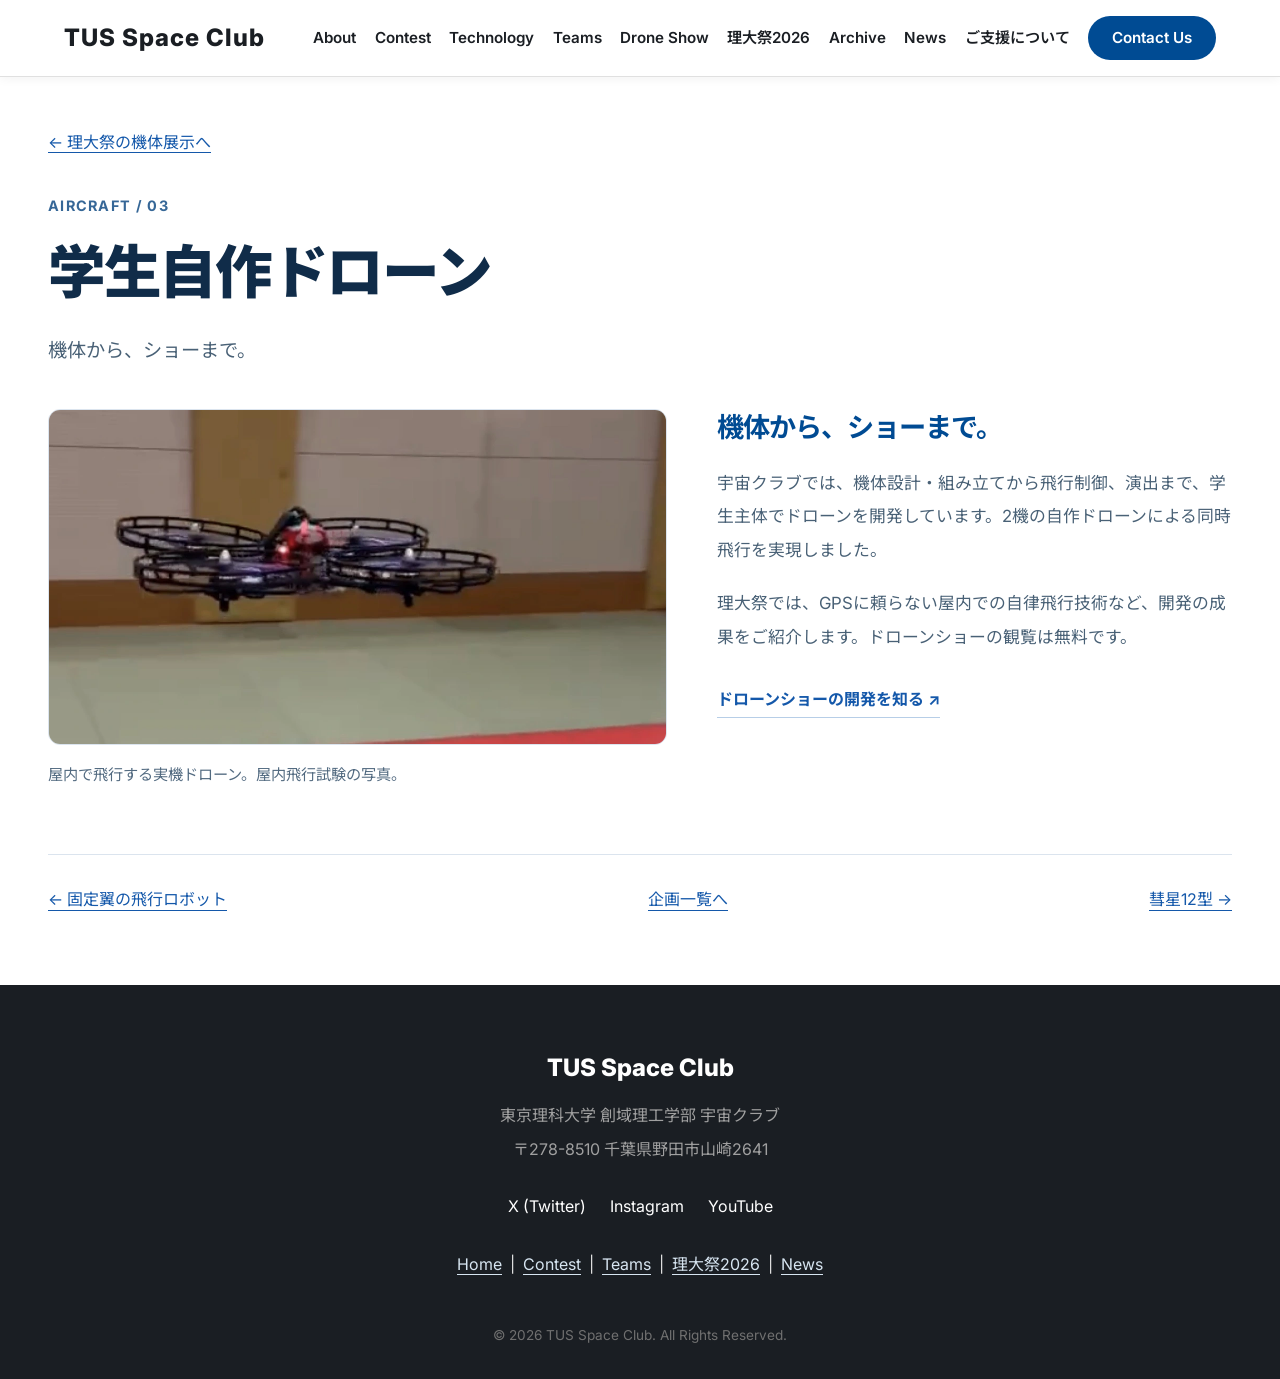
<file: aircraft-drone.html>
<!DOCTYPE html>
<html lang="ja">
<head>
    <meta charset="UTF-8">
    <meta name="viewport" content="width=device-width, initial-scale=1.0">
    <title>学生自作ドローン｜理大祭2026 宇宙クラブ</title>
    <meta name="description" content="機体の設計から飛行制御、演出まで。学生がつくる屋内ドローンショー。">
    <link rel="stylesheet" href="style.css">
    <link rel="stylesheet" href="ridaisai.css">
    <link rel="preconnect" href="https://fonts.googleapis.com">
    <link rel="preconnect" href="https://fonts.gstatic.com" crossorigin>
    <link href="https://fonts.googleapis.com/css2?family=Inter:wght@400;600;800&family=Noto+Sans+JP:wght@400;700;900&display=swap" rel="stylesheet">
</head>
<body class="festival festival-detail-page">
    <a class="festival-skip" href="#main">本文へスキップ</a>
    <div id="navbar-placeholder" data-scrolled="true"></div>
    <main id="main" class="festival-detail-main">
        <header class="festival-container festival-detail-header"><a href="hikosim.html#hikosim-exhibition-title" class="festival-detail-back">← 理大祭の機体展示へ</a><p class="festival-eyebrow">AIRCRAFT / 03</p><h1>学生自作ドローン</h1><p>機体から、ショーまで。</p></header>
        <article class="festival-container festival-detail-content"><figure class="festival-detail-figure"><img src="images/ridaisai-drone-flight.webp" width="1170" height="635" alt="プロペラガードを備えた自作ドローンの屋内飛行" loading="lazy"><figcaption>屋内で飛行する実機ドローン。屋内飛行試験の写真。</figcaption></figure><div class="festival-detail-copy"><h2>機体から、ショーまで。</h2><p>宇宙クラブでは、機体設計・組み立てから飛行制御、演出まで、学生主体でドローンを開発しています。2機の自作ドローンによる同時飛行を実現しました。</p><p>理大祭では、GPSに頼らない屋内での自律飛行技術など、開発の成果をご紹介します。ドローンショーの観覧は無料です。</p><div class="festival-detail-links"><a class="festival-text-link" href="drone-show.html">ドローンショーの開発を知る ↗</a></div></div></article>
        <nav class="festival-container festival-detail-nav" aria-label="ほかの機体ページ"><a href="aircraft-fixedwing.html">← 固定翼の飛行ロボット</a><a href="ridaisai.html#programs">企画一覧へ</a><a href="aircraft-suisei12.html">彗星12型 →</a></nav>
    </main>
    <div id="footer-placeholder"></div>
    <script src="components.js"></script><script src="script.js"></script>
</body>
</html>
</file>
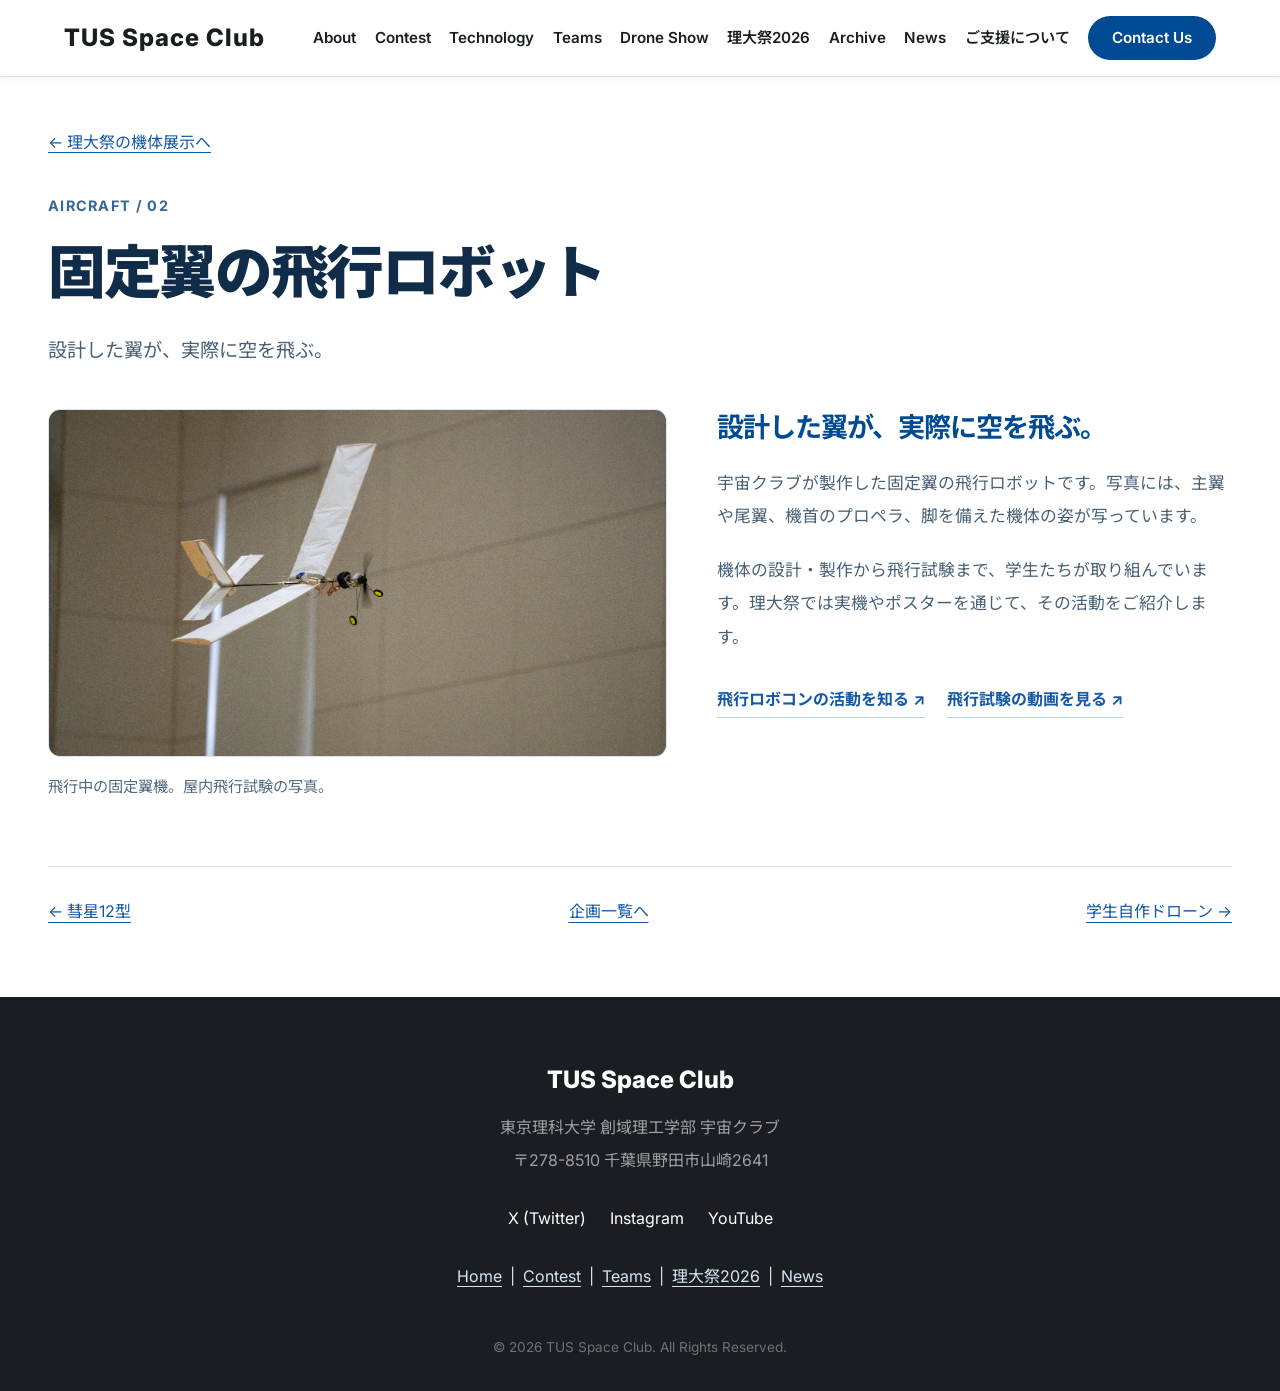
<file: aircraft-fixedwing.html>
<!DOCTYPE html>
<html lang="ja">
<head>
    <meta charset="UTF-8">
    <meta name="viewport" content="width=device-width, initial-scale=1.0">
    <title>固定翼の飛行ロボット｜理大祭2026 宇宙クラブ</title>
    <meta name="description" content="白い翼で空を飛ぶ飛行ロボット。機体の形と実際の飛行をご紹介します。">
    <link rel="stylesheet" href="style.css">
    <link rel="stylesheet" href="ridaisai.css">
    <link rel="preconnect" href="https://fonts.googleapis.com">
    <link rel="preconnect" href="https://fonts.gstatic.com" crossorigin>
    <link href="https://fonts.googleapis.com/css2?family=Inter:wght@400;600;800&family=Noto+Sans+JP:wght@400;700;900&display=swap" rel="stylesheet">
</head>
<body class="festival festival-detail-page">
    <a class="festival-skip" href="#main">本文へスキップ</a>
    <div id="navbar-placeholder" data-scrolled="true"></div>
    <main id="main" class="festival-detail-main">
        <header class="festival-container festival-detail-header"><a href="hikosim.html#hikosim-exhibition-title" class="festival-detail-back">← 理大祭の機体展示へ</a><p class="festival-eyebrow">AIRCRAFT / 02</p><h1>固定翼の飛行ロボット</h1><p>設計した翼が、実際に空を飛ぶ。</p></header>
        <article class="festival-container festival-detail-content"><figure class="festival-detail-figure"><img src="images/ridaisai-aircraft-flight.webp" width="1600" height="899" alt="白い主翼と尾翼を備えた固定翼の飛行ロボット" loading="lazy"><figcaption>飛行中の固定翼機。屋内飛行試験の写真。</figcaption></figure><div class="festival-detail-copy"><h2>設計した翼が、実際に空を飛ぶ。</h2><p>宇宙クラブが製作した固定翼の飛行ロボットです。写真には、主翼や尾翼、機首のプロペラ、脚を備えた機体の姿が写っています。</p><p>機体の設計・製作から飛行試験まで、学生たちが取り組んでいます。理大祭では実機やポスターを通じて、その活動をご紹介します。</p><div class="festival-detail-links"><a class="festival-text-link" href="contest.html">飛行ロボコンの活動を知る ↗</a><a class="festival-text-link" href="hikosim.html#hikosim-exhibition-title">飛行試験の動画を見る ↗</a></div></div></article>
        <nav class="festival-container festival-detail-nav" aria-label="ほかの機体ページ"><a href="aircraft-suisei12.html">← 彗星12型</a><a href="ridaisai.html#programs">企画一覧へ</a><a href="aircraft-drone.html">学生自作ドローン →</a></nav>
    </main>
    <div id="footer-placeholder"></div>
    <script src="components.js"></script><script src="script.js"></script>
</body>
</html>
</file>
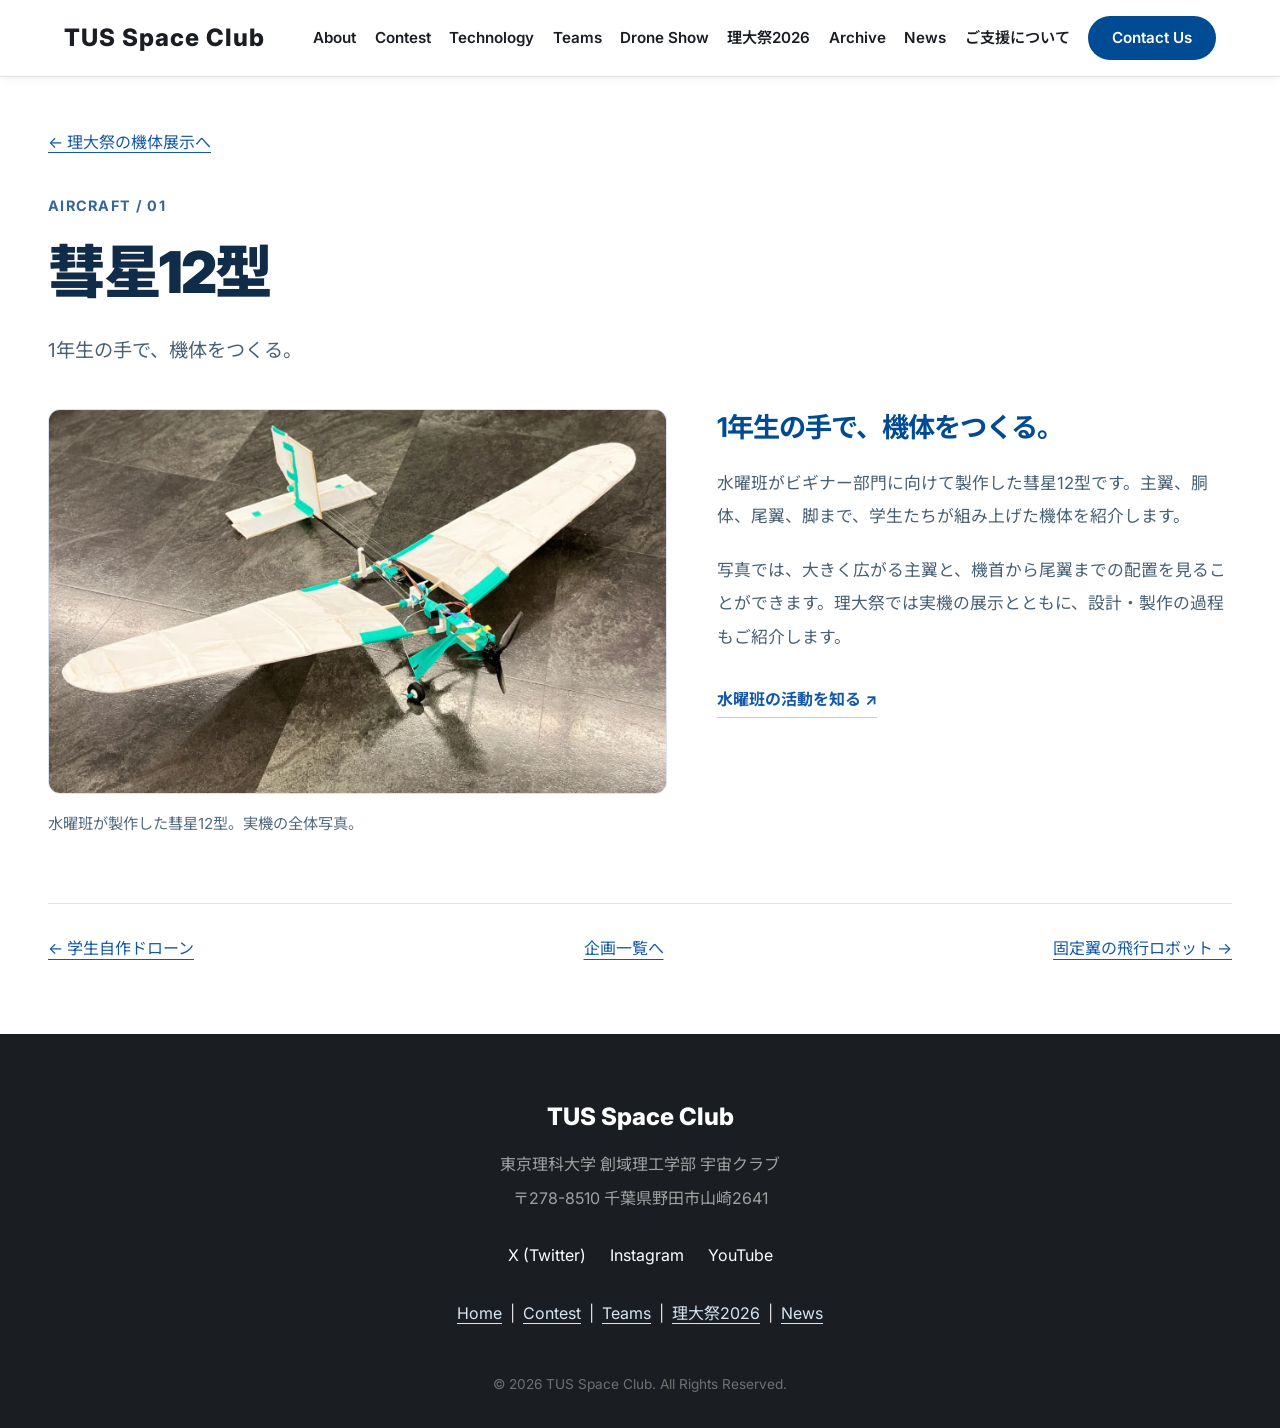
<file: aircraft-suisei12.html>
<!DOCTYPE html>
<html lang="ja">
<head>
    <meta charset="UTF-8">
    <meta name="viewport" content="width=device-width, initial-scale=1.0">
    <title>彗星12型｜理大祭2026 宇宙クラブ</title>
    <meta name="description" content="1年生が中心の水曜班による機体。主翼から尾翼まで、全体の形をご紹介します。">
    <link rel="stylesheet" href="style.css">
    <link rel="stylesheet" href="ridaisai.css">
    <link rel="preconnect" href="https://fonts.googleapis.com">
    <link rel="preconnect" href="https://fonts.gstatic.com" crossorigin>
    <link href="https://fonts.googleapis.com/css2?family=Inter:wght@400;600;800&family=Noto+Sans+JP:wght@400;700;900&display=swap" rel="stylesheet">
</head>
<body class="festival festival-detail-page">
    <a class="festival-skip" href="#main">本文へスキップ</a>
    <div id="navbar-placeholder" data-scrolled="true"></div>
    <main id="main" class="festival-detail-main">
        <header class="festival-container festival-detail-header"><a href="hikosim.html#hikosim-exhibition-title" class="festival-detail-back">← 理大祭の機体展示へ</a><p class="festival-eyebrow">AIRCRAFT / 01</p><h1>彗星12型</h1><p>1年生の手で、機体をつくる。</p></header>
        <article class="festival-container festival-detail-content"><figure class="festival-detail-figure"><img src="images/ridaisai-suisei12.webp" width="1447" height="900" alt="水曜班が製作した彗星12型の機体全体" loading="lazy"><figcaption>水曜班が製作した彗星12型。実機の全体写真。</figcaption></figure><div class="festival-detail-copy"><h2>1年生の手で、機体をつくる。</h2><p>水曜班がビギナー部門に向けて製作した彗星12型です。主翼、胴体、尾翼、脚まで、学生たちが組み上げた機体を紹介します。</p><p>写真では、大きく広がる主翼と、機首から尾翼までの配置を見ることができます。理大祭では実機の展示とともに、設計・製作の過程もご紹介します。</p><div class="festival-detail-links"><a class="festival-text-link" href="teams.html#wednesday-team">水曜班の活動を知る ↗</a></div></div></article>
        <nav class="festival-container festival-detail-nav" aria-label="ほかの機体ページ"><a href="aircraft-drone.html">← 学生自作ドローン</a><a href="ridaisai.html#programs">企画一覧へ</a><a href="aircraft-fixedwing.html">固定翼の飛行ロボット →</a></nav>
    </main>
    <div id="footer-placeholder"></div>
    <script src="components.js"></script><script src="script.js"></script>
</body>
</html>
</file>
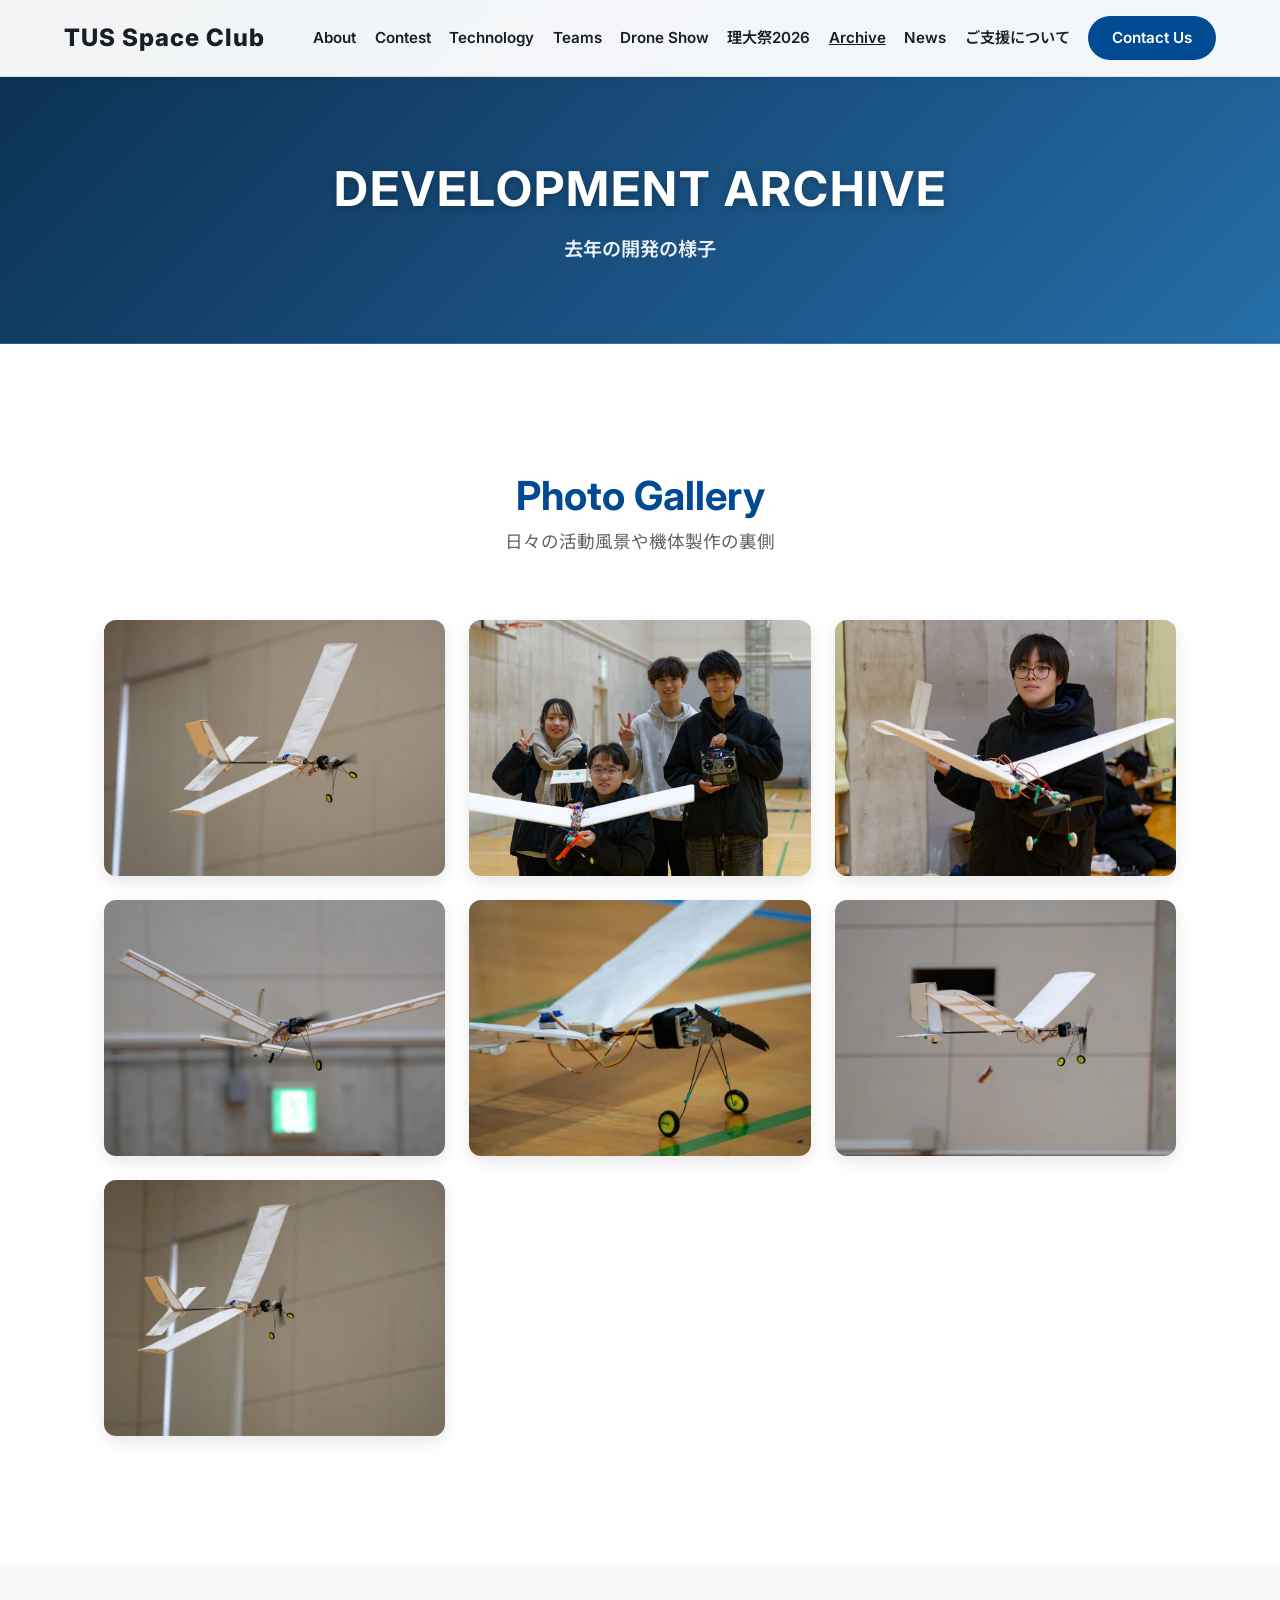
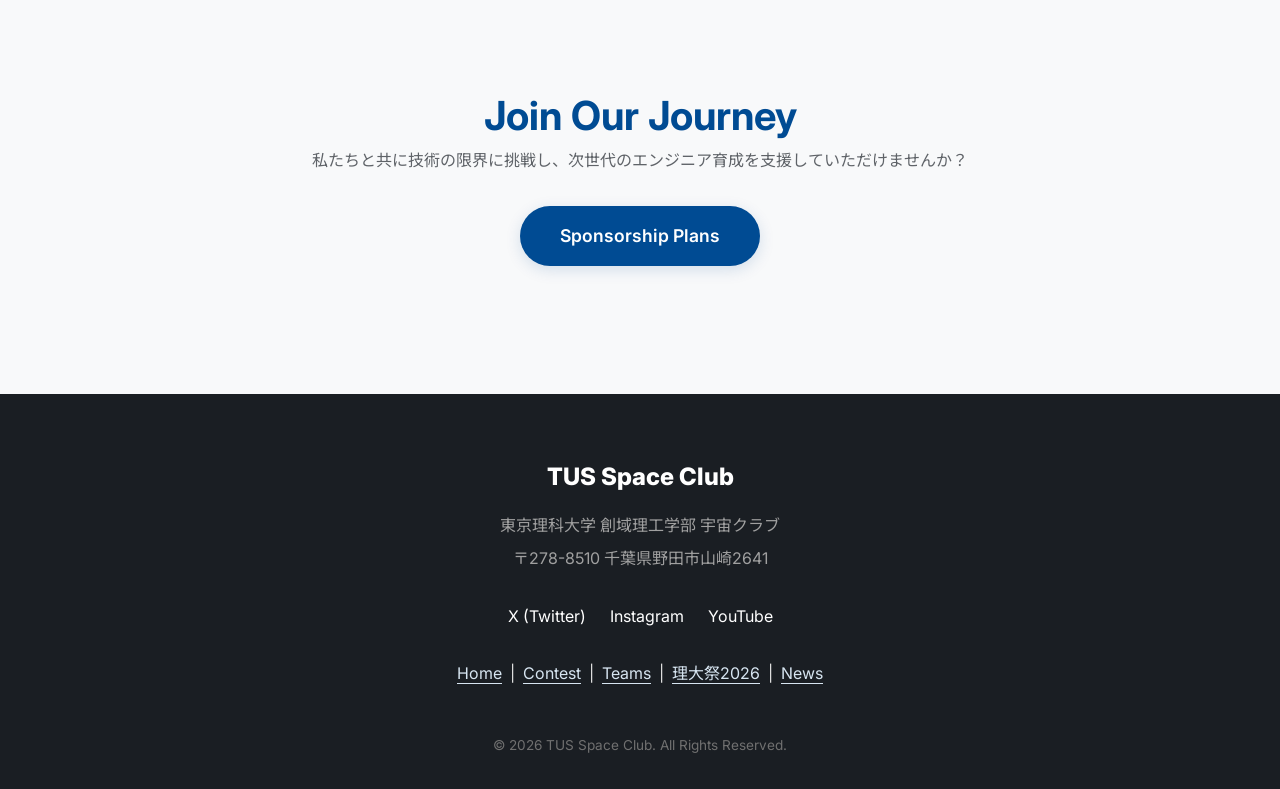
<file: archive.html>
<!DOCTYPE html>
<html lang="ja">
<head>
    <meta charset="UTF-8">
    <meta name="viewport" content="width=device-width, initial-scale=1.0">
    <title>去年の開発の様子 | TUS Space Club</title>
    <meta name="description" content="東京理科大学創域理工学部 宇宙クラブの去年の開発風景や活動記録のアーカイブです。">
    <link rel="stylesheet" href="style.css">
    <link rel="preconnect" href="https://fonts.googleapis.com">
    <link rel="preconnect" href="https://fonts.gstatic.com" crossorigin>
    <link href="https://fonts.googleapis.com/css2?family=Inter:wght@400;600;800&family=Noto+Sans+JP:wght@400;700;900&display=swap" rel="stylesheet">
</head>
<body>
    <div id="navbar-placeholder" data-scrolled="true"></div>

    <header class="page-hero">
        <div class="page-hero-content fade-in-up">
            <h1>DEVELOPMENT ARCHIVE</h1>
            <p>去年の開発の様子</p>
        </div>
    </header>

    <main>
        <section class="section-container bg-lighter">
            <div class="section-header fade-in">
                <h2>Photo Gallery</h2>
                <p>日々の活動風景や機体製作の裏側</p>
            </div>
            
            <div class="gallery-grid">
                <div class="gallery-item fade-in-up" style="animation-delay: 0.1s;">
                    <img src="images/DSC08933.webp" alt="Gallery Image 1" loading="lazy">
                </div>
                <div class="gallery-item fade-in-up" style="animation-delay: 0.2s;">
                    <img src="images/DSC01641_DxO.webp" alt="Gallery Image 2" loading="lazy">
                </div>
                <div class="gallery-item fade-in-up" style="animation-delay: 0.3s;">
                    <img src="images/DSC01662_DxO.webp" alt="Gallery Image 3" loading="lazy">
                </div>
                <div class="gallery-item fade-in-up" style="animation-delay: 0.4s;">
                    <img src="images/DSC02704.webp" alt="Gallery Image 4" loading="lazy">
                </div>
                <div class="gallery-item fade-in-up" style="animation-delay: 0.5s;">
                    <img src="images/DSC03128.webp" alt="Gallery Image 5" loading="lazy">
                </div>
                <div class="gallery-item fade-in-up" style="animation-delay: 0.6s;">
                    <img src="images/DSC08921.webp" alt="Gallery Image 6" loading="lazy">
                </div>
                <div class="gallery-item fade-in-up" style="animation-delay: 0.7s;">
                    <img src="images/DSC08932.webp" alt="Gallery Image 7" loading="lazy">
                </div>
            </div>
        </section>

        <!-- CTA -->
        <section class="section-container bg-darker" style="text-align: center;">
            <div class="fade-in-up">
                <h2>Join Our Journey</h2>
                <p style="color: var(--text-secondary); margin-bottom: 2rem;">私たちと共に技術の限界に挑戦し、次世代のエンジニア育成を支援していただけませんか？</p>
                <a href="index.html#support" class="btn-primary">Sponsorship Plans</a>
            </div>
        </section>
    </main>

    <div id="footer-placeholder"></div>

    <script src="components.js"></script>
    <script src="script.js"></script>
</body>
</html>
</file>
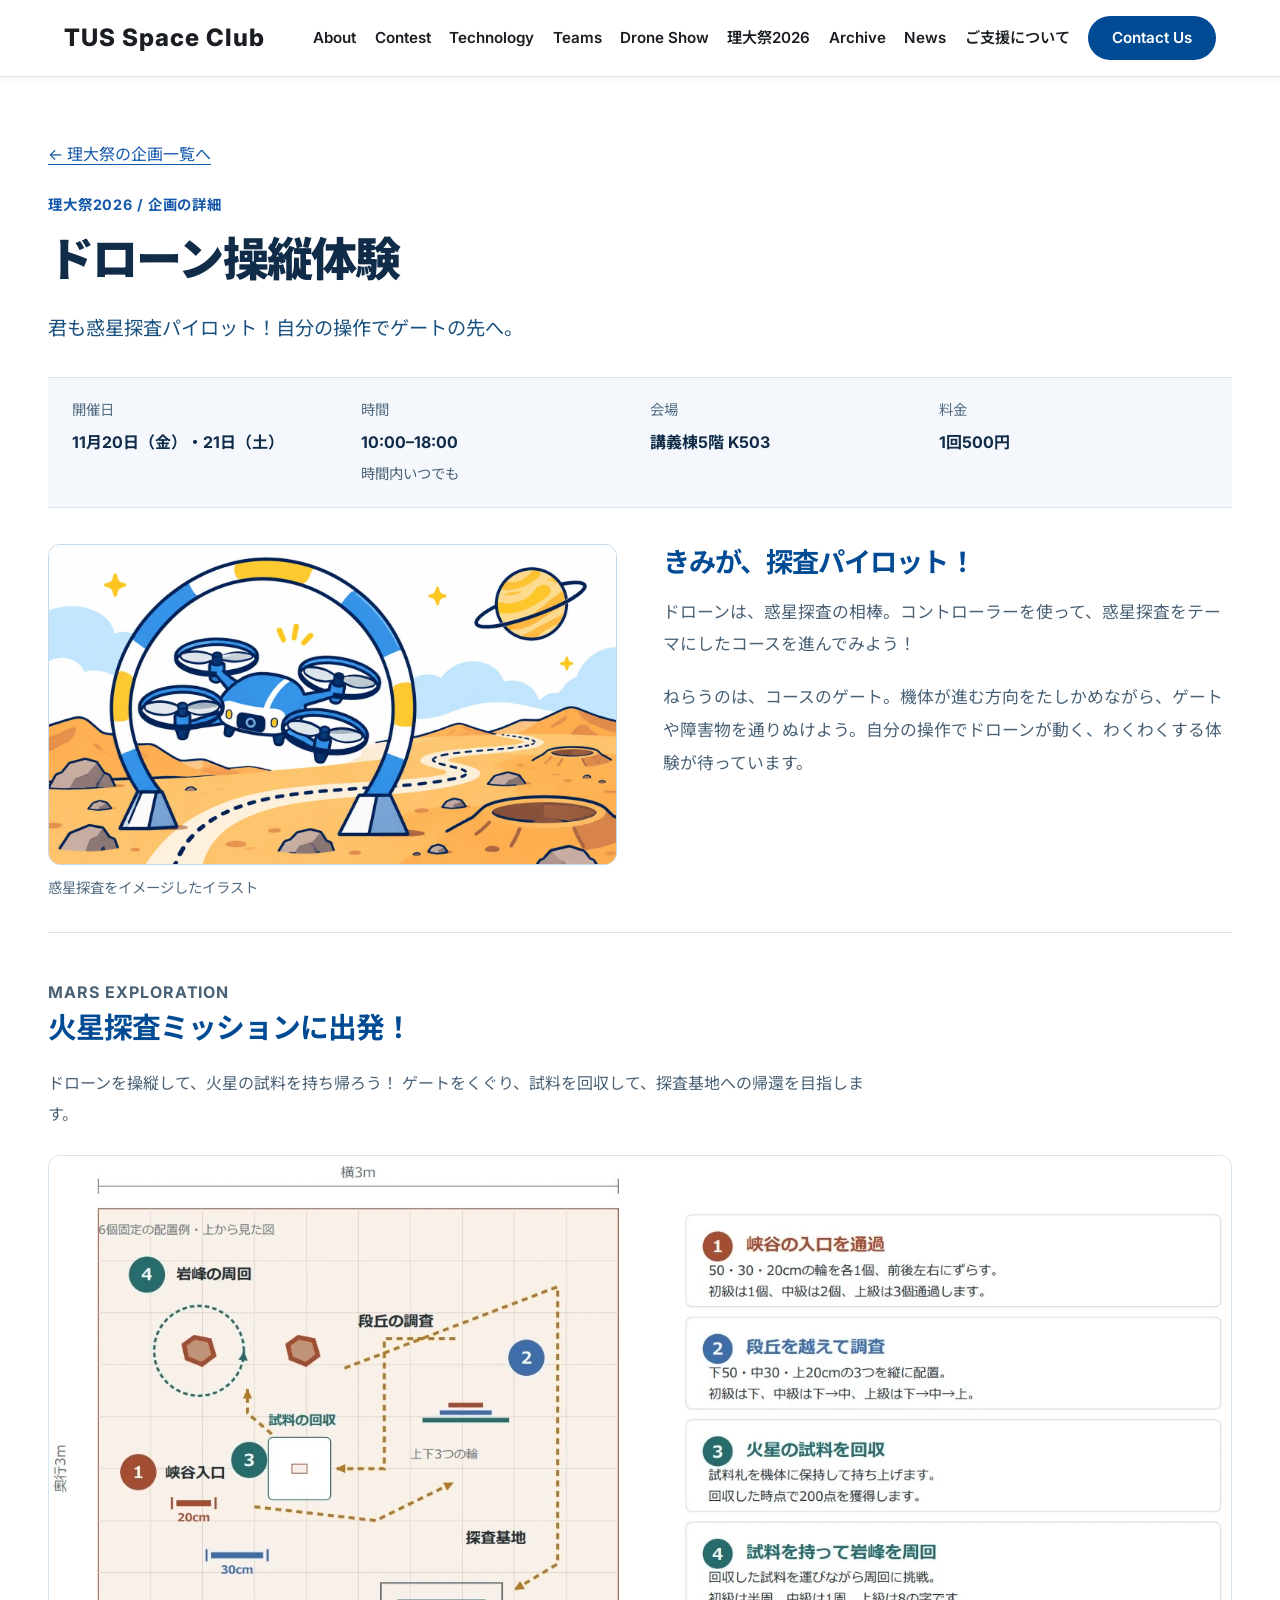
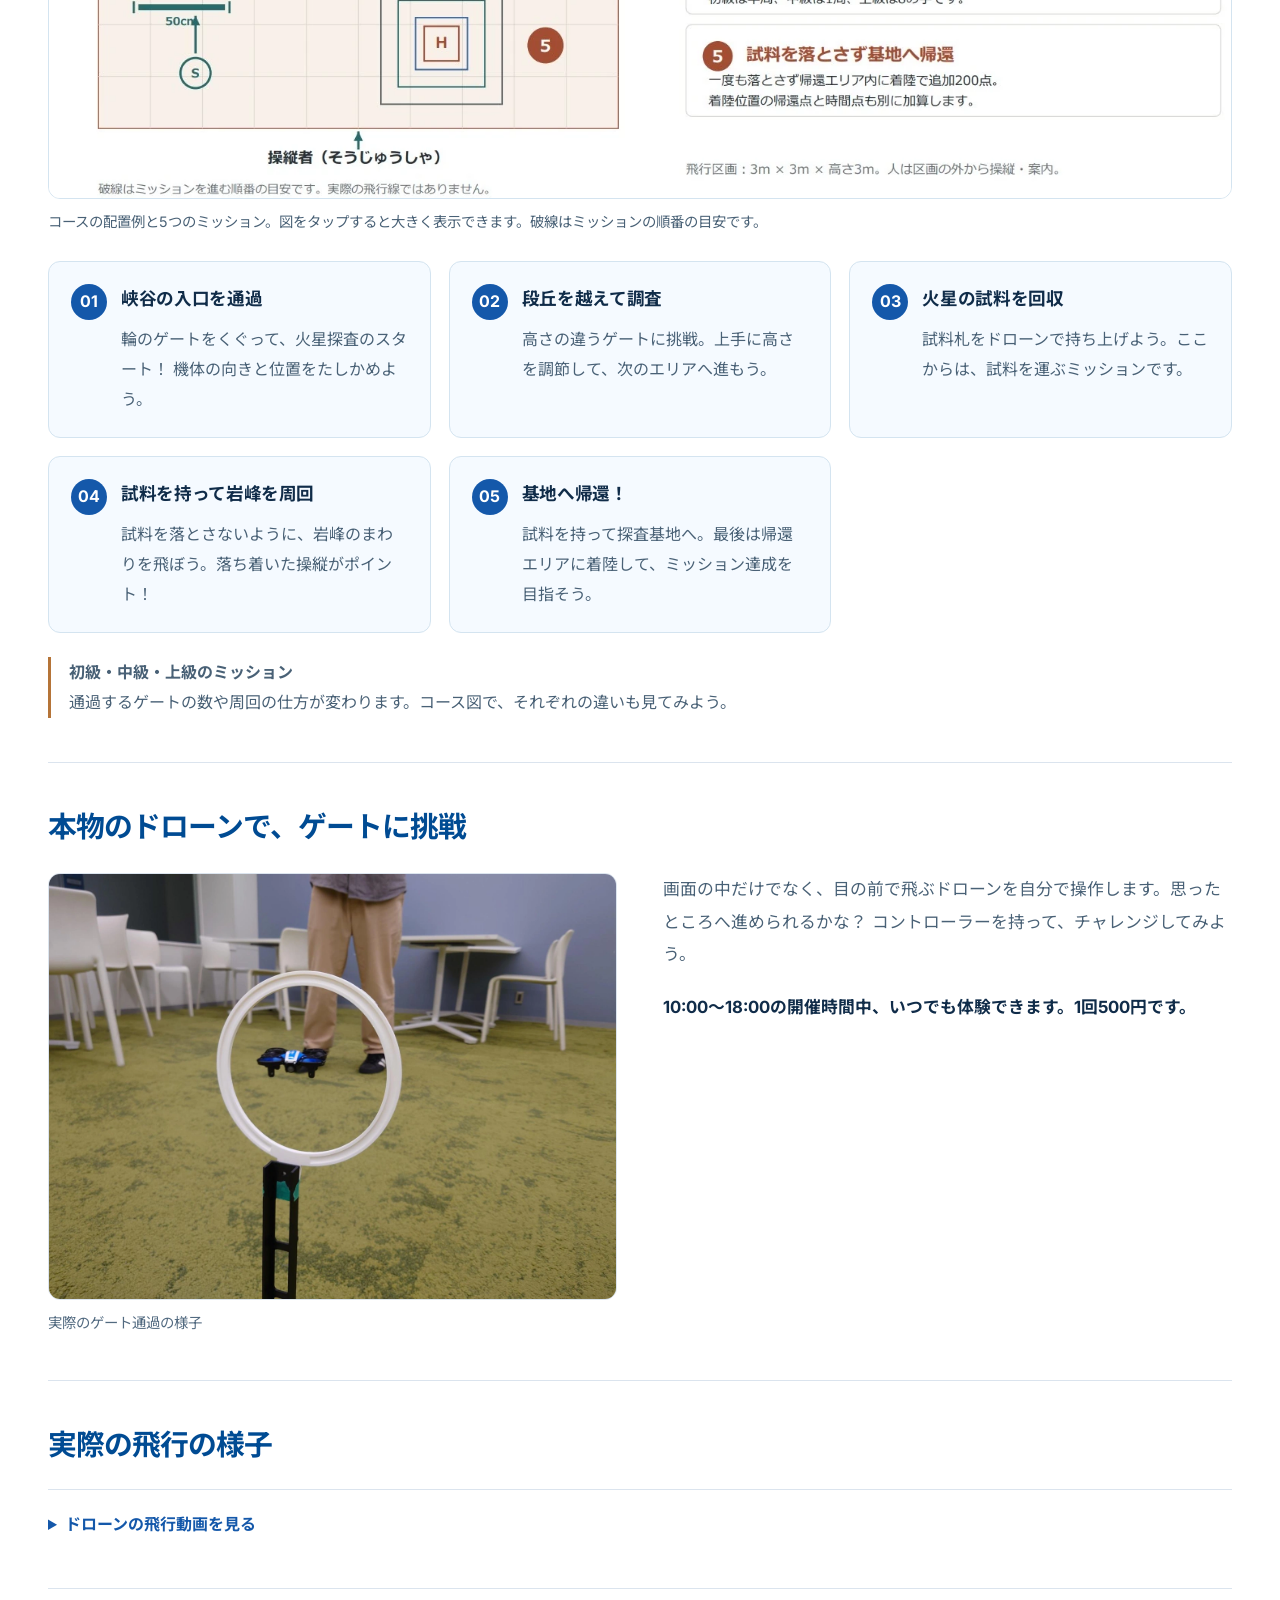
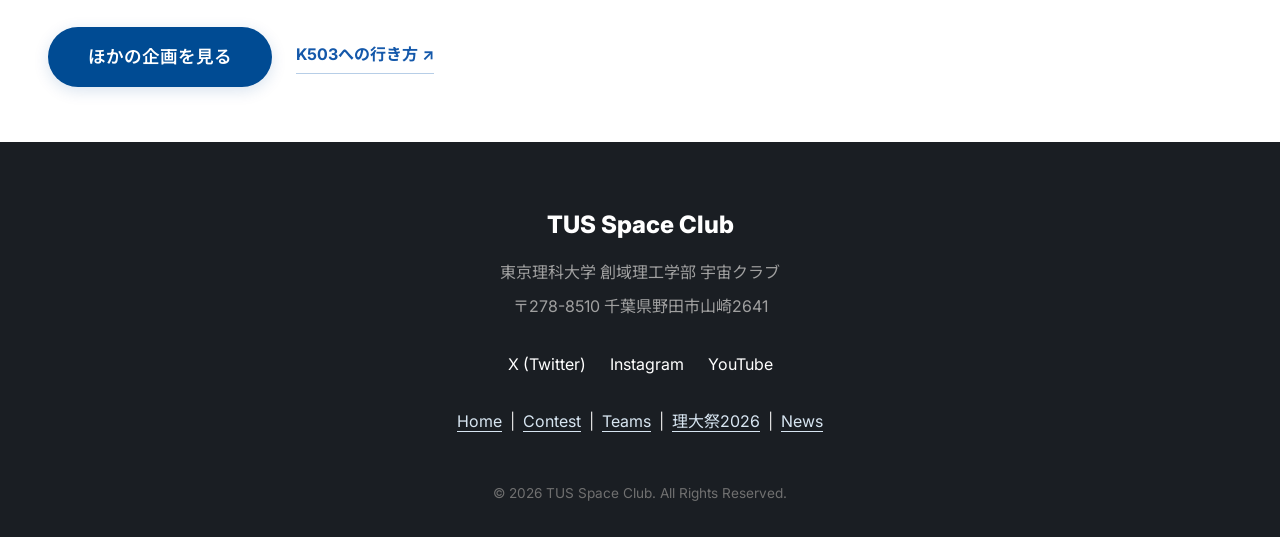
<file: drone-experience.html>
<!DOCTYPE html>
<html lang="ja"><head>
    <link rel="icon" href="favicon.ico" sizes="any">
　　<link rel="icon" type="image/png" sizes="400x400" href="favicon.png">
    <meta charset="UTF-8"><meta name="viewport" content="width=device-width, initial-scale=1.0">
    <title>ドローン操縦体験｜理大祭2026 東京理科大学 宇宙クラブ</title>
    <meta name="description" content="コントローラーでドローンを操縦し、惑星探査コースに挑戦。理大祭2026、講義棟K503、10〜18時、1回500円。">
    <link rel="stylesheet" href="style.css"><link rel="stylesheet" href="ridaisai.css"><link rel="stylesheet" href="festival-pages.css">
    <link rel="preconnect" href="https://fonts.googleapis.com"><link rel="preconnect" href="https://fonts.gstatic.com" crossorigin>
    <link href="https://fonts.googleapis.com/css2?family=Inter:wght@400;600;800&family=Noto+Sans+JP:wght@400;700;900&display=swap" rel="stylesheet">
</head>
<body class="festival festival-visit-page planet-experience-page">
<a class="festival-skip" href="#main">本文へスキップ</a>
<div id="navbar-placeholder" data-scrolled="true"></div>
<main id="main"><header class="route-header route-container"><a class="route-back" href="ridaisai.html#programs">← 理大祭の企画一覧へ</a><p class="route-kicker">理大祭2026 / 企画の詳細</p><h1>ドローン操縦体験</h1><p class="route-lead">君も惑星探査パイロット！自分の操作でゲートの先へ。</p></header><dl class="route-facts route-container"><div><dt>開催日</dt><dd><time datetime="2026-11-20">11月20日（金）</time><time datetime="2026-11-21">・21日（土）</time></dd></div><div><dt>時間</dt><dd>10:00–18:00<span class="route-hours-note">時間内いつでも</span></dd></div><div><dt>会場</dt><dd>講義棟5階 K503</dd></div><div><dt>料金</dt><dd>1回500円</dd></div></dl><section class="route-container route-feature planet-feature"><figure class="route-photo planet-illustration"><img src="images/ridaisai-planet-mission.webp" width="1536" height="864" alt="ドローンが惑星探査に出発するイメージイラスト" loading="lazy"><figcaption>惑星探査をイメージしたイラスト</figcaption></figure><div class="route-copy"><h2>きみが、探査パイロット！</h2><p>ドローンは、惑星探査の相棒。コントローラーを使って、惑星探査をテーマにしたコースを進んでみよう！</p><p>ねらうのは、コースのゲート。機体が進む方向をたしかめながら、ゲートや障害物を通りぬけよう。自分の操作でドローンが動く、わくわくする体験が待っています。</p></div></section>
<section class="route-container route-section mars-mission" id="mars-mission" aria-labelledby="mars-mission-title">
<p class="route-kicker">MARS EXPLORATION</p><h2 id="mars-mission-title">火星探査ミッションに出発！</h2>
<p class="mars-mission-lead">ドローンを操縦して、火星の試料を持ち帰ろう！ ゲートをくぐり、試料を回収して、探査基地への帰還を目指します。</p>
<figure class="mars-course-map"><a href="images/ridaisai-mars-course.webp" target="_blank" rel="noopener" aria-label="火星探査ミッションのコース図を大きく開く"><img src="images/ridaisai-mars-course.webp" width="1560" height="847" loading="lazy" alt="火星探査コースの配置例。峡谷の入口、段丘、試料回収、岩峰周回、基地への帰還の5つのミッションを示した図。"></a><figcaption>コースの配置例と5つのミッション。図をタップすると大きく表示できます。破線はミッションの順番の目安です。</figcaption></figure>
<ol class="mars-mission-steps">
<li><span aria-hidden="true">01</span><div><h3>峡谷の入口を通過</h3><p>輪のゲートをくぐって、火星探査のスタート！ 機体の向きと位置をたしかめよう。</p></div></li>
<li><span aria-hidden="true">02</span><div><h3>段丘を越えて調査</h3><p>高さの違うゲートに挑戦。上手に高さを調節して、次のエリアへ進もう。</p></div></li>
<li><span aria-hidden="true">03</span><div><h3>火星の試料を回収</h3><p>試料札をドローンで持ち上げよう。ここからは、試料を運ぶミッションです。</p></div></li>
<li><span aria-hidden="true">04</span><div><h3>試料を持って岩峰を周回</h3><p>試料を落とさないように、岩峰のまわりを飛ぼう。落ち着いた操縦がポイント！</p></div></li>
<li><span aria-hidden="true">05</span><div><h3>基地へ帰還！</h3><p>試料を持って探査基地へ。最後は帰還エリアに着陸して、ミッション達成を目指そう。</p></div></li>
</ol><p class="mars-level-note"><strong>初級・中級・上級のミッション</strong><br>通過するゲートの数や周回の仕方が変わります。コース図で、それぞれの違いも見てみよう。</p></section>
<section class="route-container route-section planet-course-photo" aria-labelledby="planet-course-title"><h2 id="planet-course-title">本物のドローンで、ゲートに挑戦</h2><div class="route-feature"><figure class="route-photo"><img src="images/ridaisai-pilot-gate.webp" alt="操縦体験のドローンがリング状のゲートを通過する実際の様子" loading="lazy"><figcaption>実際のゲート通過の様子</figcaption></figure><div class="route-copy"><p>画面の中だけでなく、目の前で飛ぶドローンを自分で操作します。思ったところへ進められるかな？ コントローラーを持って、チャレンジしてみよう。</p><p><strong>10:00〜18:00の開催時間中、いつでも体験できます。1回500円です。</strong></p></div></div></section><section class="route-container route-section"><h2>実際の飛行の様子</h2><details class="festival-video-demo"><summary>ドローンの飛行動画を見る</summary><div class="festival-video-content"><video controls playsinline preload="none" data-src="videos/ridaisai-drone-flight-private.mp4" poster="images/ridaisai-drone-flight-poster.webp" aria-label="ドローンの飛行動画を見る"></video><p>屋内での飛行の様子です。</p><p class="festival-media-error" hidden>動画を読み込めませんでした。時間をおいてもう一度お試しください。</p></div></details></section><div class="route-container route-end-links"><a class="btn-primary" href="ridaisai.html#programs">ほかの企画を見る</a><a class="festival-text-link" href="ridaisai-access.html">K503への行き方 ↗</a></div></main>
<div id="footer-placeholder"></div>
<script src="components.js"></script><script src="script.js"></script><script src="ridaisai.js"></script>
</body></html>
</file>
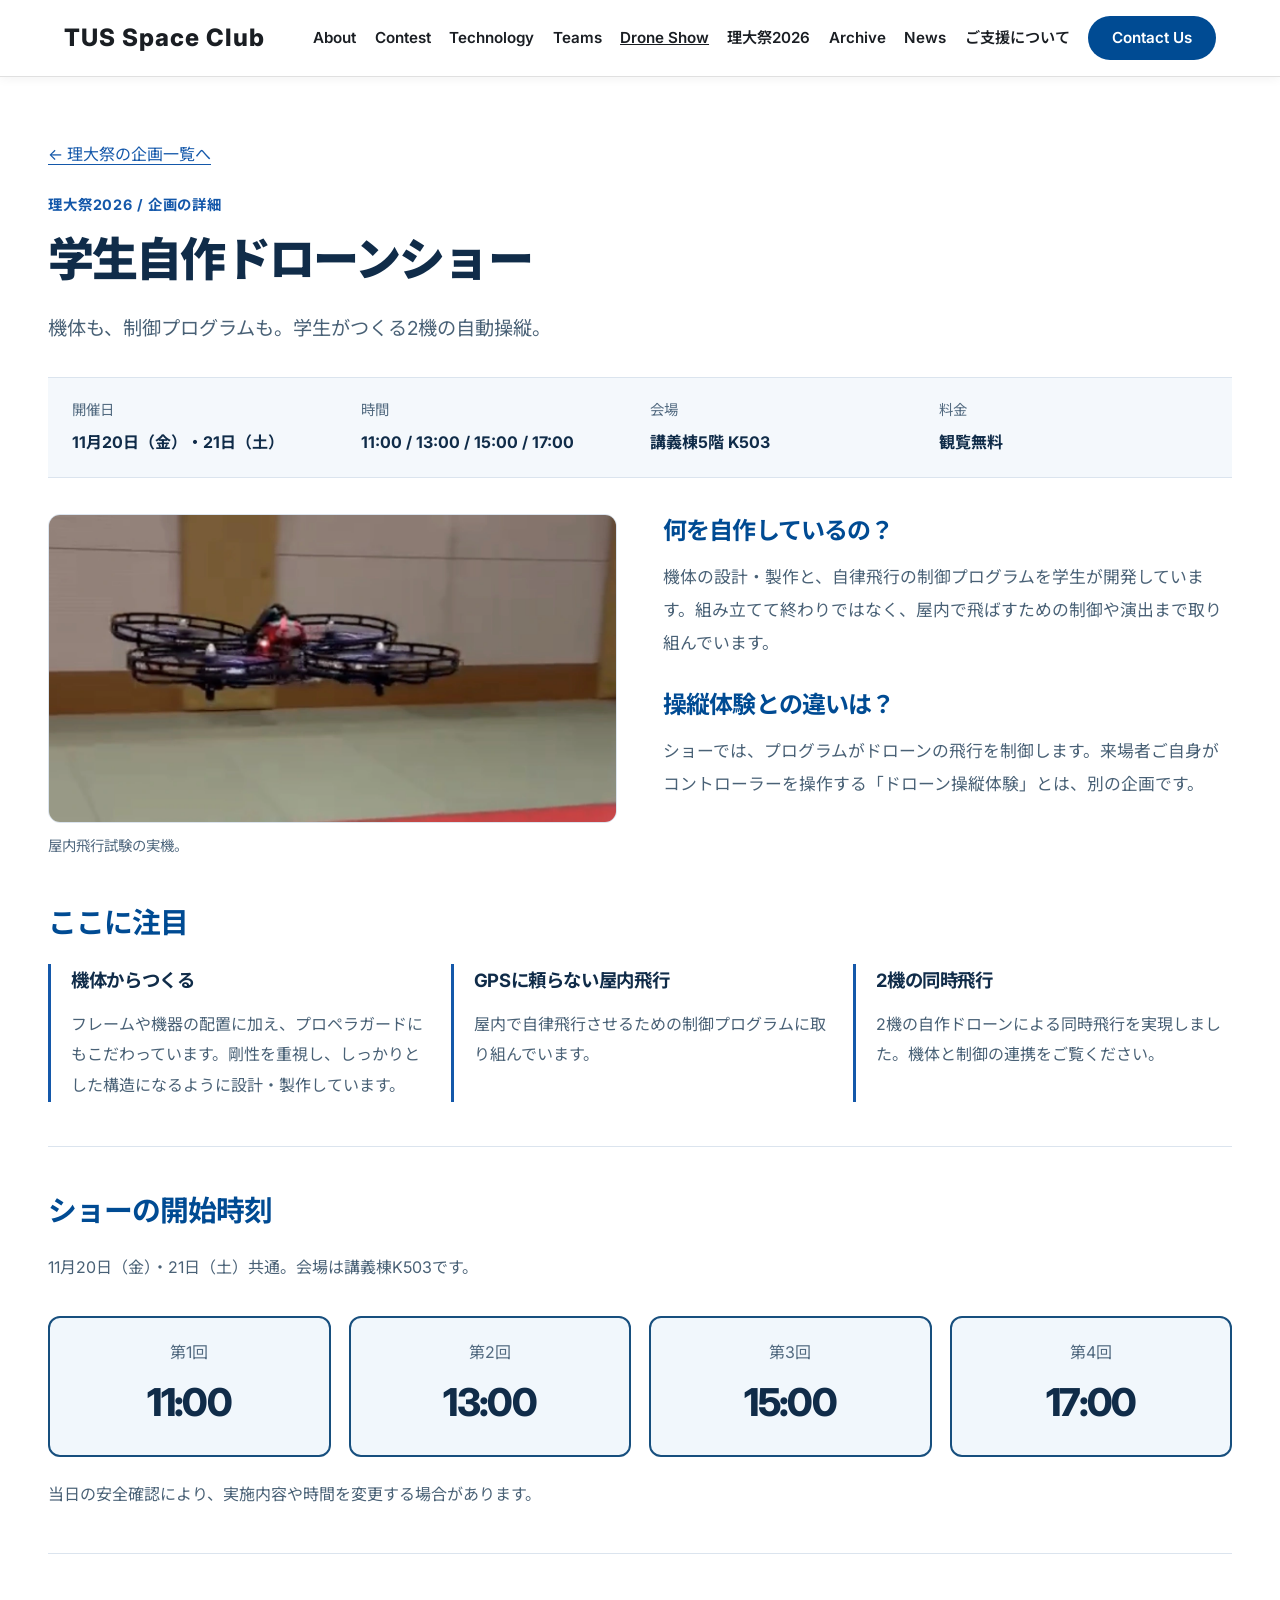
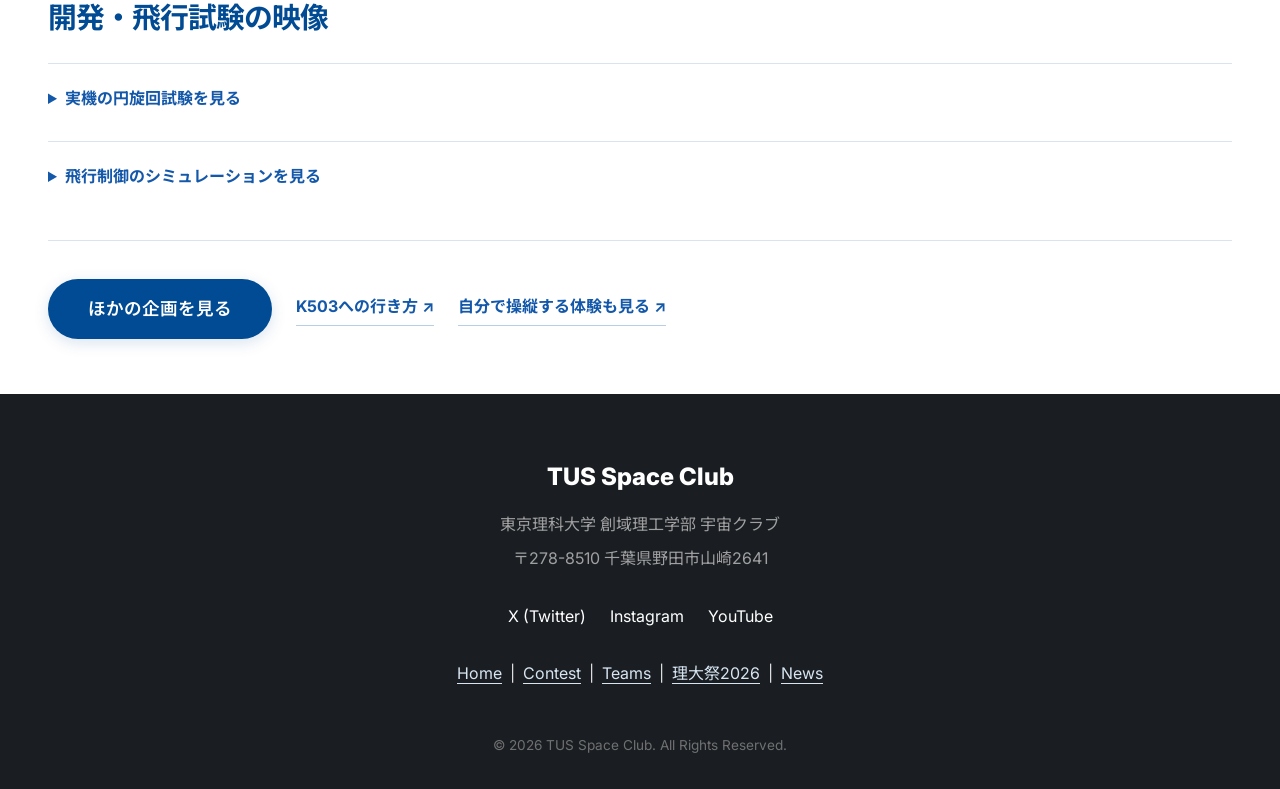
<file: drone-show.html>
<!DOCTYPE html>
<html lang="ja"><head>
    <link rel="icon" href="favicon.ico" sizes="any">
　　<link rel="icon" type="image/png" sizes="400x400" href="favicon.png">
    <meta charset="UTF-8"><meta name="viewport" content="width=device-width, initial-scale=1.0">
    <title>学生自作ドローンショー｜理大祭2026 東京理科大学 宇宙クラブ</title>
    <meta name="description" content="学生が機体と制御プログラムを開発。2機の自作ドローンによる屋内の自動操縦ショー。理大祭2026、講義棟K503、観覧無料。">
    <link rel="stylesheet" href="style.css"><link rel="stylesheet" href="ridaisai.css"><link rel="stylesheet" href="festival-pages.css">
    <link rel="preconnect" href="https://fonts.googleapis.com"><link rel="preconnect" href="https://fonts.gstatic.com" crossorigin>
    <link href="https://fonts.googleapis.com/css2?family=Inter:wght@400;600;800&family=Noto+Sans+JP:wght@400;700;900&display=swap" rel="stylesheet">
</head>
<body class="festival festival-visit-page">
<a class="festival-skip" href="#main">本文へスキップ</a>
<div id="navbar-placeholder" data-scrolled="true"></div>
<main id="main"><header class="route-header route-container"><a class="route-back" href="ridaisai.html#programs">← 理大祭の企画一覧へ</a><p class="route-kicker">理大祭2026 / 企画の詳細</p><h1>学生自作ドローンショー</h1><p class="route-lead">機体も、制御プログラムも。学生がつくる2機の自動操縦。</p></header><dl class="route-facts route-container"><div><dt>開催日</dt><dd><time datetime="2026-11-20">11月20日（金）</time><time datetime="2026-11-21">・21日（土）</time></dd></div><div><dt>時間</dt><dd>11:00 / 13:00 / 15:00 / 17:00</dd></div><div><dt>会場</dt><dd>講義棟5階 K503</dd></div><div><dt>料金</dt><dd>観覧無料</dd></div></dl><section class="route-container route-feature"><figure class="route-photo"><img src="images/ridaisai-drone-flight.webp" alt="屋内飛行試験中の自作ドローン" loading="lazy"><figcaption>屋内飛行試験の実機。</figcaption></figure><div class="route-copy"><h2>何を自作しているの？</h2><p>機体の設計・製作と、自律飛行の制御プログラムを学生が開発しています。組み立てて終わりではなく、屋内で飛ばすための制御や演出まで取り組んでいます。</p><h2>操縦体験との違いは？</h2><p>ショーでは、プログラムがドローンの飛行を制御します。来場者ご自身がコントローラーを操作する「ドローン操縦体験」とは、別の企画です。</p></div></section>
<section class="route-container route-section"><h2>ここに注目</h2><div class="route-points"><div><h3>機体からつくる</h3><p>フレームや機器の配置に加え、プロペラガードにもこだわっています。剛性を重視し、しっかりとした構造になるように設計・製作しています。</p></div><div><h3>GPSに頼らない屋内飛行</h3><p>屋内で自律飛行させるための制御プログラムに取り組んでいます。</p></div><div><h3>2機の同時飛行</h3><p>2機の自作ドローンによる同時飛行を実現しました。機体と制御の連携をご覧ください。</p></div></div></section>
<section class="route-container route-section" id="schedule"><h2>ショーの開始時刻</h2><p>11月20日（金）・21日（土）共通。会場は講義棟K503です。</p><ol class="festival-show-times" aria-label="両日のショー開始時刻"><li><span>第1回</span><time datetime="11:00">11:00</time></li><li><span>第2回</span><time datetime="13:00">13:00</time></li><li><span>第3回</span><time datetime="15:00">15:00</time></li><li><span>第4回</span><time datetime="17:00">17:00</time></li></ol><p class="route-note">当日の安全確認により、実施内容や時間を変更する場合があります。</p></section><section class="route-container route-section"><h2>開発・飛行試験の映像</h2><details class="festival-video-demo"><summary>実機の円旋回試験を見る</summary><div class="festival-video-content"><video controls playsinline preload="none" data-src="videos/ridaisai-drone-circle.mp4" poster="images/ridaisai-drone-circle-poster.webp" aria-label="実機の円旋回試験を見る"></video><p>開発時の円旋回試験の映像です。</p><p class="festival-media-error" hidden>動画を読み込めませんでした。時間をおいてもう一度お試しください。</p></div></details><details class="festival-video-demo"><summary>飛行制御のシミュレーションを見る</summary><div class="festival-video-content"><video controls playsinline preload="none" data-src="videos/ridaisai-development-simulation.mp4" poster="images/ridaisai-simulation-poster.webp" aria-label="飛行制御のシミュレーションを見る"></video><p>飛行制御の検証に使用したシミュレーションです。</p><p class="festival-media-error" hidden>動画を読み込めませんでした。時間をおいてもう一度お試しください。</p></div></details></section><div class="route-container route-end-links"><a class="btn-primary" href="ridaisai.html#programs">ほかの企画を見る</a><a class="festival-text-link" href="ridaisai-access.html">K503への行き方 ↗</a><a class="festival-text-link" href="drone-experience.html">自分で操縦する体験も見る ↗</a></div></main>
<div id="footer-placeholder"></div>
<script src="components.js"></script><script src="script.js"></script><script src="ridaisai.js"></script>
</body></html>
</file>
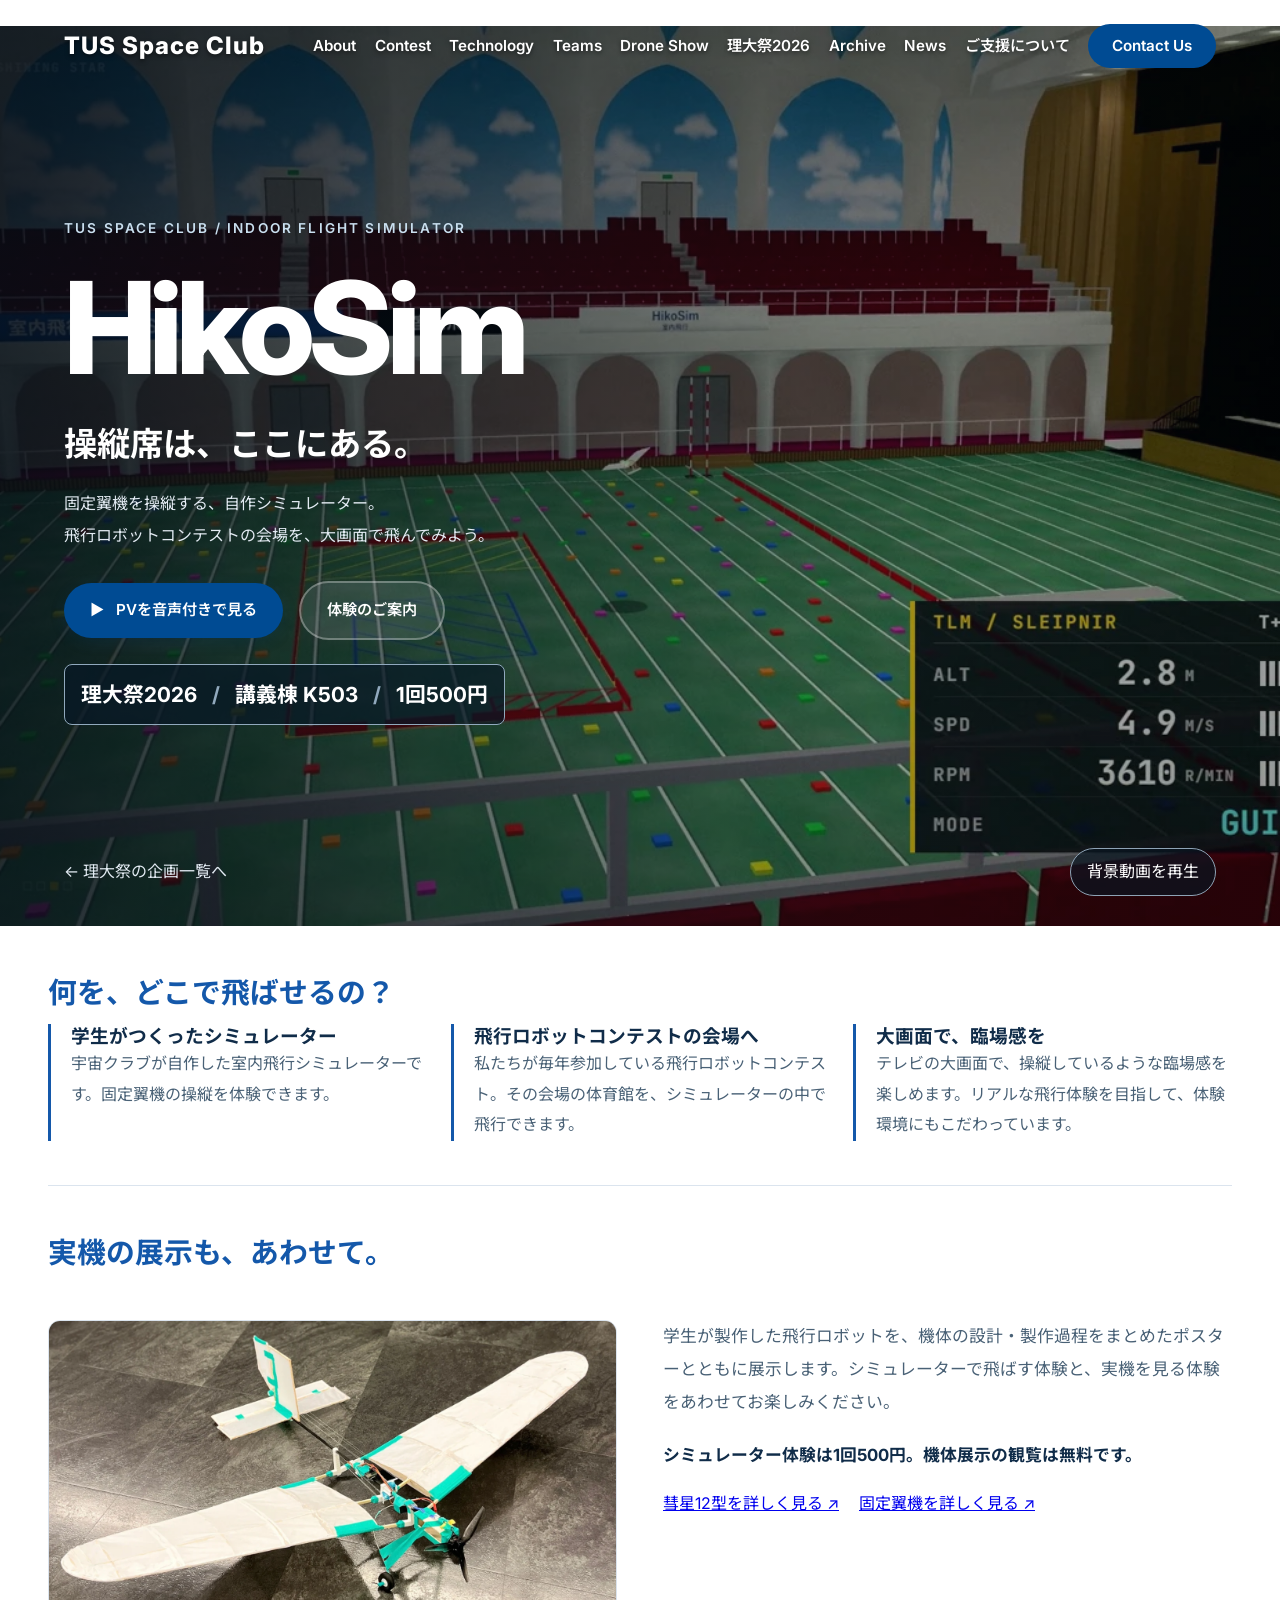
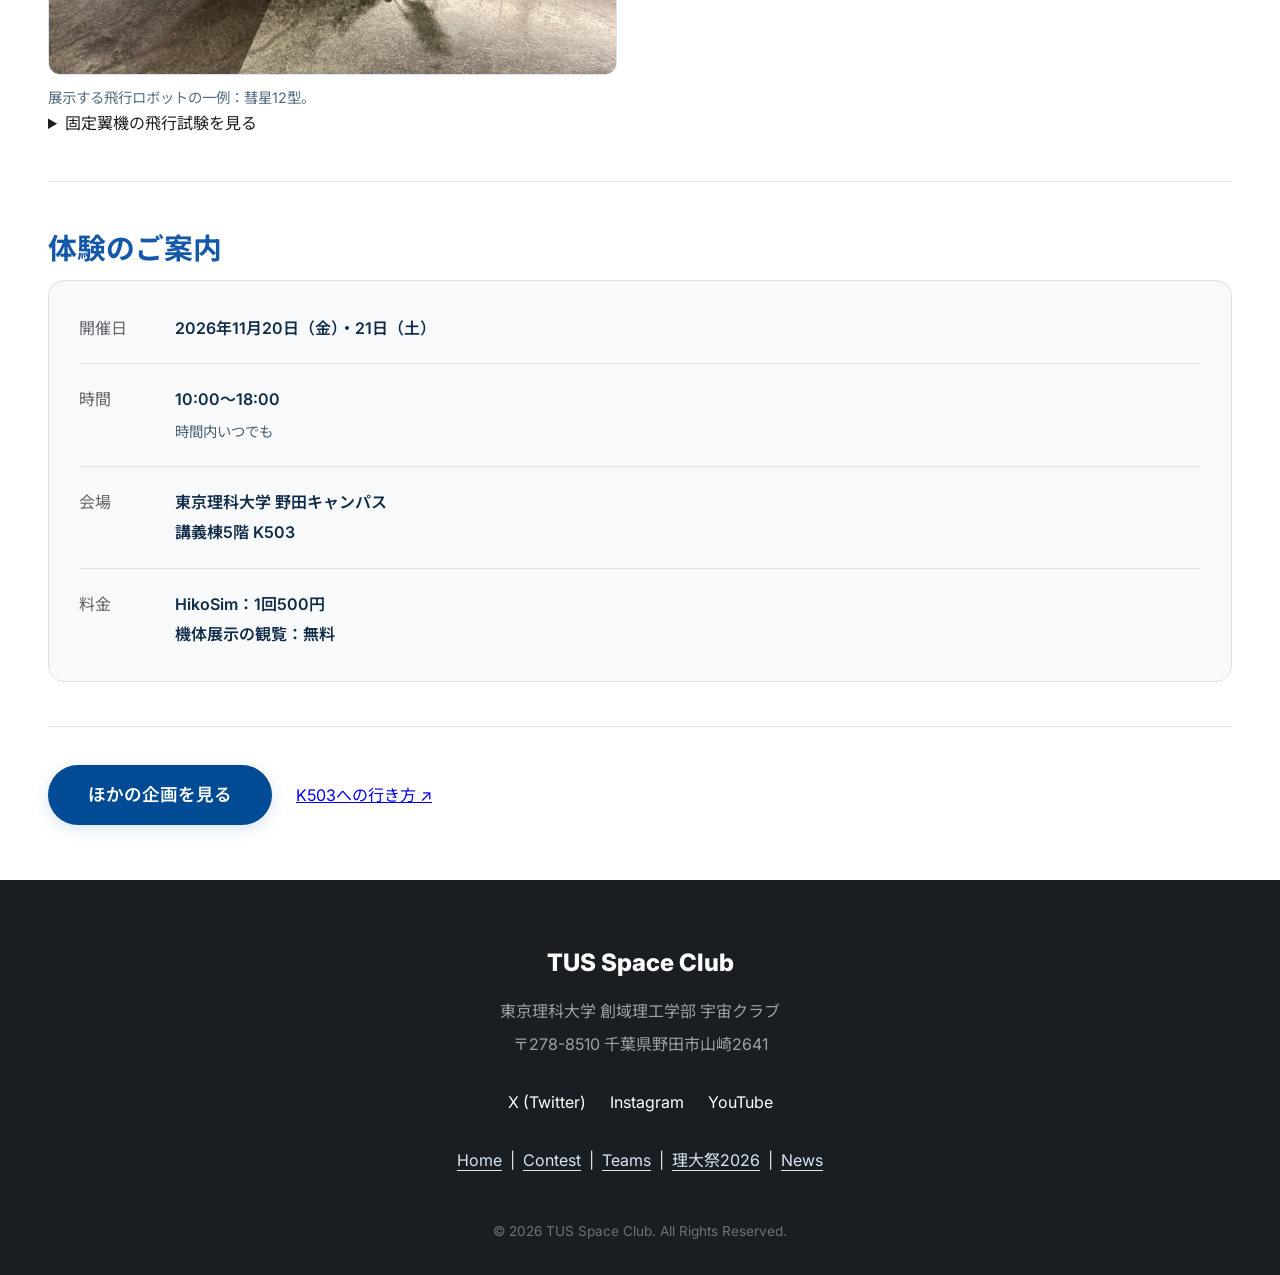
<file: hikosim.html>
<!DOCTYPE html>
<html lang="ja">
<head>
    <link rel="icon" href="favicon.ico" sizes="any">
　　<link rel="icon" type="image/png" sizes="400x400" href="favicon.png">
    <meta charset="UTF-8">
    <meta name="viewport" content="width=device-width, initial-scale=1.0">
    <title>HikoSim｜室内飛行シミュレーター体験｜理大祭2026 宇宙クラブ</title>
    <meta name="description" content="学生自作の室内飛行シミュレーター HikoSim。理大祭2026では11月20日・21日、講義棟K503で体験できます。10:00〜18:00、1回500円。">
    <link rel="stylesheet" href="style.css">
    <link rel="stylesheet" href="hikosim.css">
    <link rel="stylesheet" href="festival-pages.css">
    <link rel="preconnect" href="https://fonts.googleapis.com">
    <link rel="preconnect" href="https://fonts.gstatic.com" crossorigin>
    <link href="https://fonts.googleapis.com/css2?family=Inter:wght@400;600;800&family=Noto+Sans+JP:wght@400;700;900&display=swap" rel="stylesheet">
</head>
<body class="hikosim-page">
    <a class="hikosim-skip" href="#experience">本文へスキップ</a>
    <div id="navbar-placeholder"></div>

    <main>
        <header class="hero hikosim-hero" id="home">
            <video id="hikosim-background" class="hikosim-background" data-src="videos/hikosim-background.mp4" data-mobile-src="videos/hikosim-background-mobile.mp4" poster="images/hikosim-background-poster.webp" autoplay muted loop playsinline preload="none" aria-hidden="true" tabindex="-1"></video>
            <div class="hero-content hikosim-hero-content">
                <p class="hikosim-eyebrow">TUS SPACE CLUB / INDOOR FLIGHT SIMULATOR</p>
                <h1>HikoSim</h1>
                <p class="hikosim-catch">操縦席は、ここにある。</p>
                <p class="hikosim-lead">固定翼機を操縦する、自作シミュレーター。<br>飛行ロボットコンテストの会場を、大画面で飛んでみよう。</p>
                <div class="hikosim-actions">
                    <button type="button" class="btn-primary" id="hikosim-open-pv" aria-haspopup="dialog" aria-controls="hikosim-pv-dialog"><span aria-hidden="true">▶</span> PVを音声付きで見る</button>
                    <a class="btn-secondary" href="#experience">体験のご案内</a>
                </div>
                <p class="hikosim-hero-info">理大祭2026 <span aria-hidden="true">/</span> 講義棟 K503 <span aria-hidden="true">/</span> 1回500円</p>
            </div>
            <div class="hikosim-hero-bottom">
                <a href="ridaisai.html#exhibition">← 理大祭の企画一覧へ</a>
                <button type="button" id="hikosim-toggle-background" aria-controls="hikosim-background">背景動画を再生</button>
            </div>
        </header>

        <section class="route-container route-section hikosim-experience" id="experience" aria-labelledby="hikosim-experience-title"><h2 id="hikosim-experience-title">何を、どこで飛ばせるの？</h2><div class="route-points"><div><h3>学生がつくったシミュレーター</h3><p>宇宙クラブが自作した室内飛行シミュレーターです。固定翼機の操縦を体験できます。</p></div><div><h3>飛行ロボットコンテストの会場へ</h3><p>私たちが毎年参加している飛行ロボットコンテスト。その会場の体育館を、シミュレーターの中で飛行できます。</p></div><div><h3>大画面で、臨場感を</h3><p>テレビの大画面で、操縦しているような臨場感を楽しめます。リアルな飛行体験を目指して、体験環境にもこだわっています。</p></div></div></section>
        <section class="route-container route-section" aria-labelledby="hikosim-exhibition-title"><h2 id="hikosim-exhibition-title">実機の展示も、あわせて。</h2><div class="route-feature"><figure class="route-photo"><img src="images/ridaisai-suisei12.webp" alt="1年生が中心の水曜班による彗星12型" loading="lazy"><figcaption>展示する飛行ロボットの一例：彗星12型。</figcaption></figure><div class="route-copy"><p>学生が製作した飛行ロボットを、機体の設計・製作過程をまとめたポスターとともに展示します。シミュレーターで飛ばす体験と、実機を見る体験をあわせてお楽しみください。</p><p><strong>シミュレーター体験は1回500円。機体展示の観覧は無料です。</strong></p><div class="route-inline-links"><a class="festival-text-link" href="aircraft-suisei12.html">彗星12型を詳しく見る ↗</a><a class="festival-text-link" href="aircraft-fixedwing.html">固定翼機を詳しく見る ↗</a></div></div></div><details class="festival-video-demo"><summary>固定翼機の飛行試験を見る</summary><div class="festival-video-content"><video controls playsinline preload="none" data-src="videos/ridaisai-aircraft-flight.mp4" poster="images/ridaisai-aircraft-video-poster.webp" aria-label="固定翼機の飛行試験を見る"></video><p>製作した固定翼機が体育館の中を飛行する様子です。</p><p class="festival-media-error" hidden>動画を読み込めませんでした。時間をおいてもう一度お試しください。</p></div></details></section>
        <section class="route-container route-section"><h2>体験のご案内</h2><dl class="hikosim-details"><div><dt>開催日</dt><dd>2026年11月20日（金）・21日（土）</dd></div><div><dt>時間</dt><dd>10:00〜18:00<span class="route-hours-note">時間内いつでも</span></dd></div><div><dt>会場</dt><dd>東京理科大学 野田キャンパス<br>講義棟5階 K503</dd></div><div><dt>料金</dt><dd>HikoSim：1回500円<br>機体展示の観覧：無料</dd></div></dl></section><div class="route-container route-end-links"><a class="btn-primary" href="ridaisai.html#programs">ほかの企画を見る</a><a class="festival-text-link" href="ridaisai-access.html">K503への行き方 ↗</a></div>    </main>

    <dialog id="hikosim-pv-dialog" class="hikosim-pv-dialog" aria-labelledby="hikosim-pv-title">
        <div class="hikosim-pv-heading"><h2 id="hikosim-pv-title">HikoSim — Promotion Video</h2><button type="button" id="hikosim-close-pv" autofocus>閉じる <span aria-hidden="true">×</span></button></div>
        <video id="hikosim-full-pv" data-src="videos/hikosim-pv.mp4" controls playsinline preload="none" poster="images/ridaisai-hikosim.webp" aria-label="HikoSimのプロモーション動画全編"></video>
    </dialog>

    <div id="footer-placeholder"></div>
    <script src="components.js"></script>
    <script src="script.js"></script>
    <script src="hikosim.js"></script>
    <script src="ridaisai.js"></script>
</body>
</html>
</file>
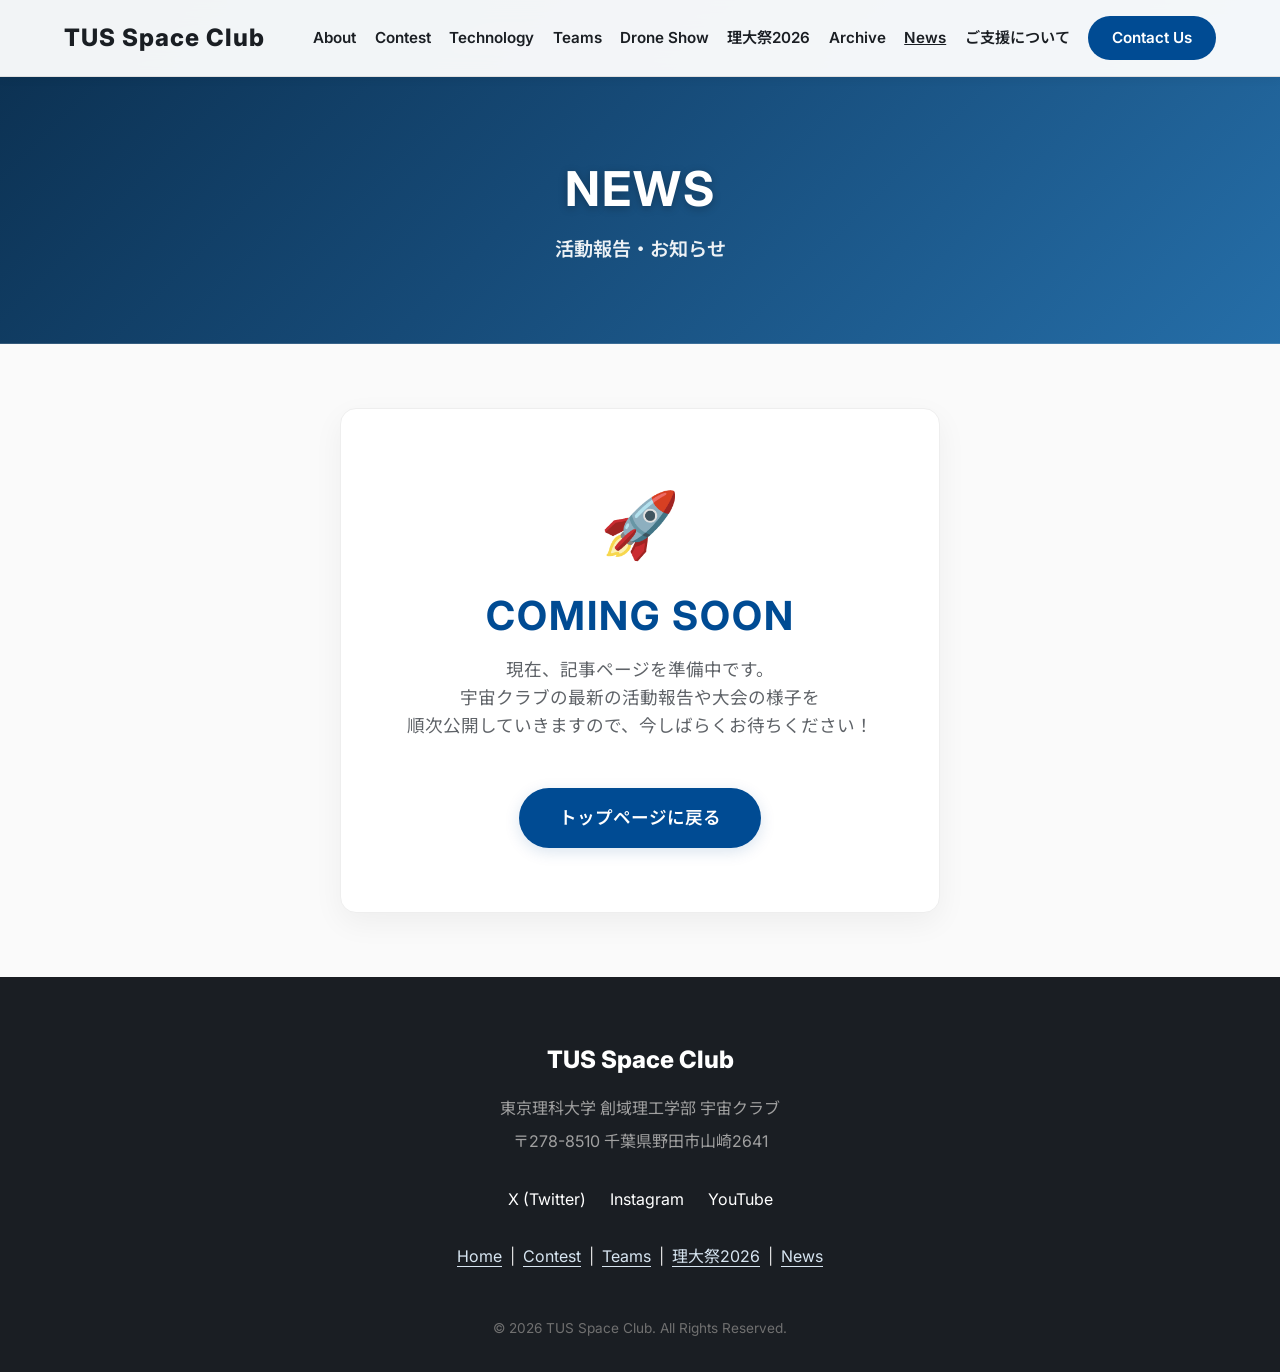
<file: news.html>
<!DOCTYPE html>
<html lang="ja">
<head>
    <meta charset="UTF-8">
    <meta name="viewport" content="width=device-width, initial-scale=1.0">
    <title>News | TUS Space Club</title>
    <link rel="stylesheet" href="style.css">
    <link rel="preconnect" href="https://fonts.googleapis.com">
    <link rel="preconnect" href="https://fonts.gstatic.com" crossorigin>
    <link href="https://fonts.googleapis.com/css2?family=Inter:wght@400;600;800&family=Noto+Sans+JP:wght@400;700;900&display=swap" rel="stylesheet">
</head>
<body>
    <div id="navbar-placeholder" data-scrolled="true"></div>

    <header class="page-hero">
        <div class="page-hero-content fade-in-up">
            <h1>NEWS</h1>
            <p>活動報告・お知らせ</p>
        </div>
    </header>

    <main style="min-height: 50vh; display: flex; flex-direction: column; align-items: center; justify-content: center; text-align: center; padding: 4rem 2rem; background-color: #fafafa;">
        <div class="fade-in-up" style="max-width: 600px; padding: 4rem 2rem; background: #fff; border-radius: 16px; box-shadow: 0 10px 30px rgba(0,0,0,0.05); border: 1px solid #eee; width: 100%;">
            <div style="font-size: 4rem; margin-bottom: 1rem;">🚀</div>
            <h2 style="font-size: 2.5rem; color: var(--accent-blue); margin-bottom: 1rem; letter-spacing: 2px;">COMING SOON</h2>
            <p style="color: var(--text-secondary); font-size: 1.1rem; line-height: 1.6;">
                現在、記事ページを準備中です。<br>
                宇宙クラブの最新の活動報告や大会の様子を<br>順次公開していきますので、今しばらくお待ちください！
            </p>
            <div style="margin-top: 3rem;">
                <a href="index.html" class="btn-primary" style="display: inline-block;">トップページに戻る</a>
            </div>
        </div>
    </main>

    <div id="footer-placeholder"></div>

    <script src="components.js"></script>
    <script src="script.js"></script>
</body>
</html>
</file>
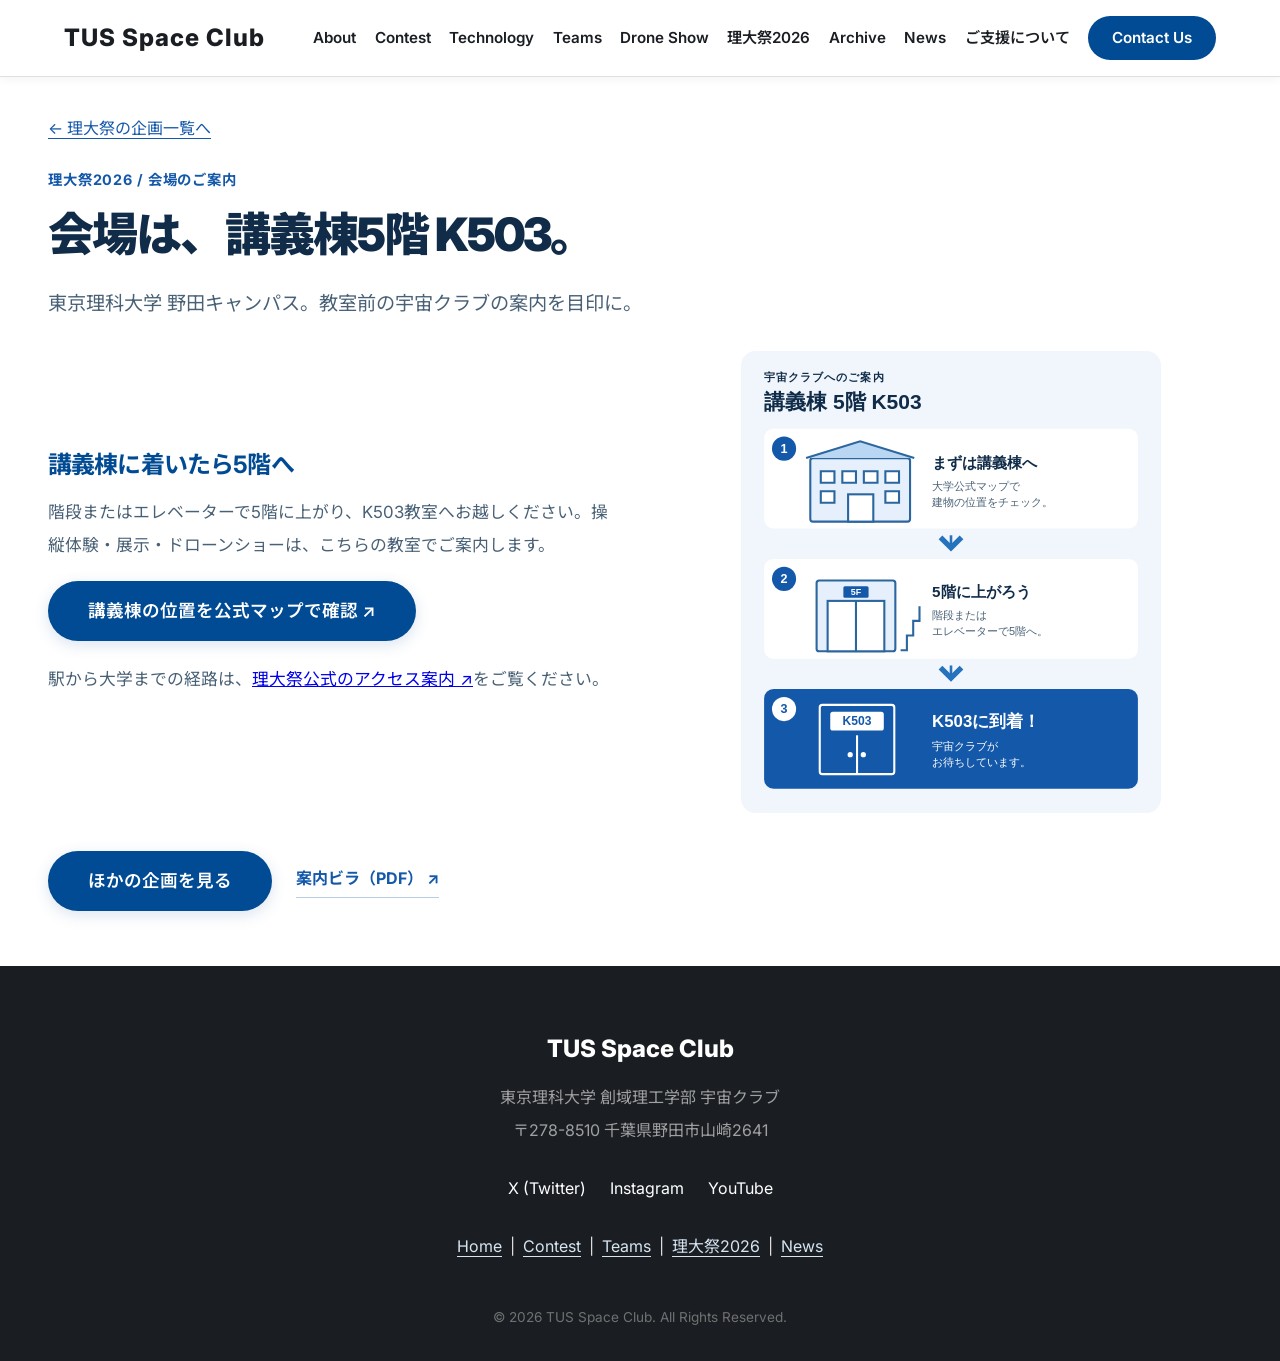
<file: ridaisai-access.html>
<!DOCTYPE html>
<html lang="ja"><head>
    <meta charset="UTF-8"><meta name="viewport" content="width=device-width, initial-scale=1.0">
    <title>講義棟K503への行き方｜理大祭2026 東京理科大学 宇宙クラブ</title>
    <meta name="description" content="理大祭2026 宇宙クラブの会場は、東京理科大学 野田キャンパスの講義棟5階K503です。建物と教室をご案内します。">
    <link rel="stylesheet" href="style.css"><link rel="stylesheet" href="ridaisai.css"><link rel="stylesheet" href="festival-pages.css">
    <link rel="preconnect" href="https://fonts.googleapis.com"><link rel="preconnect" href="https://fonts.gstatic.com" crossorigin>
    <link href="https://fonts.googleapis.com/css2?family=Inter:wght@400;600;800&family=Noto+Sans+JP:wght@400;700;900&display=swap" rel="stylesheet">
</head>
<body class="festival festival-visit-page">
<a class="festival-skip" href="#main">本文へスキップ</a>
<div id="navbar-placeholder" data-scrolled="true"></div>
<main id="main"><header class="route-header route-container"><a class="route-back" href="ridaisai.html#programs">← 理大祭の企画一覧へ</a><p class="route-kicker">理大祭2026 / 会場のご案内</p><h1>会場は、講義棟5階 K503。</h1><p class="route-lead">東京理科大学 野田キャンパス。教室前の宇宙クラブの案内を目印に。</p></header><section class="route-container route-access-layout"><div class="route-copy"><h2>講義棟に着いたら5階へ</h2><p>階段またはエレベーターで5階に上がり、K503教室へお越しください。操縦体験・展示・ドローンショーは、こちらの教室でご案内します。</p><a class="btn-primary" href="https://www.tus.ac.jp/access/noda_campus/pdf/camap_noda.pdf" target="_blank" rel="noopener noreferrer">講義棟の位置を公式マップで確認 ↗</a><p class="route-note">駅から大学までの経路は、<a href="https://nodaridaisai.com/2026/information/access/" target="_blank" rel="noopener noreferrer">理大祭公式のアクセス案内 ↗</a>をご覧ください。</p></div><figure class="route-access-figure"><img src="images/ridaisai-k503-guide.svg" width="800" height="880" alt="講義棟に入り、階段またはエレベーターで5階へ進み、K503へ" loading="lazy"></figure></section><div class="route-container route-end-links"><a class="btn-primary" href="ridaisai.html#programs">ほかの企画を見る</a><a class="festival-text-link" href="documents/ridaisai-2026-guide.pdf" target="_blank" rel="noopener noreferrer">案内ビラ（PDF） ↗</a></div></main>
<div id="footer-placeholder"></div>
<script src="components.js"></script><script src="script.js"></script>
</body></html>
</file>
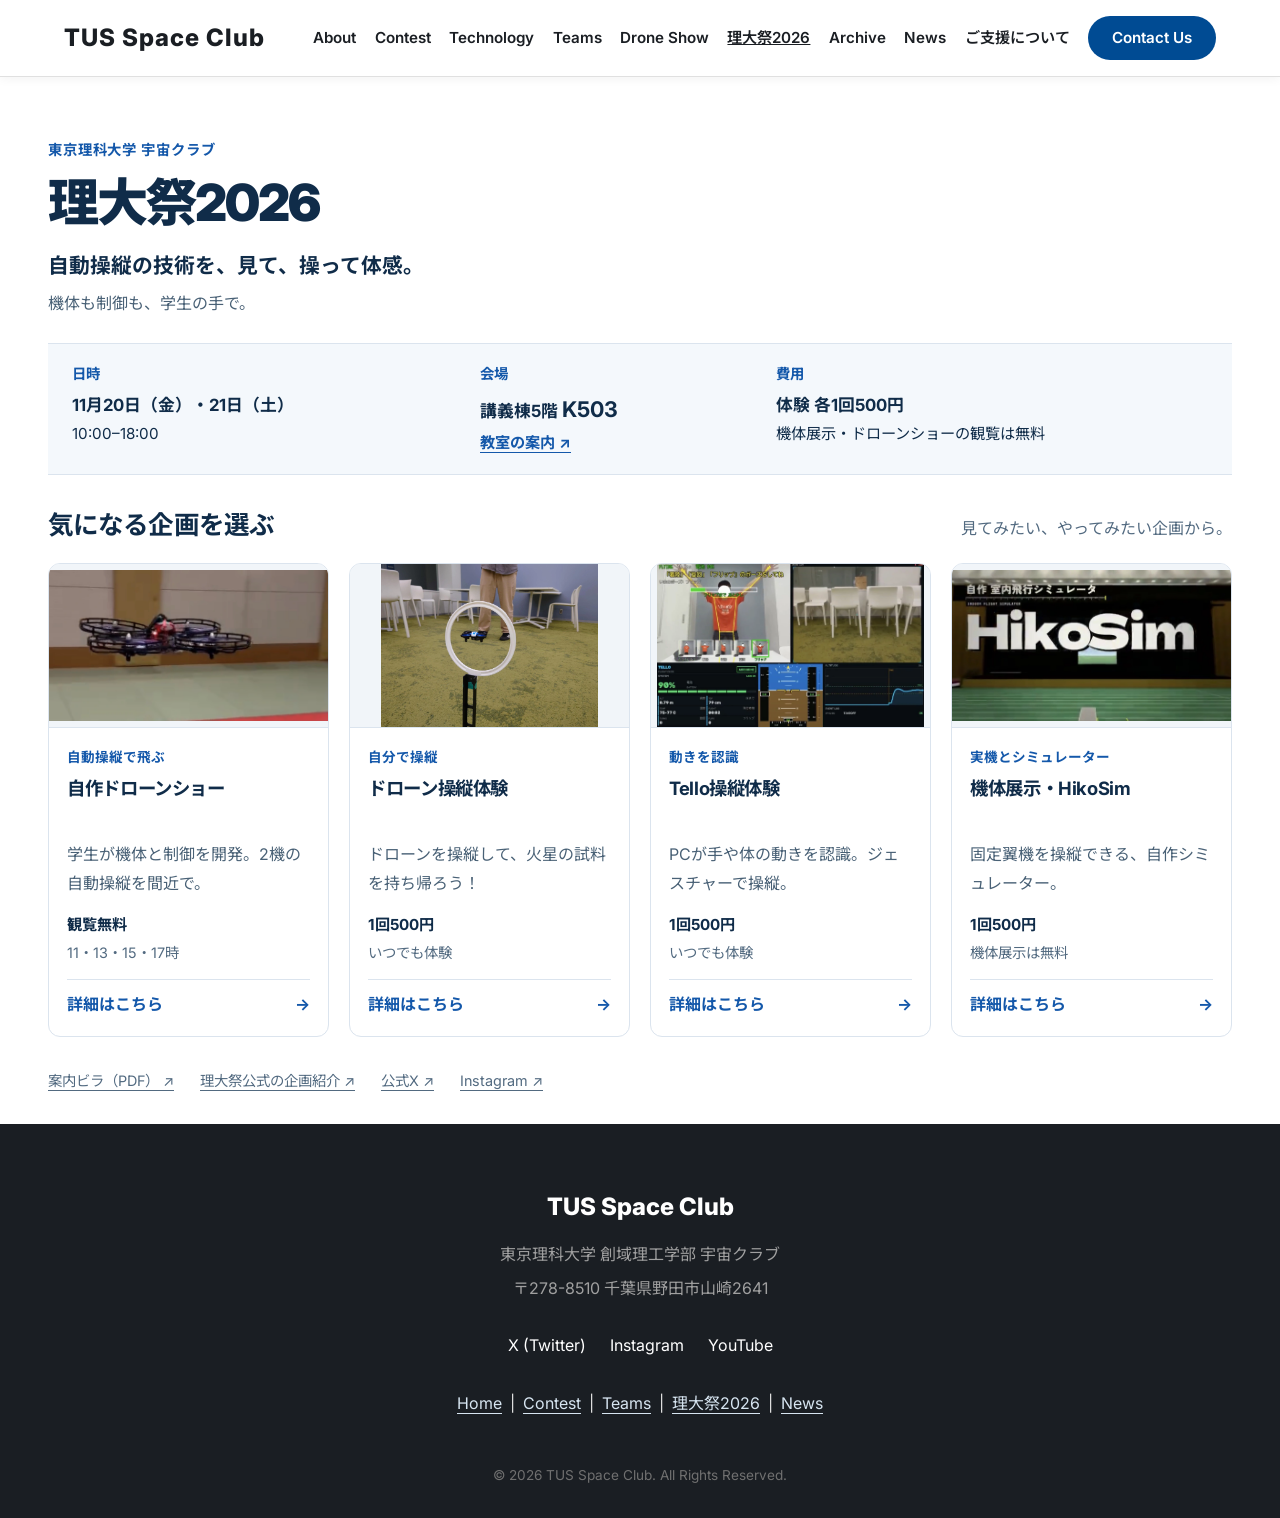
<file: ridaisai.html>
<!DOCTYPE html>
<html lang="ja"><head>
    <link rel="icon" href="favicon.ico" sizes="any">
　　<link rel="icon" type="image/png" sizes="400x400" href="favicon.png">　
    <meta charset="UTF-8"><meta name="viewport" content="width=device-width, initial-scale=1.0">
    <title>4つの企画のご案内｜理大祭2026 東京理科大学 宇宙クラブ</title>
    <meta name="description" content="学生がつくる自動操縦と、来場者が楽しむ操縦体験。11月20日・21日、10〜18時、講義棟K503。各企画の内容と料金をまとめてご案内します。">
    <link rel="stylesheet" href="style.css"><link rel="stylesheet" href="ridaisai.css"><link rel="stylesheet" href="festival-pages.css">
    <link rel="preconnect" href="https://fonts.googleapis.com"><link rel="preconnect" href="https://fonts.gstatic.com" crossorigin>
    <link href="https://fonts.googleapis.com/css2?family=Inter:wght@400;600;800&family=Noto+Sans+JP:wght@400;700;900&display=swap" rel="stylesheet">
</head>
<body class="festival festival-visit-page festival-overview">
<a class="festival-skip" href="#main">本文へスキップ</a>
<div id="navbar-placeholder" data-scrolled="true"></div>
<main id="main"><header class="overview-header route-container"><p class="route-kicker">東京理科大学 宇宙クラブ</p><h1>理大祭2026</h1><p class="overview-catch"><span>自動操縦の技術を、</span><span>見て、操って体感。</span></p><p class="overview-intro">機体も制御も、学生の手で。</p></header>
<dl class="overview-facts route-container" aria-label="開催概要"><div><dt>日時</dt><dd><time datetime="2026-11-20">11月20日（金）</time><time datetime="2026-11-21">・21日（土）</time><span>10:00–18:00</span></dd></div><div><dt>会場</dt><dd>講義棟5階 <strong>K503</strong><a href="ridaisai-access.html">教室の案内 ↗</a></dd></div><div><dt>費用</dt><dd>体験 各1回500円<span>機体展示・ドローンショーの<span class="overview-nowrap">観覧は無料</span></span></dd></div></dl>
<section class="overview-programs route-container" id="programs" aria-labelledby="programs-title"><div class="overview-section-title"><h2 id="programs-title">気になる企画を選ぶ</h2><p>見てみたい、やってみたい企画から。</p></div><div class="overview-grid"><article class="overview-card" id="show"><a class="overview-card-link" href="drone-show.html" aria-label="自作ドローンショーの詳細はこちら"><img src="images/ridaisai-drone-flight.webp" alt="プロペラガードを備えた自作ドローンの屋内飛行" width="640" height="380" loading="lazy"><div class="overview-card-copy"><p class="overview-card-kicker">自動操縦で飛ぶ</p><h3><span class="overview-nowrap">自作ドローン</span><wbr><span class="overview-nowrap">ショー</span></h3><p class="overview-card-description">学生が機体と制御を開発。2機の自動操縦を間近で。</p><div class="overview-card-meta"><strong>観覧無料</strong><span>11・13・15・17時</span></div><span class="overview-card-action">詳細はこちら <span aria-hidden="true">→</span></span></div></a></article><article class="overview-card" id="pilot"><a class="overview-card-link" href="drone-experience.html" aria-label="ドローン操縦体験の詳細はこちら"><img src="images/ridaisai-pilot-gate.webp" alt="ゲートを通過する操縦体験用ドローン" width="640" height="380" loading="lazy"><div class="overview-card-copy"><p class="overview-card-kicker">自分で操縦</p><h3>ドローン操縦体験</h3><p class="overview-card-description">ドローンを操縦して、火星の試料を持ち帰ろう！</p><div class="overview-card-meta"><strong>1回500円</strong><span>いつでも体験</span></div><span class="overview-card-action">詳細はこちら <span aria-hidden="true">→</span></span></div></a></article><article class="overview-card" id="gesture"><a class="overview-card-link" href="tello-experience.html" aria-label="Tello操縦体験の詳細はこちら"><img src="images/ridaisai-tello-gesture.webp" alt="ジェスチャー認識とTelloの飛行状態を示す操縦画面" width="640" height="380" loading="lazy"><div class="overview-card-copy"><p class="overview-card-kicker">動きを認識</p><h3>Tello操縦体験</h3><p class="overview-card-description">PCが手や体の動きを認識。ジェスチャーで操縦。</p><div class="overview-card-meta"><strong>1回500円</strong><span>いつでも体験</span></div><span class="overview-card-action">詳細はこちら <span aria-hidden="true">→</span></span></div></a></article><article class="overview-card" id="exhibition"><a class="overview-card-link" href="hikosim.html" aria-label="機体展示・HikoSimの詳細はこちら"><img src="images/ridaisai-hikosim.webp" alt="HikoSim 室内飛行シミュレーターのタイトル画面" width="640" height="380" loading="lazy"><div class="overview-card-copy"><p class="overview-card-kicker">実機とシミュレーター</p><h3>機体展示・HikoSim</h3><p class="overview-card-description">固定翼機を操縦できる、自作シミュレーター。</p><div class="overview-card-meta"><strong>1回500円</strong><span>機体展示は無料</span></div><span class="overview-card-action">詳細はこちら <span aria-hidden="true">→</span></span></div></a></article></div></section><nav class="overview-links route-container" aria-label="理大祭の関連情報"><a href="documents/ridaisai-2026-guide.pdf" target="_blank" rel="noopener noreferrer">案内ビラ（PDF） ↗</a><a href="https://nodaridaisai.com/2026/event/224/" target="_blank" rel="noopener noreferrer">理大祭公式の企画紹介 ↗</a><a href="https://x.com/SpaceClub_TUS" target="_blank" rel="noopener noreferrer">公式X ↗</a><a href="https://www.instagram.com/space_club.tus/" target="_blank" rel="noopener noreferrer">Instagram ↗</a></nav></main>
<div id="footer-placeholder"></div>
<script src="components.js"></script><script src="script.js"></script>
</body></html>
</file>
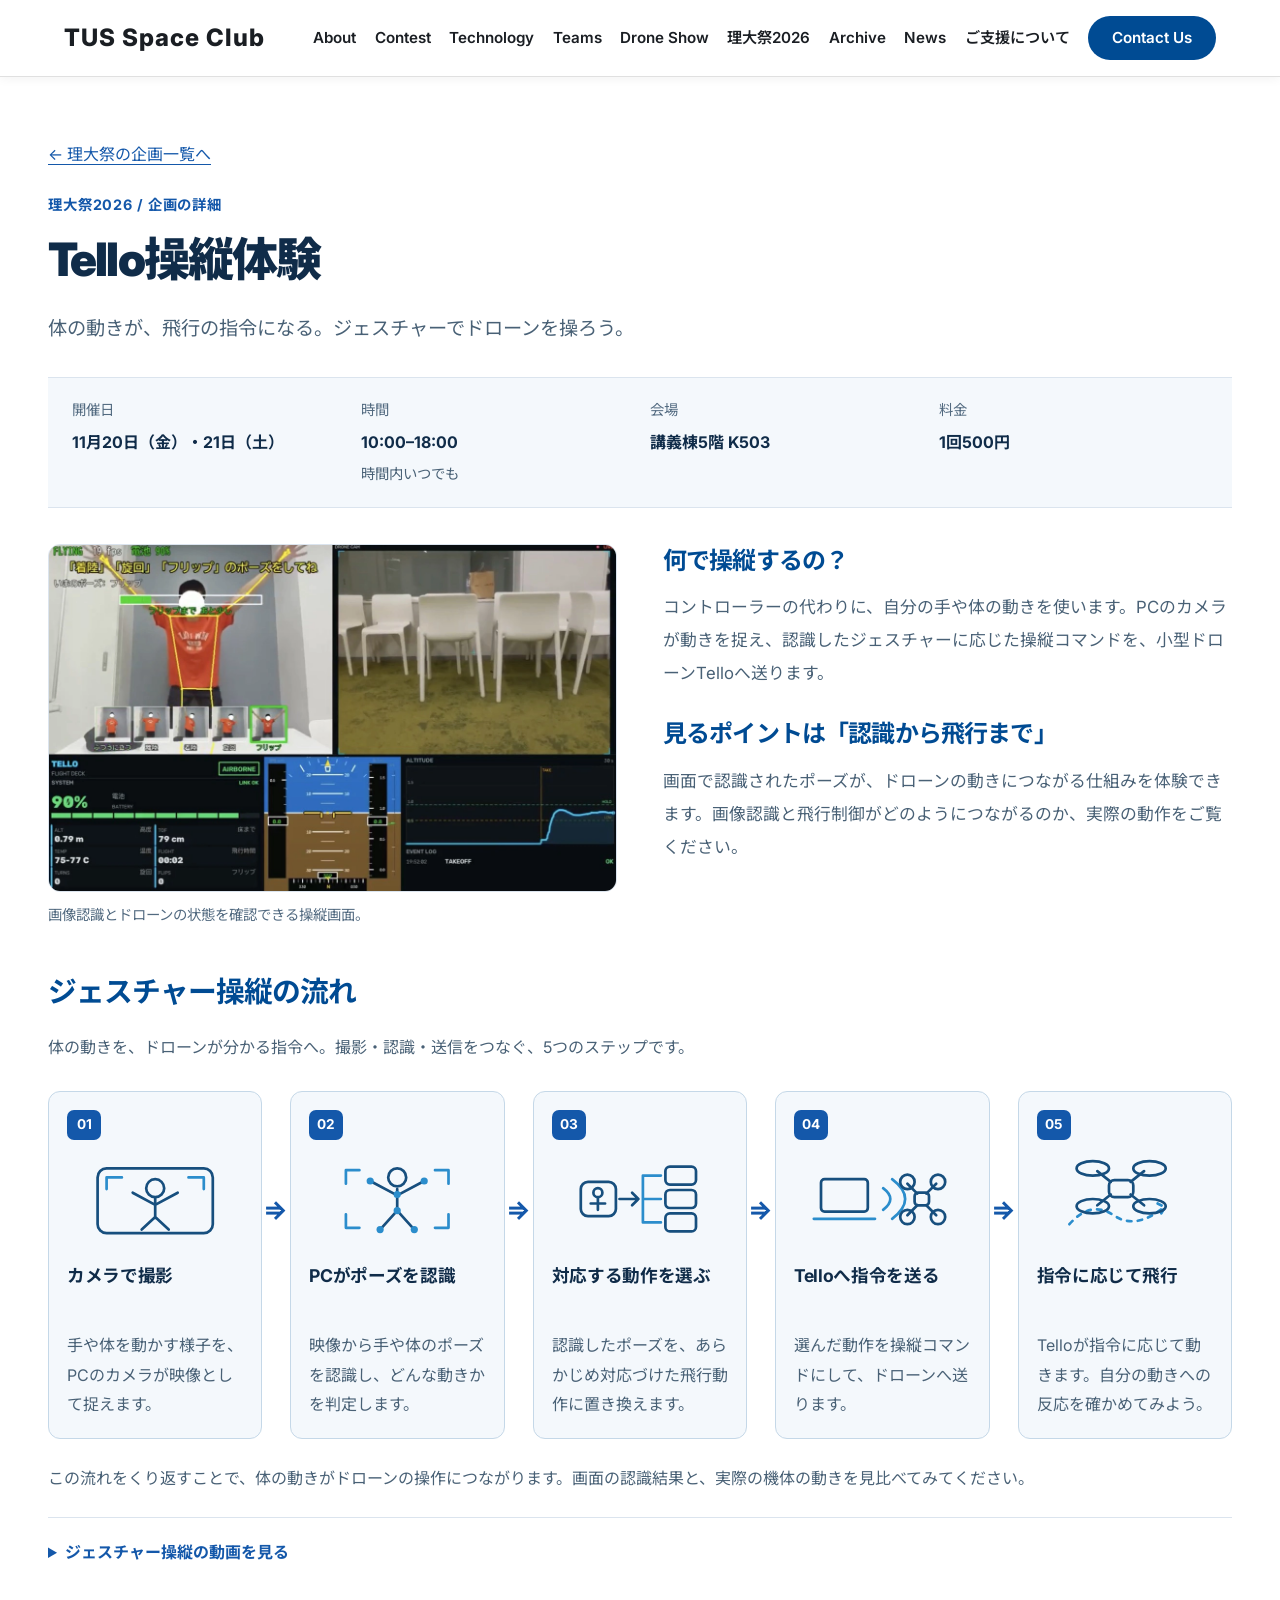
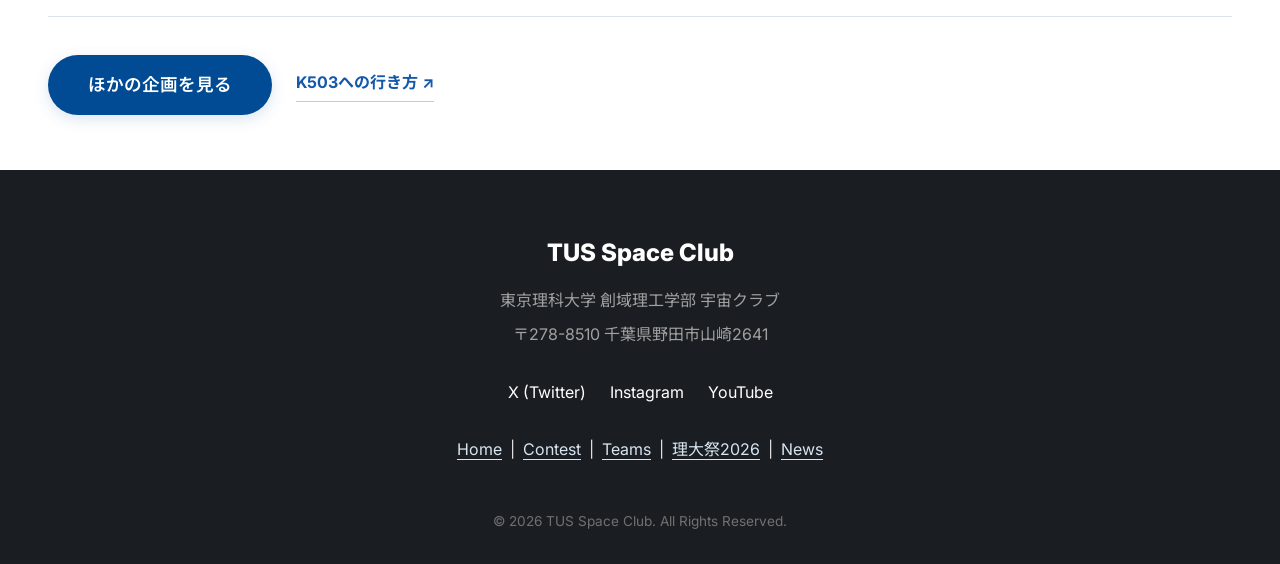
<file: tello-experience.html>
<!DOCTYPE html>
<html lang="ja"><head>
    <link rel="icon" href="favicon.ico" sizes="any">
　　<link rel="icon" type="image/png" sizes="400x400" href="favicon.png">
    <meta charset="UTF-8"><meta name="viewport" content="width=device-width, initial-scale=1.0">
    <title>Tello操縦体験｜理大祭2026 東京理科大学 宇宙クラブ</title>
    <meta name="description" content="PCのカメラが手や体の動きを認識し、Telloの操縦指令に変換。ジェスチャー操縦体験、講義棟K503、1回500円。">
    <link rel="stylesheet" href="style.css"><link rel="stylesheet" href="ridaisai.css"><link rel="stylesheet" href="festival-pages.css">
    <link rel="preconnect" href="https://fonts.googleapis.com"><link rel="preconnect" href="https://fonts.gstatic.com" crossorigin>
    <link href="https://fonts.googleapis.com/css2?family=Inter:wght@400;600;800&family=Noto+Sans+JP:wght@400;700;900&display=swap" rel="stylesheet">
</head>
<body class="festival festival-visit-page">
<a class="festival-skip" href="#main">本文へスキップ</a>
<div id="navbar-placeholder" data-scrolled="true"></div>
<main id="main"><header class="route-header route-container"><a class="route-back" href="ridaisai.html#programs">← 理大祭の企画一覧へ</a><p class="route-kicker">理大祭2026 / 企画の詳細</p><h1>Tello操縦体験</h1><p class="route-lead">体の動きが、飛行の指令になる。ジェスチャーでドローンを操ろう。</p></header><dl class="route-facts route-container"><div><dt>開催日</dt><dd><time datetime="2026-11-20">11月20日（金）</time><time datetime="2026-11-21">・21日（土）</time></dd></div><div><dt>時間</dt><dd>10:00–18:00<span class="route-hours-note">時間内いつでも</span></dd></div><div><dt>会場</dt><dd>講義棟5階 K503</dd></div><div><dt>料金</dt><dd>1回500円</dd></div></dl><section class="route-container route-feature"><figure class="route-photo"><img src="images/ridaisai-tello-gesture.webp" alt="ポーズ認識とTelloの飛行情報を表示する実際の画面" loading="lazy"><figcaption>画像認識とドローンの状態を確認できる操縦画面。</figcaption></figure><div class="route-copy"><h2>何で操縦するの？</h2><p>コントローラーの代わりに、自分の手や体の動きを使います。PCのカメラが動きを捉え、認識したジェスチャーに応じた操縦コマンドを、小型ドローンTelloへ送ります。</p><h2>見るポイントは「認識から飛行まで」</h2><p>画面で認識されたポーズが、ドローンの動きにつながる仕組みを体験できます。画像認識と飛行制御がどのようにつながるのか、実際の動作をご覧ください。</p></div></section>
<section class="route-container route-section"><h2>ジェスチャー操縦の流れ</h2><p class="gesture-flow-intro">体の動きを、ドローンが分かる指令へ。撮影・認識・送信をつなぐ、5つのステップです。</p><ol class="gesture-flow" aria-label="ジェスチャー操縦の5つのステップ"><li><span class="gesture-flow-number">01</span><svg viewBox="0 0 160 100" fill="none" stroke="currentColor" stroke-width="3" stroke-linecap="round" stroke-linejoin="round" aria-hidden="true" focusable="false"><rect x="16" y="16" width="128" height="72" rx="10"/><circle cx="80" cy="38" r="10"/><path d="M80 49v22m-1-15L55 43m26 13 24-13M80 70 65 84m15-14 15 14"/><path d="M26 26h17M26 26v13m108-13h-17m17 0v13" stroke="#2b8dcc"/></svg><div><h3>カメラで撮影</h3><p>手や体を動かす様子を、PCのカメラが映像として捉えます。</p></div><span class="gesture-flow-arrow" aria-hidden="true">⇒</span></li><li><span class="gesture-flow-number">02</span><svg viewBox="0 0 160 100" fill="none" stroke="currentColor" stroke-width="3" stroke-linecap="round" stroke-linejoin="round" aria-hidden="true" focusable="false"><path d="M38 18H23v15m99-15h15v15M23 67v15h15m99-15v15h-15" stroke="#2b8dcc"/><path d="M80 39v24M80 46 50 30m30 16 30-16M80 63 61 84m19-21 19 21"/><circle cx="80" cy="26" r="10"/><g fill="#2b8dcc" stroke="none"><circle cx="80" cy="45" r="4"/><circle cx="50" cy="30" r="4"/><circle cx="110" cy="30" r="4"/><circle cx="80" cy="63" r="4"/><circle cx="61" cy="84" r="4"/><circle cx="99" cy="84" r="4"/></g></svg><div><h3>PCがポーズを認識</h3><p>映像から手や体のポーズを認識し、どんな動きかを判定します。</p></div><span class="gesture-flow-arrow" aria-hidden="true">⇒</span></li><li><span class="gesture-flow-number">03</span><svg viewBox="0 0 160 100" fill="none" stroke="currentColor" stroke-width="3" stroke-linecap="round" stroke-linejoin="round" aria-hidden="true" focusable="false"><rect x="14" y="31" width="39" height="38" rx="8"/><circle cx="33" cy="43" r="5"/><path d="M33 49v13m-8-7h16M57 50h21m-7-7 7 7-7 7"/><path d="M83 24h20m-20 0v52m0-26h20m-20 26h20" stroke="#2b8dcc"/><rect x="108" y="14" width="34" height="20" rx="5"/><rect x="108" y="40" width="34" height="20" rx="5"/><rect x="108" y="66" width="34" height="20" rx="5"/></svg><div><h3>対応する動作を選ぶ</h3><p>認識したポーズを、あらかじめ対応づけた飛行動作に置き換えます。</p></div><span class="gesture-flow-arrow" aria-hidden="true">⇒</span></li><li><span class="gesture-flow-number">04</span><svg viewBox="0 0 160 100" fill="none" stroke="currentColor" stroke-width="3" stroke-linecap="round" stroke-linejoin="round" aria-hidden="true" focusable="false"><rect x="12" y="28" width="52" height="36" rx="4"/><path d="M4 72h68M81 38q16 12 0 24m10-34q29 22 0 44" stroke="#2b8dcc"/><rect x="116" y="43" width="16" height="14" rx="4"/><path d="m119 44-11-11m21 11 11-11m-21 24-11 11m21-11 11 11"/><circle cx="108" cy="31" r="8"/><circle cx="142" cy="31" r="8"/><circle cx="108" cy="70" r="8"/><circle cx="142" cy="70" r="8"/></svg><div><h3>Telloへ指令を送る</h3><p>選んだ動作を操縦コマンドにして、ドローンへ送ります。</p></div><span class="gesture-flow-arrow" aria-hidden="true">⇒</span></li><li><span class="gesture-flow-number">05</span><svg viewBox="0 0 160 100" fill="none" stroke="currentColor" stroke-width="3" stroke-linecap="round" stroke-linejoin="round" aria-hidden="true" focusable="false"><path d="M18 78q24-27 49-10t56-9m-7-4 8 4-5 9" stroke="#2b8dcc" stroke-dasharray="5 7"/><rect x="62" y="29" width="27" height="19" rx="6"/><path d="m64 31-15-12m37 12 15-12M64 45 49 57m37-12 15 12"/><ellipse cx="44" cy="16" rx="18" ry="8"/><ellipse cx="107" cy="16" rx="18" ry="8"/><ellipse cx="44" cy="58" rx="18" ry="8"/><ellipse cx="107" cy="58" rx="18" ry="8"/></svg><div><h3>指令に応じて飛行</h3><p>Telloが指令に応じて動きます。自分の動きへの反応を確かめてみよう。</p></div></li></ol><p class="gesture-flow-outro">この流れをくり返すことで、体の動きがドローンの操作につながります。画面の認識結果と、実際の機体の動きを見比べてみてください。</p><details class="festival-video-demo"><summary>ジェスチャー操縦の動画を見る</summary><div class="festival-video-content"><video controls playsinline preload="none" data-src="videos/ridaisai-tello-demo.mp4" poster="images/ridaisai-tello-gesture.webp" aria-label="ジェスチャー操縦の動画を見る"></video><p>ポーズ認識から操縦指令までの実際の動作をご紹介します。</p><p class="festival-media-error" hidden>動画を読み込めませんでした。時間をおいてもう一度お試しください。</p></div></details></section><div class="route-container route-end-links"><a class="btn-primary" href="ridaisai.html#programs">ほかの企画を見る</a><a class="festival-text-link" href="ridaisai-access.html">K503への行き方 ↗</a></div></main>
<div id="footer-placeholder"></div>
<script src="components.js"></script><script src="script.js"></script><script src="ridaisai.js"></script>
</body></html>
</file>
<file: style.css>
/* --- Variables & Setup --- */
:root {
    --bg-color: #ffffff;
    --bg-darker: #f8f9fa;
    --text-primary: #1a1e23;
    --text-secondary: #5f6368;
    --accent-blue: #004b93; /* 東京理科大や誠実さを思わせる深い青 */
    --accent-purple: #007bff;
    --card-bg: #ffffff;
    --card-border: #e0e0e0;
    --glow-spread: rgba(0, 75, 147, 0.15);
    
    --font-main: 'Inter', 'Noto Sans JP', sans-serif;
}

* {
    margin: 0;
    padding: 0;
    box-sizing: border-box;
}

html {
    scroll-behavior: smooth;
    font-size: 16px;
}

body {
    background-color: var(--bg-color);
    color: var(--text-primary);
    font-family: var(--font-main);
    line-height: 1.6;
    overflow-x: hidden;
}

/* --- Typography --- */
h1, h2, h3, h4 {
    line-height: 1.2;
    font-weight: 700;
}

h2 {
    font-size: 2.5rem;
    margin-bottom: 0.5rem;
    color: var(--accent-blue);
}

/* --- Buttons --- */
.btn-primary, .btn-primary-small {
    display: inline-block;
    background: var(--accent-blue);
    color: #fff;
    text-decoration: none;
    font-weight: 600;
    border-radius: 50px;
    transition: all 0.3s ease;
    border: none;
    cursor: pointer;
    text-align: center;
}

.btn-primary {
    padding: 1rem 2.5rem;
    font-size: 1.1rem;
    box-shadow: 0 4px 15px var(--glow-spread);
}

.btn-primary:hover {
    transform: translateY(-2px);
    background: #00366d;
    box-shadow: 0 8px 25px rgba(0, 75, 147, 0.3);
}

.btn-primary-small {
    padding: 0.6rem 1.5rem;
    font-size: 0.9rem;
}

.btn-outline {
    display: inline-block;
    background: transparent;
    color: var(--accent-blue);
    text-decoration: none;
    font-weight: 600;
    padding: 1rem 2.5rem;
    border-radius: 50px;
    border: 2px solid var(--accent-blue);
    transition: all 0.3s ease;
    text-align: center;
}

.btn-outline:hover {
    background: rgba(0, 75, 147, 0.05);
    transform: translateY(-2px);
}

.btn-secondary {
    display: inline-block;
    background: rgba(255, 255, 255, 0.1);
    color: #fff;
    text-decoration: none;
    font-weight: 600;
    padding: 1rem 2.5rem;
    border-radius: 50px;
    border: 2px solid rgba(255, 255, 255, 0.3);
    transition: all 0.3s ease;
    text-align: center;
}

.btn-secondary:hover {
    background: rgba(255, 255, 255, 0.2);
    border-color: #fff;
    transform: translateY(-2px);
}

.hero-buttons {
    display: flex;
    gap: 15px;
    justify-content: center;
    margin-top: 2rem;
    flex-wrap: wrap;
}

/* --- Navigation --- */
#navbar {
    position: fixed;
    top: 0;
    left: 0;
    width: 100%;
    padding: 1.5rem 0;
    z-index: 1000;
    transition: all 0.4s ease;
}

/* Navbar on dark hero vs light backgrounds */
#navbar:not(.scrolled) .logo,
#navbar:not(.scrolled) .nav-links a:not(.btn-primary-small) {
    color: #fff;
    text-shadow: 0 2px 4px rgba(0,0,0,0.5);
}

#navbar:not(.scrolled) .hamburger .hamburger-line {
    background: #fff;
}

#navbar:not(.scrolled) .nav-links a.btn-primary-small {
    color: #fff;
}

#navbar.scrolled {
    padding: 1rem 0;
    background: rgba(255, 255, 255, 0.95);
    backdrop-filter: blur(12px);
    -webkit-backdrop-filter: blur(12px);
    border-bottom: 1px solid var(--card-border);
    box-shadow: 0 2px 10px rgba(0,0,0,0.05);
}

#navbar.scrolled .logo,
#navbar.scrolled .nav-links a:not(.btn-primary-small) {
    color: var(--text-primary);
    text-shadow: none;
}

#navbar.scrolled .nav-links a.btn-primary-small {
    color: #fff;
}

#navbar.scrolled .nav-links a:not(.btn-primary-small):hover {
    color: var(--accent-blue);
}

.nav-container {
    width: 90%;
    max-width: 1200px;
    margin: 0 auto;
    display: flex;
    justify-content: space-between;
    align-items: center;
}

.logo {
    font-weight: 800;
    font-size: 1.5rem;
    letter-spacing: 1px;
}

.nav-links {
    display: flex;
    list-style: none;
    align-items: center;
    gap: 2rem;
}

.nav-links a {
    color: var(--text-primary);
    text-decoration: none;
    font-size: 0.95rem;
    font-weight: 600;
    transition: color 0.3s;
    white-space: nowrap;
}

.nav-links a.btn-primary-small,
.nav-links a.btn-primary-small:hover,
.nav-links a.btn-primary-small:focus {
    color: #fff;
    text-decoration: none;
    position: relative;
}

.nav-links a.btn-primary-small::after {
    content: '';
    position: absolute;
    left: 0;
    bottom: -0.25rem;
    width: 100%;
    height: 2px;
    background: linear-gradient(90deg, rgba(255,255,255,0), rgba(255,255,255,0.95), rgba(255,255,255,0));
    transform: scaleX(0);
    transform-origin: center;
    transition: transform 0.3s ease, box-shadow 0.3s ease;
    box-shadow: 0 0 10px rgba(255,255,255,0.8);
}

.nav-links a.btn-primary-small:hover::after,
.nav-links a.btn-primary-small:focus::after {
    transform: scaleX(1);
}

.nav-links a.active {
    color: var(--accent-blue);
    text-decoration: underline;
}

/* --- Hamburger & Side Drawer --- */
.hamburger {
    display: none;
    background: transparent;
    border: none;
    cursor: pointer;
    padding: 0.5rem;
}
.hamburger .hamburger-line {
    display: block;
    width: 22px;
    height: 2px;
    background: var(--text-primary);
    margin: 4px 0;
    transition: all 0.25s ease;
}

.side-drawer {
    position: fixed;
    top: 0;
    right: -320px;
    width: 320px;
    height: 100vh;
    background: linear-gradient(180deg, rgba(248,249,250,0.98), rgba(255,255,255,0.98));
    border-left: 1px solid var(--card-border);
    z-index: 2000;
    padding: 2rem 1.5rem;
    transition: right 0.35s cubic-bezier(.2,.8,.2,1);
    overflow-y: auto;
}
.side-drawer.open {
    right: 0;
}
.drawer-links {
    list-style: none;
    padding: 0;
    margin-top: 1rem;
    display: flex;
    flex-direction: column;
    gap: 1rem;
}
.drawer-links a {
    color: var(--text-primary);
    text-decoration: none;
    font-size: 1.05rem;
}
.drawer-links a.active { color: var(--accent-blue); }
.close-drawer {
    background: transparent;
    border: none;
    color: var(--text-primary);
    font-size: 1.6rem;
    float: right;
    cursor: pointer;
}
.drawer-overlay {
    position: fixed;
    inset: 0;
    background: rgba(0,0,0,0.4);
    opacity: 0;
    visibility: hidden;
    transition: opacity 0.3s ease;
    z-index: 1500;
}
.drawer-overlay.open {
    opacity: 1;
    visibility: visible;
}

/* --- Hero Section --- */
.hero {
    position: relative;
    height: 100vh;
    display: flex;
    align-items: center;
    justify-content: center;
    text-align: center;
    overflow: hidden;
}

.hero-bg {
    position: absolute;
    top: 0;
    left: 0;
    width: 100%;
    height: 100%;
    background-size: cover;
    background-position: center;
    z-index: -1;
}

/* Overlay gradient to make white text pop on image */
.hero::after {
    content: '';
    position: absolute;
    top: 0;
    left: 0;
    width: 100%;
    height: 100%;
    background: linear-gradient(to bottom, rgba(0,0,0,0.4) 0%, rgba(0,0,0,0.6) 100%);
    z-index: 0;
}

.hero-content {
    position: relative;
    z-index: 1;
    max-width: 800px;
    padding: 0 20px;
}

.hero h1 {
    font-size: 3.5rem;
    margin-bottom: 1rem;
    letter-spacing: 2px;
    color: #ffffff;
}

.hero h1 span {
    color: #4dc3ff; /* Lighter blue for dark background */
}

.hero p {
    font-size: 1.5rem;
    margin-bottom: 0.5rem;
    color: #e0e0e0;
}

.hero .subtitle {
    font-size: 1.1rem;
    margin-bottom: 2.5rem;
    color: #ffffff;
    font-weight: 400;
}

.scroll-indicator {
    position: absolute;
    bottom: 40px;
    left: 50%;
    transform: translateX(-50%);
    z-index: 1;
    display: flex;
    flex-direction: column;
    align-items: center;
    gap: 10px;
    color: #ffffff;
    font-size: 0.8rem;
    letter-spacing: 2px;
    text-transform: uppercase;
}

.mouse {
    width: 24px;
    height: 40px;
    border: 2px solid #ffffff;
    border-radius: 12px;
    position: relative;
}

.wheel {
    width: 4px;
    height: 8px;
    background: #ffffff;
    border-radius: 2px;
    position: absolute;
    top: 6px;
    left: 50%;
    transform: translateX(-50%);
    animation: scroll 1.5s infinite;
}

@keyframes scroll {
    0% { top: 6px; opacity: 1; }
    100% { top: 20px; opacity: 0; }
}

/* --- Global Sections --- */
.section-container {
    padding: 8rem 5%;
    max-width: 1200px;
    margin: 0 auto;
}

.bg-darker {
    background-color: var(--bg-darker);
    max-width: 100%;
}

.bg-darker > div {
    max-width: 1200px;
    margin: 0 auto;
}

.section-header {
    text-align: center;
    margin-bottom: 4rem;
}

.section-header p {
    color: var(--text-secondary);
    font-size: 1.1rem;
}

#sponsorship .section-header {
    margin-bottom: 3.5rem;
}

/* --- About Section --- */
.about-content {
    display: flex;
    gap: 4rem;
    align-items: center;
}

.about-text {
    flex: 1;
}

.about-text h3 {
    font-size: 1.8rem;
    margin-bottom: 1.5rem;
}

.about-text p {
    color: var(--text-secondary);
    margin-bottom: 1rem;
    font-size: 1.05rem;
}

.about-stats {
    flex: 1;
    display: grid;
    grid-template-columns: 1fr;
    gap: 1.5rem;
}

.stat-card {
    background: var(--card-bg);
    border: 1px solid var(--card-border);
    padding: 2rem;
    border-radius: 16px;
    box-shadow: 0 4px 15px rgba(0,0,0,0.02);
    text-align: center;
}

.stat-card h4 {
    font-size: 2.5rem;
    color: var(--accent-blue);
    margin-bottom: 0.5rem;
}

/* --- Gallery Section --- */
.gallery-grid {
    display: grid;
    grid-template-columns: repeat(auto-fit, minmax(280px, 1fr));
    gap: 1.5rem;
}

.gallery-item {
    border-radius: 12px;
    overflow: hidden;
    box-shadow: 0 5px 15px rgba(0,0,0,0.1);
}

.gallery-item img {
    width: 100%;
    height: 100%;
    object-fit: cover;
    display: block;
    aspect-ratio: 4/3;
    transition: transform 0.5s ease;
}

.gallery-item:hover img {
    transform: scale(1.05);
}

/* --- Technology Section --- */
.tech-content {
    display: flex;
    gap: 4rem;
    align-items: center;
}

.tech-image {
    flex: 1;
    position: relative;
    border-radius: 16px;
    overflow: hidden;
    box-shadow: 0 10px 30px rgba(0,0,0,0.1);
}

.tech-image img {
    width: 100%;
    display: block;
}

.tech-text {
    flex: 1;
    display: flex;
    flex-direction: column;
    gap: 2rem;
}

.tech-item {
    display: flex;
    gap: 1.5rem;
}

.tech-icon {
    font-size: 2rem;
    font-weight: 800;
    color: var(--bg-darker);
    -webkit-text-stroke: 1px var(--accent-blue);
}

.tech-item h3 {
    font-size: 1.3rem;
    margin-bottom: 0.5rem;
}

.tech-item p {
    color: var(--text-secondary);
    font-size: 0.95rem;
}

/* --- Contest Steps (Timeline) --- */
.step-container {
    display: grid;
    grid-template-columns: repeat(4, minmax(0, 1fr));
    gap: 1rem 1.25rem;
    margin-bottom: 4rem;
    align-items: stretch;
}

.step-card {
    background: linear-gradient(180deg, #ffffff 0%, #f8fbff 100%);
    padding: 1.4rem 1.2rem 1.2rem;
    border-radius: 18px;
    text-align: left;
    box-shadow: 0 8px 24px rgba(0,0,0,0.06);
    border: 1px solid #e7eef7;
    position: relative;
    overflow: hidden;
    width: 100%;
    box-sizing: border-box;
    min-height: 190px;
    transition: transform 0.3s ease, box-shadow 0.3s ease, border-color 0.3s ease;
}

.step-card::before {
    content: '';
    position: absolute;
    inset: 0 auto 0 0;
    width: 4px;
    background: linear-gradient(180deg, var(--accent-blue), #5cc8ff);
}

.step-card:hover {
    transform: translateY(-5px);
    box-shadow: 0 14px 32px rgba(0,0,0,0.09);
    border-color: var(--accent-blue);
}

.step-badge {
    display: inline-flex;
    align-items: center;
    justify-content: center;
    width: 2.4rem;
    height: 2.4rem;
    border-radius: 999px;
    background: #eef6ff;
    color: var(--accent-blue);
    font-weight: 800;
    font-size: 0.95rem;
    margin-bottom: 0.85rem;
}

.step-icon {
    font-size: 1.3rem;
    margin-bottom: 0.6rem;
}

.step-card h4 {
    color: #0f172a;
    margin-bottom: 0.55rem;
    font-size: 1.1rem;
}

.step-card p {
    font-size: 0.95rem;
    color: var(--text-secondary);
    line-height: 1.6;
    margin: 0;
}

@media (max-width: 900px) {
    .step-container {
        grid-template-columns: 1fr;
    }

    .step-card {
        max-width: 480px;
        margin: 0 auto;
    }
}

/* --- Contest Categories Section --- */
.contest-cards-container {
    display: grid;
    grid-template-columns: repeat(2, minmax(0, 1fr));
    gap: 2rem;
    align-items: stretch;
}

.contest-card {
    background: #fff;
    padding: 2.5rem;
    border-radius: 16px;
    border-top: 5px solid transparent; /* Set via inline style */
    box-shadow: 0 4px 20px rgba(0,0,0,0.03);
    border-left: 1px solid var(--card-border);
    border-right: 1px solid var(--card-border);
    border-bottom: 1px solid var(--card-border);
    transition: transform 0.4s ease, box-shadow 0.4s ease, border-color 0.4s ease;
    display: flex;
    flex-direction: column;
}

.contest-card:hover {
    transform: translateY(-8px);
    box-shadow: 0 15px 40px rgba(0,0,0,0.08);
}

.contest-card h4 {
    font-size: 1.5rem;
    margin-bottom: 1rem;
    color: var(--text-primary);
}

.contest-card p {
    color: var(--text-secondary);
    margin-bottom: 1.5rem;
    font-size: 1rem;
    line-height: 1.7;
    flex-grow: 1;
}

.contest-card ul {
    list-style: none;
    padding-left: 0;
    font-size: 0.95rem;
}

.contest-card ul li {
    margin-bottom: 0.8rem;
    padding-left: 1.5rem;
    position: relative;
    line-height: 1.5;
}

.contest-card ul li span {
    position: absolute;
    left: 0;
    top: 2px;
}

@media (max-width: 900px) {
    .contest-cards-container {
        grid-template-columns: 1fr;
    }
}

/* --- Sponsorship Section --- */
.plans-container {
    display: grid;
    grid-template-columns: repeat(3, minmax(0, 1fr));
    gap: 2rem;
    align-items: stretch;
}

.plan-card {
    background: var(--card-bg);
    border: 1px solid var(--card-border);
    border-radius: 20px;
    padding: 3rem 2rem;
    width: 100%;
    transition: transform 0.4s ease, box-shadow 0.4s ease, border-color 0.4s ease;
    position: relative;
    display: flex;
    flex-direction: column;
    box-shadow: 0 4px 20px rgba(0,0,0,0.03);
}

.plan-card:hover {
    transform: translateY(-8px);
    box-shadow: 0 15px 40px rgba(0,0,0,0.08);
}

.plan-card.silver {
    background: #f5f5f5;
}

.plan-card.gold {
    background: #fff8e8;
}

.plan-card.platinum {
    background: #f0f7ff;
    border: 2px solid var(--accent-blue);
}

@media (max-width: 900px) {
    .plans-container {
        grid-template-columns: 1fr;
    }
}

.popular-badge {
    position: absolute;
    top: -15px;
    left: 50%;
    transform: translateX(-50%);
    background: var(--accent-blue);
    padding: 0.4rem 1rem;
    border-radius: 20px;
    font-size: 0.8rem;
    font-weight: 700;
    color: #fff;
    letter-spacing: 1px;
    text-transform: uppercase;
}

.plan-header {
    text-align: center;
    margin-bottom: 2.5rem;
    border-bottom: 1px solid var(--card-border);
    padding-bottom: 2.5rem;
}

.plan-header h3 {
    margin-bottom: 0.75rem;
}

.plan-header h3 {
    font-size: 1.8rem;
    margin-bottom: 0.5rem;
}

.platinum h3 { color: var(--accent-blue); }
.gold h3 { color: #b8860b; } /* Darker gold for white bg */
.silver h3 { color: #707070; } /* Darker silver for white bg */

.price {
    font-size: 2.2rem;
    font-weight: 800;
    line-height: 1.1;
    margin: 0;
}

.price span {
    font-size: 1rem;
    color: var(--text-secondary);
    font-weight: 400;
    display: inline-block;
    margin-top: 0.25rem;
}

.plan-features {
    list-style: none;
    margin-bottom: 3.5rem;
    flex-grow: 1;
}

.plan-features li {
    margin-bottom: 1.2rem;
    font-size: 0.95rem;
    display: flex;
    align-items: flex-start;
    gap: 10px;
    line-height: 1.6;
}

.plan-features li span {
    color: var(--accent-blue);
    font-weight: bold;
}

.plan-features li.disabled {
    color: #a0a0a0;
}

.plan-features li.disabled span {
    color: #a0a0a0;
}

/* --- Contact Section --- */
.contact-box {
    background: #ffffff;
    border: 1px solid var(--card-border);
    border-radius: 20px;
    padding: 4rem;
    text-align: center;
    max-width: 800px;
    margin: 0 auto;
    box-shadow: 0 10px 40px rgba(0,0,0,0.03);
}

.contact-box h2 { margin-bottom: 1rem; }
.contact-box p { color: var(--text-secondary); margin-bottom: 3rem; }

.contact-form {
    display: flex;
    flex-direction: column;
    gap: 1.5rem;
    text-align: left;
}

.form-group input, 
.form-group select, 
.form-group textarea {
    width: 100%;
    padding: 1rem 1.5rem;
    background: #f8f9fa;
    border: 1px solid var(--card-border);
    border-radius: 10px;
    color: var(--text-primary);
    font-family: var(--font-main);
    font-size: 1rem;
    transition: all 0.3s;
}

.form-group input:focus, 
.form-group select:focus, 
.form-group textarea:focus {
    outline: none;
    border-color: var(--accent-blue);
    background: #ffffff;
    box-shadow: 0 0 0 3px rgba(0, 75, 147, 0.1);
}

.contact-form button {
    width: 100%;
    margin-top: 1rem;
}

/* --- Footer --- */
footer {
    background: #1a1e23;
    color: #e0e0e0;
    padding: 4rem 5% 2rem;
    text-align: center;
}

.footer-logo {
    font-weight: 800;
    font-size: 1.5rem;
    margin-bottom: 1rem;
    color: #ffffff;
}

.footer-content p {
    color: #a0a0a0;
    margin-bottom: 0.5rem;
}

.social-links {
    margin: 2rem 0;
    display: flex;
    justify-content: center;
    gap: 1.5rem;
}

.social-links a {
    color: #fff;
    text-decoration: none;
    transition: color 0.3s;
}

.social-links a:hover {
    color: var(--accent-blue);
}

.copyright {
    font-size: 0.85rem;
    margin-top: 3rem;
    color: #707070;
}

footer .footer-nav a {
    color: #d7e5f1;
    text-underline-offset: 4px;
}

/* --- Animations --- */
.fade-in { opacity: 0; transform: translateY(30px); transition: all 0.8s ease; }
.fade-in-up { opacity: 0; transform: translateY(40px); transition: all 0.8s ease; }
.fade-in-left { opacity: 0; transform: translateX(-40px); transition: all 0.8s ease; }
.fade-in-right { opacity: 0; transform: translateX(40px); transition: all 0.8s ease; }

.visible {
    opacity: 1;
    transform: translate(0);
}

/* --- Page Header (for inner pages) --- */
.page-hero {
    padding: 10rem 5% 5rem;
    text-align: center;
    background: linear-gradient(135deg, #0b2f4f 0%, #164a77 45%, #256ea8 100%);
    border-bottom: none;
    color: #ffffff;
    box-shadow: inset 0 -1px 0 rgba(255,255,255,0.15);
}

.page-hero h1 {
    font-size: 3rem;
    margin-bottom: 1rem;
    letter-spacing: 2px;
    color: #ffffff;
    text-shadow: 0 2px 8px rgba(0, 0, 0, 0.25);
}

.page-hero .page-hero-content h1 {
    color: #ffffff;
}

.page-hero p {
    color: rgba(255, 255, 255, 0.92);
    font-size: 1.2rem;
    font-weight: 600;
}

/* --- Team Sections --- */
.team-section {
    padding: 6rem 5%;
}

.team-content {
    display: flex;
    gap: 4rem;
    align-items: center;
}

.team-content.reverse {
    flex-direction: row-reverse;
}

.team-image {
    flex: 1;
    position: relative;
    border-radius: 20px;
    overflow: hidden;
    box-shadow: 0 10px 30px rgba(0, 0, 0, 0.1);
}

.team-image img {
    width: 100%;
    display: block;
    aspect-ratio: 4/3;
    object-fit: cover;
}

.team-text {
    flex: 1;
}

.team-mission {
    font-size: 1.2rem;
    font-weight: 600;
    color: var(--accent-blue);
    margin-bottom: 1.5rem;
    font-style: italic;
}

.tech-stack {
    display: flex;
    flex-wrap: wrap;
    gap: 0.8rem;
    margin: 2rem 0;
}

.tech-tag {
    background: #f0f7ff;
    border: 1px solid rgba(0, 75, 147, 0.2);
    color: var(--accent-blue);
    padding: 0.4rem 1rem;
    border-radius: 50px;
    font-size: 0.85rem;
    font-weight: 600;
}

.current-goal {
    background: #ffffff;
    border: 1px solid var(--card-border);
    padding: 1.5rem;
    border-radius: 12px;
    border-left: 4px solid var(--accent-blue);
    box-shadow: 0 2px 10px rgba(0,0,0,0.02);
}

.current-goal h4 {
    margin-bottom: 0.5rem;
    color: var(--text-primary);
}

/* --- Team Grid for 6 Teams --- */
.teams-grid {
    display: grid;
    grid-template-columns: repeat(auto-fit, minmax(320px, 1fr));
    gap: 3rem;
    padding: 4rem 5%;
    max-width: 1400px;
    margin: 0 auto;
}

.team-card-small {
    background: #ffffff;
    border: 1px solid var(--card-border);
    border-radius: 16px;
    overflow: hidden;
    transition: all 0.4s ease;
    display: flex;
    flex-direction: column;
    box-shadow: 0 4px 15px rgba(0,0,0,0.03);
}

.team-card-small:hover {
    transform: translateY(-10px);
    border-color: var(--accent-blue);
    box-shadow: 0 15px 35px rgba(0, 75, 147, 0.1);
}

.team-card-img {
    height: 220px;
    width: 100%;
    object-fit: cover;
    border-bottom: 1px solid var(--card-border);
}

.team-card-body {
    padding: 2rem;
    flex-grow: 1;
    display: flex;
    flex-direction: column;
}

.team-card-body h3 {
    font-size: 1.5rem;
    margin-bottom: 1rem;
    color: var(--text-primary);
}

.team-card-body p {
    color: var(--text-secondary);
    font-size: 0.95rem;
    margin-bottom: 1.5rem;
    flex-grow: 1;
}

/* --- Responsive --- */
@media (max-width: 992px) {
    .about-content, .tech-content {
        flex-direction: column;
    }
    .plan-card.platinum {
        transform: scale(1);
    }
    .plan-card.platinum:hover {
        transform: translateY(-10px);
    }
    .team-content, .team-content.reverse {
        flex-direction: column;
    }
}

@media (max-width: 768px) {
    .hero h1 { font-size: 2.5rem; }
    .nav-links { display: none; } /* Simplified for demo */
    .hamburger { display: inline-block; }
    .contact-box { padding: 2rem; }
}

/* Keep the shared navigation readable with the festival link. */
.nav-links { gap: 1.15rem; }
@media (max-width: 1240px) {
    .nav-links { display: none; }
    .hamburger { display: inline-block; }
}

/* Festival headline on the existing homepage hero. */
.hero h1.festival-home-title {
    font-size: clamp(2.8rem, 6.5vw, 5.5rem);
    font-weight: 900;
    line-height: 1.25;
}
</file>
<file: ridaisai.css>
/* Festival styles are scoped so existing pages keep their appearance. */
.festival { --festival-navy: #102c49; --festival-blue: #1458aa; --festival-line: #dbe4ee; color: var(--festival-navy); background: #fff; }
.festival-container { width: min(1184px, calc(100% - 80px)); margin-inline: auto; }
.festival-sr-only { position: absolute; width: 1px; height: 1px; overflow: hidden; clip-path: inset(50%); white-space: nowrap; }
.festival-skip { position: fixed; top: -100px; left: 16px; z-index: 3000; padding: 12px 18px; color: #fff; background: #102c49; }
.festival-skip:focus { top: 12px; }
.festival :is(section, article, main)[id] { scroll-margin-top: 110px; }
.festival-eyebrow { color: #366797; font-size: .72rem; font-weight: 700; letter-spacing: .15em; margin-bottom: 18px; }
.festival h1 { font-size: clamp(2.2rem, 3.5vw, 3.4rem); line-height: 1.45; letter-spacing: -.04em; font-weight: 900; }
.festival h1 span { color: var(--festival-blue); }
.festival-text-link { display: inline-flex; gap: 14px; align-items: center; font-size: .82rem; line-height: 1.8; font-weight: 700; text-decoration: none; color: #1458aa; border-bottom: 1px solid #b7cee7; padding-bottom: 4px; }
.festival-text-link:hover { border-color: currentColor; }
.festival-facts { display: grid; grid-template-columns: 1.2fr 1.08fr 1fr 1fr; border-block: 1px solid var(--festival-line); padding-block: 26px; }
.festival-facts > div { padding-inline: 25px; border-right: 1px solid var(--festival-line); }
.festival-facts > div:first-child { padding-left: 0; }
.festival-facts > div:last-child { border: 0; padding-right: 0; }
.festival-fact-label { display: block; color: #526a80; font-size: .72rem; margin-bottom: 7px; }
.festival-facts p { font-size: clamp(1.1rem, 1.7vw, 1.5rem); font-weight: 700; white-space: nowrap; letter-spacing: -.025em; }
.festival-facts p strong { font-size: 1.15em; font-weight: 800; }
.festival-facts small { font-size: .68rem; margin-left: 4px; }
.festival-facts > div > span:last-child { display: block; font-size: .65rem; color: #526a80; margin-top: 7px; }
.festival-date-separator, .festival-time-separator { color: #7b94ad; margin-inline: 5px; }
.festival-official { text-align: right; margin-top: 14px; }
.festival-official a { font-size: .68rem; color: #526a80; text-underline-offset: 4px; }
.festival-section { padding-block: 90px; }
.festival-section-heading { display: flex; justify-content: space-between; align-items: flex-end; gap: 30px; margin-bottom: 28px; }
.festival h2 { font-size: clamp(1.6rem, 2.4vw, 2.15rem); line-height: 1.6; color: var(--festival-navy); letter-spacing: -.035em; margin: 0; }
.festival-section-heading .festival-eyebrow { margin-bottom: 10px; }
.festival-section-heading > p { font-size: .78rem; color: #526a80; line-height: 1.9; }
.festival-program-nav { display: flex; gap: 10px; flex-wrap: wrap; margin-bottom: 32px; }
.festival-program-nav a { padding: 9px 16px; border: 1px solid var(--festival-line); border-radius: 3px; font-size: .74rem; text-decoration: none; color: #345776; }
.festival-program-nav a:hover { background: #edf4fc; border-color: #1458aa; }
.festival-program-grid { display: grid; grid-template-columns: repeat(2, minmax(0, 1fr)); gap: 30px; }
.festival-card { border: 1px solid var(--festival-line); border-radius: 5px; overflow: hidden; display: flex; flex-direction: column; background: #fff; }
.festival-card-visual { aspect-ratio: 1.9; position: relative; margin: 0; overflow: hidden; }
.festival-visual-heading { display: flex; align-items: center; justify-content: space-between; gap: 10px; font-size: .63rem; letter-spacing: .07em; }
.festival-exploration, .festival-gesture { padding: 24px; display: flex; flex-direction: column; justify-content: space-between; }
.festival-exploration { color: #fff; background: #163955; }
.festival-route { display: flex; align-items: center; justify-content: space-between; position: relative; padding-inline: 3px; }
.festival-route::before { content: ''; position: absolute; width: 100%; border-top: 1px dashed #81a7c4; top: 50%; }
.festival-route-point { z-index: 1; background: #163955; border: 1px solid #81a7c4; border-radius: 50%; display: grid; place-items: center; width: 48px; height: 48px; font-size: .53rem; letter-spacing: .07em; }
.festival-gate { z-index: 1; display: flex; flex-direction: column; gap: 8px; align-items: center; background: #163955; padding: 7px; }
.festival-gate i { display: block; width: 50px; height: 62px; border: 3px solid #b5d6f1; border-bottom-width: 1px; }
.festival-gate b { font-size: .5rem; font-weight: 400; letter-spacing: .1em; }
.festival-visual-caption { display: flex; justify-content: space-between; gap: 10px; font-size: .58rem; letter-spacing: .07em; }
.festival-visual-caption span { font-size: .55rem; letter-spacing: 0; opacity: .8; }
.festival-gesture { background: #eaf1f8; color: #244e75; }
.festival-gesture-flow { display: flex; align-items: center; justify-content: space-evenly; gap: 8px; }
.festival-gesture-flow > span { display: flex; flex-direction: column; align-items: center; gap: 12px; }
.festival-gesture-flow svg { width: 43px; height: 43px; }
.festival-gesture-flow b { font-size: .65rem; font-weight: 500; }
.festival-gesture-flow i { font-style: normal; font-size: 1.2rem; color: #718ca5; margin-bottom: 20px; }
.festival-card-photo img { width: 100%; height: 100%; object-fit: cover; display: block; }
.festival-card-photo figcaption { position: absolute; inset: auto 0 0; color: #fff; background: #102c49; padding: 10px 18px; font-size: .58rem; letter-spacing: .04em; display: flex; flex-wrap: wrap; justify-content: space-between; gap: 4px 10px; }
.festival-card-photo figcaption span { letter-spacing: 0; }
.festival-card-body { padding: 27px 30px 30px; flex: 1; }
.festival-card-meta { display: flex; flex-wrap: wrap; justify-content: space-between; align-items: center; gap: 8px; margin-bottom: 18px; font-size: .68rem; font-weight: 700; color: #1458aa; }
.festival-card-meta > span:last-child { padding: 4px 9px; background: #edf4fc; border-radius: 2px; }
.festival-card-meta .festival-status { background: #f6f0e6 !important; color: #755119; }
.festival h3 { font-size: 1.24rem; line-height: 1.7; letter-spacing: -.02em; }
.festival-card-body > p { margin-top: 16px; color: #496176; font-size: .84rem; line-height: 2; }
.festival-card-body > .festival-card-note { padding-top: 14px; border-top: 1px solid #e4ebf2; font-size: .73rem; line-height: 1.9; }
.festival-card-body > a { margin-top: 20px; }
.festival-schedule-section { background: #f1f5f9; padding-block: 72px; border-block: 1px solid #e3eaf1; }
.festival-show-times { display: grid; grid-template-columns: repeat(4, 1fr); list-style: none; background: #fff; border: 1px solid #dbe4ee; border-radius: 4px; margin-top: 34px; padding-block: 25px; }
.festival-show-times li { display: flex; flex-direction: column; align-items: center; gap: 6px; border-right: 1px solid #dbe4ee; }
.festival-show-times li:last-child { border: 0; }
.festival-show-times span { color: #526a80; font-size: .72rem; }
.festival-show-times time { font-size: clamp(1.8rem, 3vw, 2.8rem); font-weight: 600; letter-spacing: -.04em; }
.festival-schedule-note { font-size: .72rem; color: #526a80; line-height: 1.9; margin-top: 16px; }
.festival-tech { margin-top: 48px; padding-top: 36px; border-top: 1px solid #d4e0eb; display: grid; grid-template-columns: 1fr 1.45fr; gap: 48px; }
.festival-tech h3 { font-size: 1.4rem; }
.festival-tech > div > p:not(.festival-eyebrow) { font-size: .83rem; color: #496176; line-height: 2; margin-bottom: 12px; }
.festival-tech a { margin-top: 8px; }
.festival-visit { display: grid; grid-template-columns: 1fr 1fr; align-items: center; gap: 85px; }
.festival-visit h2 { margin-bottom: 22px; }
.festival-visit > div > p:not(.festival-eyebrow) { font-size: .85rem; line-height: 2.1; color: #496176; }
.festival-visit > div > a { margin-top: 24px; }
.festival-visit-panel { background: #f7f9fb; padding: 30px; border: 1px solid #e1e8ef; border-radius: 4px; }
.festival-visit-panel dl > div { display: grid; grid-template-columns: 75px 1fr; gap: 15px; padding-block: 15px; border-bottom: 1px solid #dbe4ee; font-size: .8rem; line-height: 1.9; }
.festival-visit-panel dt { color: #526a80; }
.festival-visit-panel dd { margin: 0; font-weight: 500; }
.festival-visit-panel .festival-official-link { display: inline-block; font-size: .72rem; color: #345776; text-underline-offset: 4px; }
.festival-social-section { background: #102c49; color: #fff; padding-block: 45px; }
.festival-social-inner { display: flex; align-items: center; justify-content: space-between; gap: 30px; }
.festival-social-section .festival-eyebrow { color: #aac6e1; margin-bottom: 8px; font-size: .64rem; }
.festival-social-section h2 { color: #fff; font-size: 1.45rem; }
.festival-social-section p:not(.festival-eyebrow) { color: #c6d6e5; font-size: .74rem; margin-top: 9px; }
.festival-social-links { display: flex; gap: 12px; }
.festival-social-links a { display: flex; align-items: center; gap: 14px; color: #fff; padding: 16px 20px; border: 1px solid #69829b; text-decoration: none; font-size: .85rem; border-radius: 3px; }
.festival-social-links a:hover { background: #224765; }
.festival-social-links svg { width: 20px; height: 20px; }

/* Shared entry points only; no change to existing content. */
@media (max-width: 1020px) {
    .festival-container { width: calc(100% - 56px); }
    .festival h1 { font-size: 2.5rem; }
    .festival-facts { grid-template-columns: 1fr 1fr; row-gap: 24px; }
    .festival-facts > div:nth-child(2) { border-right: 0; }
    .festival-facts > div:nth-child(3) { padding-left: 0; }
    .festival-facts p { font-size: 1.5rem; }
    .festival-section-heading { align-items: flex-start; }
    .festival-visual-heading { font-size: .55rem; }
    .festival-exploration, .festival-gesture { padding: 18px; }
    .festival-route-point { width: 36px; height: 36px; font-size: .44rem; }
    .festival-gate i { width: 35px; height: 42px; }
    .festival-visual-caption { font-size: .46rem; }
    .festival-visual-caption span { font-size: .45rem; }
    .festival-visit { gap: 36px; }
    .festival-social-inner { align-items: flex-start; }
    .festival-social-links { flex-direction: column; }
}
@media (max-width: 700px) {
    .festival-container { width: calc(100% - 40px); }
    .festival h1 { font-size: clamp(2rem, 8.8vw, 3rem); }
    .festival-facts { padding-block: 20px; row-gap: 20px; }
    .festival-facts > div { padding-inline: 14px; }
    .festival-facts p { font-size: clamp(.9rem, 3.8vw, 1.4rem); }
    .festival-facts small { font-size: .55rem; margin-left: 2px; }
    .festival-fact-label { font-size: .65rem; }
    .festival-facts > div > span:last-child { font-size: .57rem; line-height: 1.7; }
    .festival-date-separator, .festival-time-separator { margin-inline: 2px; }
    .festival-section { padding-block: 58px; }
    .festival-section-heading { display: block; margin-bottom: 23px; }
    .festival-section-heading > p { margin-top: 14px; }
    .festival-program-nav { gap: 8px; }
    .festival-program-nav a { padding: 8px 10px; font-size: .67rem; }
    .festival-program-grid { grid-template-columns: 1fr; gap: 24px; }
    .festival-card-body { padding: 22px; }
    .festival h3 { font-size: 1.15rem; }
    .festival-card-body > p { font-size: .82rem; }
    .festival-exploration, .festival-gesture { padding: 20px; min-height: 200px; }
    .festival-visual-heading { font-size: .55rem; }
    .festival-gate i { width: 38px; height: 48px; }
    .festival-visual-caption { font-size: .48rem; }
    .festival-gesture-flow svg { width: 38px; height: 38px; }
    .festival-gesture-flow b { font-size: .6rem; }
    .festival-card-photo figcaption { font-size: .5rem; padding: 8px 12px; }
    .festival-schedule-section { padding-block: 50px; }
    .festival-show-times { grid-template-columns: repeat(2, 1fr); padding: 0; margin-top: 24px; }
    .festival-show-times li { padding: 18px 8px; }
    .festival-show-times li:nth-child(2) { border-right: 0; }
    .festival-show-times li:nth-child(-n+2) { border-bottom: 1px solid #dbe4ee; }
    .festival-tech { grid-template-columns: 1fr; gap: 22px; margin-top: 32px; padding-top: 28px; }
    .festival-tech .festival-eyebrow { margin-bottom: 10px; }
    .festival-visit { grid-template-columns: 1fr; gap: 28px; }
    .festival-visit-panel { padding: 20px; }
    .festival-visit-panel dl > div { grid-template-columns: 58px 1fr; font-size: .73rem; gap: 10px; }
    .festival-social-inner { flex-direction: column; gap: 24px; }
    .festival-social-links { flex-direction: row; flex-wrap: wrap; }
    .festival-social-links a { padding: 13px 16px; gap: 12px; font-size: .78rem; }
}
@media (prefers-reduced-motion: reduce) { .festival { scroll-behavior: auto; } .festival *, .festival *::before, .festival *::after { transition: none !important; animation: none !important; } }

/* Match the typography, rounded cards and buttons of the existing site. */
.festival .page-hero { margin-bottom: 3.5rem; }
.festival .page-hero h1 { font-size: clamp(2.5rem, 5vw, 4rem); font-weight: 700; letter-spacing: 2px; line-height: 1.2; }
.festival .page-hero .festival-page-intro { font-size: 1rem; font-weight: 400; line-height: 1.9; margin: 1.5rem auto 2rem; }
.festival .page-hero .btn-secondary { font-size: 1rem; }
.festival h2 { color: var(--accent-blue); font-size: 2.5rem; font-weight: 700; line-height: 1.4; }
.festival h3 { font-size: 1.5rem; font-weight: 700; line-height: 1.6; }
.festival-card { border-radius: 16px; box-shadow: 0 8px 24px rgba(0, 75, 147, .06); }
.festival-card-body > p, .festival-tech > div > p:not(.festival-eyebrow), .festival-visit > div > p:not(.festival-eyebrow) { font-size: 1rem; color: var(--text-secondary); line-height: 1.9; }
.festival-card-body > .festival-card-note { font-size: .85rem; }
.festival-text-link { font-size: .95rem; }
.festival-program-nav a { border-radius: 50px; font-size: .85rem; }
.festival-show-times, .festival-visit-panel { border-radius: 16px; }
.festival-social-section h2 { font-size: 1.8rem; color: #fff; }
@media (max-width: 700px) {
    .festival .page-hero { padding: 8rem 5% 3.5rem; margin-bottom: 2rem; }
    .festival .page-hero h1 { font-size: 2.5rem; }
    .festival .page-hero p { font-size: 1.1rem; }
    .festival .page-hero .festival-page-intro { font-size: .9rem; }
    .festival h2 { font-size: 1.8rem; }
    .festival h3 { font-size: 1.3rem; }
    .festival-card-body > p, .festival-tech > div > p:not(.festival-eyebrow), .festival-visit > div > p:not(.festival-eyebrow) { font-size: .95rem; }
    .festival-card-body > .festival-card-note { font-size: .8rem; }
    .festival-social-section h2 { font-size: 1.5rem; }
}

.festival-screen { background: #071725; }
.festival-screen img { height: calc(100% - 32px); object-fit: contain; }

/* Supplied photographs, optional demos and development images. */
.festival :is(a, button, summary):focus-visible { outline: 3px solid #2474d4; outline-offset: 5px; }
.festival-video-demo { margin-top: 24px; border-top: 1px solid var(--festival-line); padding-top: 16px; }
.festival-video-demo summary { color: var(--festival-blue); font-size: .85rem; font-weight: 700; cursor: pointer; padding-block: 6px; }
.festival-video-content { padding-top: 16px; }
.festival-video-content video { display: block; width: 100%; height: auto; max-height: 360px; border-radius: 8px; background: #071725; }
.festival-video-content p { font-size: .75rem; color: #526a80; line-height: 1.9; margin-top: 12px; }
.festival-video-content .festival-media-error { color: #a42525; }
.festival-process { display: flex; flex-wrap: wrap; list-style: none; gap: 7px; margin-top: 20px; }
.festival-process li { padding: 7px 10px; background: #eef4fa; color: #345776; font-size: .68rem; border-radius: 4px; }
.festival-process li + li::before { content: '→'; margin-right: 7px; }
.festival-hikosim-teaser { display: grid; grid-template-columns: 1.1fr 1fr; align-items: stretch; margin-top: 44px; background: #102c49; color: #fff; border-radius: 16px; overflow: hidden; }
.festival-hikosim-preview { position: relative; display: grid; place-items: center; min-height: 270px; overflow: hidden; }
.festival-hikosim-preview img { width: 100%; height: 100%; object-fit: contain; display: block; }
.festival-hikosim-preview > span { position: absolute; inset: auto 20px 20px auto; display: grid; place-items: center; width: 44px; height: 44px; background: #fff; color: #1458aa; border-radius: 50%; padding-left: 3px; font-size: .85rem; box-shadow: 0 4px 18px #0005; }
.festival-hikosim-teaser > div { padding: 38px 42px; align-self: center; }
.festival-hikosim-teaser .festival-eyebrow { color: #b8d4ed; font-size: .62rem; margin-bottom: 8px; }
.festival-hikosim-teaser h3 { color: #fff; font-size: 2.8rem; letter-spacing: -.04em; font-family: var(--font-main); line-height: 1.2; margin-bottom: 14px; }
.festival-hikosim-teaser > div > p:not(.festival-eyebrow) { font-size: .85rem; color: #d5e2ef; line-height: 1.9; margin-bottom: 22px; }
.festival-hikosim-teaser .btn-primary { background: #fff; color: #1458aa; font-size: .85rem; padding: 12px 24px; box-shadow: none; }
.festival-gallery-intro { font-size: .9rem; color: #526a80; margin-bottom: 28px; line-height: 1.9; }
.festival-development-grid { display: grid; grid-template-columns: repeat(3, minmax(0, 1fr)); gap: 24px; }
.festival-development-grid figure { margin: 0; min-width: 0; }
.festival-gallery-button { padding: 0; width: 100%; display: block; position: relative; border: 1px solid #dbe4ee; border-radius: 10px; background: #f3f6fa; cursor: zoom-in; overflow: hidden; }
.festival-gallery-button img { width: 100%; height: auto; aspect-ratio: 1.6; object-fit: cover; display: block; }
.festival-development-grid figure:nth-child(n+4) img { object-fit: contain; background: #f1f5f9; }
.festival-gallery-button > span { position: absolute; right: 8px; bottom: 8px; background: #fff; color: #244e75; padding: 5px 9px; border-radius: 4px; font-size: .6rem; border: 1px solid #dbe4ee; }
.festival-development-grid figcaption { color: #496176; font-size: .78rem; margin-top: 11px; line-height: 1.8; }
.festival-development { border-bottom: 1px solid #dbe4ee; }
.festival-image-dialog { width: min(1200px, calc(100% - 32px)); max-height: calc(100svh - 32px); padding: 20px; margin: auto; background: #fff; border: 1px solid #dbe4ee; border-radius: 14px; color: #102c49; overflow: auto; }
.festival-image-dialog::backdrop { background: #071725db; }
.festival-image-close { display: block; margin: 0 0 16px auto; padding: 8px 15px; font: inherit; font-size: .8rem; border: 1px solid #ccd9e5; border-radius: 24px; background: #fff; color: #102c49; cursor: pointer; }
.festival-image-dialog figure { margin: 0; }
.festival-image-dialog img { display: block; width: 100%; height: auto; max-height: calc(100svh - 170px); object-fit: contain; }
.festival-image-dialog figcaption { text-align: center; font-size: .85rem; margin-top: 14px; }
.festival:has(dialog[open]) { overflow: hidden; }
@media (max-width: 700px) {
    .festival-hikosim-teaser { grid-template-columns: 1fr; margin-top: 30px; }
    .festival-hikosim-preview { min-height: 0; }
    .festival-hikosim-preview img { aspect-ratio: 1.85; height: auto; }
    .festival-hikosim-teaser > div { padding: 28px; }
    .festival-hikosim-teaser h3 { font-size: 2.4rem; }
    .festival-development-grid { grid-template-columns: repeat(2, minmax(0, 1fr)); gap: 20px 14px; }
    .festival-development-grid figcaption { font-size: .7rem; }
    .festival-gallery-button > span { font-size: .52rem; padding: 3px 6px; right: 5px; bottom: 5px; }
    .festival-video-demo summary { font-size: .8rem; }
    .festival-image-dialog { padding: 12px; }
}

/* Review revisions: clear event facts, larger type and real aircraft photography. */
.festival .festival-photo-hero { position: relative; isolation: isolate; overflow: hidden; text-align: left; padding: 10rem 6% 5rem; margin-bottom: 2.5rem; background: #102c49; }
.festival-hero-photo { position: absolute; inset: 0; width: 100%; height: 100%; object-fit: cover; object-position: center 48%; z-index: -2; }
.festival-photo-hero::before { content: ''; position: absolute; inset: 0; background: linear-gradient(90deg, #071b31ed 5%, #071b31b8 43%, #071b3126 100%); z-index: -1; }
.festival-photo-hero .page-hero-content { width: min(1184px, 100%); margin-inline: auto; }
.festival .festival-photo-hero h1 { color: #fff; font-size: clamp(3rem, 6vw, 5.5rem); font-weight: 900; letter-spacing: -.025em; }
.festival .festival-photo-hero p { color: #fff; }
.festival .festival-photo-hero .festival-page-intro { margin: 1.5rem 0 2rem; font-size: 1.08rem; }
.festival-facts { grid-template-columns: 1.25fr 1fr; gap: 0; padding-block: 0; }
.festival-facts > div, .festival-facts > div:first-child, .festival-facts > div:last-child { padding: 28px 30px; border: 0; min-width: 0; }
.festival-facts > div:nth-child(odd) { padding-left: 0; border-right: 1px solid var(--festival-line); }
.festival-facts > div:nth-child(-n+2) { border-bottom: 1px solid var(--festival-line); }
.festival-facts p { font-size: clamp(1.45rem, 2.2vw, 2rem); line-height: 1.7; white-space: normal; }
.festival-facts .festival-dates { display: flex; flex-wrap: wrap; gap: 0 4px; align-items: baseline; }
.festival-facts small { font-size: 1rem; }
.festival-fact-venue p { font-size: 1.2rem; }
.festival-fact-venue strong { font-size: 1.8rem !important; }
.festival-fact-venue a { display: inline-block; color: #1458aa; font-size: 1rem; margin-top: 8px; text-underline-offset: 5px; }
.festival .festival-facts .festival-free-notice { display: inline-block; margin-top: 9px; color: #1458aa; font-size: 1.2rem; font-weight: 700; line-height: 1.7; }
.festival .festival-facts .festival-fact-label { font-size: 1rem; color: #1458aa; font-weight: 700; line-height: 1.6; margin-bottom: 10px; }
.festival-show-photo { background: #102c49; }
.festival-show-photo img { object-fit: contain; height: calc(100% - 42px); }
.festival-student-teams { display: grid; grid-template-columns: repeat(2, minmax(0, 1fr)); gap: 26px; margin-bottom: 36px; }
.festival-student-team { border: 1px solid #dbe4ee; border-radius: 14px; overflow: hidden; background: #f7f9fc; }
.festival-student-team > img { display: block; width: 100%; height: 230px; object-fit: contain; background: #fff; padding: 12px; }
.festival-student-team > div { padding: 26px; }
.festival-student-team h3 { margin-bottom: 12px; }
.festival-student-team p { font-size: 1rem; color: #496176; line-height: 1.9; }
.festival-student-team a { margin-top: 18px; }
.festival-eyebrow { font-size: .9rem; letter-spacing: .09em; }
.festival-section-heading > p { font-size: 1.05rem; line-height: 1.9; }
.festival-program-nav a { font-size: 1rem; }
.festival-card-meta { font-size: 1rem; gap: 12px; }
.festival-card-photo figcaption { font-size: .75rem; padding-block: 11px; }
.festival-screen img { height: calc(100% - 42px); }
.festival-card-body > .festival-card-note { font-size: .98rem; }
.festival-text-link { font-size: 1rem; }
.festival-video-demo summary { font-size: 1rem; }
.festival-video-content p { font-size: .95rem; }
.festival-process li { font-size: .9rem; }
.festival-show-times span { font-size: 1rem; }
.festival-schedule-note { font-size: 1rem; }
.festival-visit-panel dl > div { grid-template-columns: 78px 1fr; font-size: 1rem; }
.festival-visit-panel .festival-official-link { font-size: .95rem; margin-top: 18px; }
.festival-first-year { display: grid; grid-template-columns: 1.15fr 1fr; background: #eff5fb; border: 1px solid #dbe4ee; border-radius: 16px; overflow: hidden; margin-bottom: 38px; }
.festival-first-year > img { width: 100%; height: 100%; min-height: 330px; object-fit: cover; display: block; }
.festival-first-year > div { padding: 36px; align-self: center; }
.festival-first-year .festival-eyebrow { margin-bottom: 12px; }
.festival-first-year h3 { font-size: 1.65rem; margin-bottom: 18px; }
.festival-first-year p:not(.festival-eyebrow) { color: #496176; line-height: 1.9; font-size: 1rem; }
.festival-gallery-intro { font-size: 1rem; }
.festival-development-grid { gap: 34px 26px; }
.festival .festival-development-grid .festival-gallery-photo img { object-fit: cover; }
.festival .festival-development-grid .festival-gallery-screen img { object-fit: contain; }
.festival-development-grid figcaption { font-size: 1rem; color: #102c49; }
.festival-development-grid figcaption strong { display: block; font-weight: 700; line-height: 1.7; }
.festival-development-grid figcaption p { font-size: .95rem; color: #526a80; margin-top: 6px; line-height: 1.85; }
.festival-gallery-button > span { font-size: .8rem; }
.festival-first-year-video { margin-top: 34px; padding: 28px 32px; background: #f7f9fc; border: 1px solid #dbe4ee; border-radius: 16px; }
.festival-first-year-video h3 { margin-bottom: 12px; }
.festival-first-year-video > p { font-size: 1rem; color: #496176; line-height: 1.9; }
.festival-first-year-video .festival-video-content video { max-height: 600px; }
.festival-access { border-top: 1px solid #dbe4ee; }
.festival-access-grid { display: grid; grid-template-columns: 1fr 1fr; align-items: center; gap: 64px; }
.festival-access-lead { font-size: 1.1rem; line-height: 1.9; color: #496176; }
.festival-access-steps { list-style: none; counter-reset: route; margin-block: 30px; }
.festival-access-steps li { counter-increment: route; position: relative; padding: 4px 0 25px 52px; }
.festival-access-steps li::before { content: counter(route); position: absolute; left: 0; top: 1px; display: grid; place-items: center; width: 34px; height: 34px; background: #1458aa; color: #fff; border-radius: 50%; font-weight: 700; }
.festival-access-steps strong { display: block; font-size: 1.15rem; margin-bottom: 8px; }
.festival-access-steps span { display: block; color: #526a80; font-size: 1rem; line-height: 1.8; }
.festival-access-links { display: flex; flex-wrap: wrap; gap: 24px; align-items: center; }
.festival-access-links .btn-primary { font-size: 1rem; padding: 15px 22px; }
.festival-access-illustration { margin: 0; }
.festival-access-illustration img { width: 100%; height: auto; display: block; }
.festival-access-illustration figcaption { text-align: center; color: #526a80; font-size: .9rem; margin-top: 14px; }
.festival-flyer { display: flex; flex-wrap: wrap; align-items: center; justify-content: space-between; gap: 26px; padding: 38px 40px; border: 1px solid #dbe4ee; border-radius: 16px; margin-bottom: 70px; background: #f4f8fc; }
.festival-flyer .festival-eyebrow { margin-bottom: 10px; }
.festival-flyer h2 { font-size: 1.8rem; }
.festival-flyer p:not(.festival-eyebrow) { color: #526a80; font-size: 1rem; line-height: 1.9; margin-top: 12px; }
.festival-social-section .festival-eyebrow { font-size: .85rem; }
.festival-social-section p:not(.festival-eyebrow) { font-size: 1rem; }
.festival-hikosim-teaser > div > p:not(.festival-eyebrow) { font-size: 1rem; }
@media (max-width: 1020px) {
    .festival-facts > div:nth-child(3) { padding-left: 0; }
    .festival-section-heading { flex-direction: column; align-items: flex-start; gap: 15px; }
    .festival-access-grid { gap: 30px; }
    .festival-first-year > div { padding: 28px; }
}
@media (max-width: 700px) {
    .festival .festival-photo-hero { padding: 8rem 20px 3.5rem; }
    .festival-photo-hero::before { background: #071b31bd; }
    .festival .festival-photo-hero h1 { font-size: clamp(2.8rem, 11vw, 4rem); }
    .festival .festival-photo-hero .festival-page-intro { font-size: 1rem; }
    .festival-facts { grid-template-columns: 1fr; }
    .festival-facts > div, .festival-facts > div:first-child, .festival-facts > div:last-child { padding: 22px 0; border: 0; border-bottom: 1px solid var(--festival-line); }
    .festival-facts > div:nth-child(odd) { border-right: 0; }
    .festival-facts > div:last-child { border-bottom: 0; }
    .festival-facts p { font-size: 1.6rem; }
    .festival-facts .festival-dates { font-size: 1.3rem; }
    .festival-fact-venue p { font-size: 1.1rem; }
    .festival .festival-facts .festival-free-notice { font-size: 1.2rem; }
    .festival-section-heading > p, .festival-card-meta, .festival-video-demo summary { font-size: 1rem; }
    .festival-card-body > p, .festival-card-body > .festival-card-note { font-size: 1rem; }
    .festival-card-photo figcaption { font-size: .7rem; padding: 9px 12px; }
    .festival-card-photo figcaption > span { display: none; }
    .festival-program-nav a { font-size: .9rem; }
    .festival-first-year { grid-template-columns: 1fr; }
    .festival-first-year > img { min-height: 0; height: auto; }
    .festival-first-year > div { padding: 25px; }
    .festival-student-teams { grid-template-columns: 1fr; gap: 22px; }
    .festival-student-team > img { height: 220px; }
    .festival-development-grid { grid-template-columns: 1fr; gap: 28px; }
    .festival-development-grid figcaption, .festival-development-grid figcaption p { font-size: 1rem; }
    .festival-gallery-button > span { font-size: .8rem; }
    .festival-first-year-video { padding: 24px; }
    .festival-visit-panel dl > div { font-size: 1rem; grid-template-columns: 60px 1fr; }
    .festival-access-grid { grid-template-columns: 1fr; gap: 36px; }
    .festival-flyer { padding: 26px; margin-bottom: 50px; }
    .festival-flyer h2 { font-size: 1.5rem; }
}

/* Keep the complete supplied drone frame visible, including on narrow screens. */
.festival .festival-photo-hero { min-height: 600px; }
.festival-photo-hero::before { display: none; }
.festival-hero-photo { inset: 0 0 0 auto; width: 49%; height: 100%; object-fit: contain; object-position: center; background: #102c49; padding: 90px 4% 40px 0; z-index: -1; }
.festival-photo-hero .page-hero-content { padding-right: 51%; }
.festival .festival-photo-hero h1 { font-size: clamp(3rem, 4.8vw, 4.5rem); }
.festival-hikosim-teaser { grid-template-columns: 1.05fr 1fr; min-height: 430px; margin-top: 60px; }
.festival-hikosim-teaser > div { padding: 44px; }
.festival-hikosim-teaser h3 { font-size: clamp(3.5rem, 5.5vw, 5rem); margin-bottom: 20px; }
.festival-hikosim-teaser .festival-hikosim-catch { font-size: 1.55rem !important; color: #fff !important; font-weight: 700; line-height: 1.6 !important; margin-bottom: 18px !important; }
.festival-hikosim-teaser .festival-hikosim-facts { font-size: 1.1rem !important; color: #fff !important; font-weight: 700; }
.festival-hikosim-teaser .btn-primary { font-size: 1.05rem; padding: 16px 24px; }
.festival-flight-videos { margin-top: 44px; border-top: 1px solid #dbe4ee; padding-top: 36px; }
.festival-flight-videos > p { font-size: 1rem; color: #496176; line-height: 1.9; margin-top: 12px; }
.festival-flight-video-grid { display: grid; grid-template-columns: repeat(2, minmax(0, 1fr)); gap: 26px; margin-top: 26px; }
.festival-flight-video-grid > article { padding: 26px; background: #f4f8fc; border: 1px solid #dbe4ee; border-radius: 14px; }
.festival-flight-video-grid h4 { font-size: 1.15rem; line-height: 1.7; }
.festival-flight-video-grid video { max-height: 540px; }
@media (max-width: 700px) {
    .festival .festival-photo-hero { display: flex; flex-direction: column; padding: 100px 20px 40px; min-height: 0; }
    .festival-hero-photo { position: static; width: 100%; height: auto; max-height: 320px; padding: 0; border-radius: 12px; object-fit: contain; }
    .festival-photo-hero .page-hero-content { padding-right: 0; margin-top: 28px; }
    .festival .festival-photo-hero h1 { font-size: clamp(2.6rem, 10vw, 3.5rem); }
    .festival-hikosim-teaser { grid-template-columns: 1fr; margin-top: 36px; }
    .festival-hikosim-teaser > div { padding: 30px; }
    .festival-hikosim-teaser h3 { font-size: 3.7rem; }
    .festival-hikosim-teaser .festival-hikosim-catch { font-size: 1.3rem !important; }
    .festival-flight-video-grid { grid-template-columns: 1fr; gap: 22px; }
    .festival-flight-video-grid > article { padding: 24px; }
}

/* Text-only opening, video invitation and linked photo stories. */
.festival .festival-text-hero { background: #102c49; padding: 150px 24px 74px; text-align: center; margin-bottom: 40px; }
.festival-text-hero .page-hero-content { max-width: 1000px; margin-inline: auto; }
.festival .festival-text-hero h1 { font-size: clamp(3.2rem, 6vw, 5.5rem); font-weight: 900; letter-spacing: -.025em; }
.festival .festival-text-hero > div > p { color: #fff; font-size: 1.35rem; }
.festival .festival-text-hero .festival-page-intro { font-size: 1.1rem; line-height: 1.9; }
.festival-hikosim-banner { position: relative; isolation: isolate; overflow: hidden; margin-top: 60px; border-radius: 16px; background: #102c49; color: #fff; }
.festival-hikosim-background { position: absolute; inset: 0; width: 100%; height: 100%; object-fit: cover; z-index: -2; }
.festival-hikosim-banner::before { content: ''; position: absolute; inset: 0; background: #04111e80; z-index: -1; }
.festival-hikosim-content { position: relative; width: min(640px, 100%); margin: 54px; padding: 34px 38px; background: #061725e8; border: 1px solid #ffffff2e; border-radius: 12px; }
.festival-hikosim-content .festival-eyebrow { color: #c7e2f6; font-size: .8rem; margin-bottom: 15px; }
.festival-hikosim-content h3 { color: #fff; font-size: clamp(3.5rem, 6vw, 5rem); line-height: 1.1; letter-spacing: -.04em; margin-bottom: 24px; }
.festival-hikosim-content p { color: #fff; font-size: 1.05rem; line-height: 1.9; margin-bottom: 22px; }
.festival-hikosim-content .festival-hikosim-catch { font-size: 1.6rem; line-height: 1.6; font-weight: 700; }
.festival-hikosim-content .festival-hikosim-facts { font-size: 1.2rem; font-weight: 700; }
.festival-hikosim-content .btn-primary { background: #fff; color: #1458aa; font-size: 1rem; box-shadow: none; }
.festival-background-toggle { position: absolute; top: 18px; right: 20px; z-index: 2; padding: 10px 16px; background: #061725ed; color: #fff; border: 1px solid #b8cddd; font: inherit; font-size: .9rem; border-radius: 24px; cursor: pointer; }
.festival-background-toggle:hover { background: #102c49; }
.festival-gallery-group-title { margin: 35px 0 22px; }
.festival-gallery-link { display: block; min-width: 0; text-decoration: none; color: #102c49; border: 1px solid #dbe4ee; border-radius: 12px; overflow: hidden; background: #fff; transition: border-color .2s, box-shadow .2s; }
.festival-gallery-link:hover { border-color: #1458aa; box-shadow: 0 7px 22px #1458aa14; }
.festival .festival-development-grid .festival-gallery-link img { width: 100%; height: auto; aspect-ratio: 1.6; object-fit: contain; display: block; background: #f1f5f9; }
.festival-development-grid .festival-gallery-link figcaption { padding: 18px 20px 22px; margin: 0; }
.festival-gallery-action { display: inline-block; color: #1458aa; font-size: 1rem; font-weight: 700; margin-top: 18px; }
.festival-detail-main { padding-top: 110px; }
.festival-detail-header { padding-block: 20px 40px; }
.festival-detail-back { display: inline-block; color: #1458aa; font-size: 1rem; text-underline-offset: 4px; margin-bottom: 38px; }
.festival-detail-header .festival-eyebrow { margin-bottom: 14px; }
.festival-detail-header h1 { font-size: clamp(2.2rem, 4.5vw, 3.7rem); margin-bottom: 18px; }
.festival-detail-header > p:last-child { color: #496176; font-size: 1.2rem; line-height: 1.9; }
.festival-detail-content { display: grid; grid-template-columns: 1.2fr 1fr; gap: 50px; align-items: start; }
.festival-detail-figure { margin: 0; }
.festival-detail-figure img { width: 100%; height: auto; max-height: 630px; object-fit: contain; background: #f1f5f9; border: 1px solid #dbe4ee; border-radius: 12px; display: block; }
.festival-detail-figure figcaption { font-size: .95rem; line-height: 1.9; color: #526a80; margin-top: 16px; }
.festival-detail-copy h2 { font-size: 1.7rem; margin-bottom: 20px; }
.festival-detail-copy p { font-size: 1.05rem; line-height: 2; color: #496176; margin-bottom: 20px; }
.festival-detail-links { display: flex; flex-wrap: wrap; gap: 22px; margin-top: 30px; }
.festival-detail-nav { display: flex; flex-wrap: wrap; gap: 20px; justify-content: space-between; padding-block: 32px; border-top: 1px solid #dbe4ee; margin-block: 64px 40px; }
.festival-detail-nav a { color: #1458aa; font-size: 1rem; text-underline-offset: 5px; }
@media (max-width: 1020px) {
    .festival-hikosim-content { width: min(600px, calc(100% - 60px)); margin: 65px 30px 30px; }
    .festival-detail-content { grid-template-columns: 1fr; gap: 35px; }
}
@media (max-width: 700px) {
    .festival .festival-text-hero { padding: 120px 20px 48px; margin-bottom: 30px; }
    .festival .festival-text-hero h1 { font-size: clamp(2.65rem, 10vw, 3.5rem); }
    .festival .festival-text-hero > div > p { font-size: 1.15rem; }
    .festival .festival-text-hero .festival-page-intro { font-size: 1rem; }
    .festival-hikosim-banner { margin-top: 36px; }
    .festival-hikosim-content { width: auto; margin: 70px 12px 22px; padding: 26px 18px; }
    .festival-hikosim-content h3 { font-size: clamp(3rem, 13vw, 4rem); }
    .festival-hikosim-content .festival-hikosim-catch { font-size: 1.15rem; }
    .festival-hikosim-content p { font-size: 1rem; text-wrap: balance; }
    .festival-hikosim-content .btn-primary { font-size: .95rem; padding: 13px 16px; }
    .festival-background-toggle { top: 16px; right: 18px; font-size: .85rem; }
    .festival-detail-main { padding-top: 90px; }
    .festival-detail-header { padding-bottom: 30px; }
    .festival-detail-header h1 { font-size: 2.05rem; }
    .festival-detail-back { font-size: .95rem; margin-bottom: 28px; }
    .festival-detail-copy h2 { font-size: 1.5rem; }
    .festival-detail-nav { flex-direction: column; margin-top: 40px; }
}
</file>
<file: festival-pages.css>
/* The club home stays the club home; the festival is a linked invitation. */
.club-home .hero { min-height: 740px; }
.club-home .hero-content { padding-top: 70px; padding-bottom: 85px; }
.home-festival-banner { display: flex; align-items: center; gap: 22px; max-width: 700px; margin: 30px auto 0; padding: 18px 24px; background: #071d31ed; color: #fff; border: 1px solid #83cfff; border-radius: 12px; text-decoration: none; text-align: left; box-shadow: 0 8px 28px #0003; }
.home-festival-banner:hover { background: #123d60; border-color: #fff; }
.home-festival-badge { padding: 7px 12px; border: 1px solid #83cfff; border-radius: 5px; font-size: .9rem; font-weight: 700; white-space: nowrap; }
.home-festival-message { flex: 1; font-size: 1.25rem; font-weight: 700; line-height: 1.5; }
.home-festival-message > span { display: block; color: #cce5f6; font-size: .9rem; margin-top: 5px; font-weight: 400; }
.home-festival-arrow { font-size: 1.8rem; }
.home-festival-banner:focus-visible { outline: 3px solid #fff; outline-offset: 5px; }

/* A short overview, followed by visitor-led detail routes. */
.festival-visit-page { background: #fff; }
.route-container { width: min(1184px, calc(100% - 64px)); margin-inline: auto; }
.festival-visit-page :is(section,article,header)[id] { scroll-margin-top: 96px; }
.route-kicker { color: #1458aa; font-weight: 700; font-size: .9rem; letter-spacing: .06em; }
.overview-header { padding-top: 112px; padding-bottom: 25px; }
.festival .overview-header h1 { font-size: clamp(2.6rem, 4vw, 3.6rem); margin-top: 9px; line-height: 1.25; }
.overview-catch { font-weight: 700; font-size: 1.3rem; line-height: 1.7; margin-top: 14px; }
.overview-catch > span { display: inline-block; }
.overview-nowrap { white-space: nowrap; }
.overview-intro { color: #496176; font-size: 1rem; line-height: 1.8; margin-top: 6px; }
.overview-facts { display: grid; grid-template-columns: 1.2fr .85fr 1.35fr; border-block: 1px solid #dbe4ee; background: #f4f8fc; padding: 18px 24px; gap: 24px; }
.overview-facts dt { color: #1458aa; font-size: .9rem; font-weight: 700; margin-bottom: 5px; }
.overview-facts dd { margin: 0; font-size: 1.05rem; font-weight: 700; line-height: 1.8; }
.overview-facts dd > span { display: block; font-size: .95rem; font-weight: 400; }
.overview-facts time { display: inline-block; }
.overview-facts dd > a { display: block; color: #1458aa; font-size: .95rem; text-underline-offset: 4px; }
.overview-facts strong { font-size: 1.35rem; }
.overview-programs { padding-block: 32px; }
.overview-section-title { display: flex; justify-content: space-between; align-items: baseline; gap: 20px; margin-bottom: 20px; }
.festival .overview-section-title h2 { color: #102c49; font-size: 1.6rem; }
.overview-section-title p { font-size: 1rem; color: #526a80; }
.overview-grid { display: grid; grid-template-columns: repeat(4, minmax(0, 1fr)); gap: 20px; }
.overview-card { min-width: 0; border: 1px solid #dbe4ee; border-radius: 12px; overflow: hidden; background: #fff; }
.overview-card-link { display: flex; flex-direction: column; height: 100%; color: #102c49; text-decoration: none; }
.overview-card-link:hover { background: #f4f8fc; }
.overview-card-link > img { display: block; width: 100%; height: auto; aspect-ratio: 1.7; object-fit: contain; background: #f1f5f9; border-bottom: 1px solid #dbe4ee; }
.overview-card-copy { display: flex; flex: 1; flex-direction: column; padding: 18px; }
.overview-card-kicker { font-size: .85rem; color: #1458aa; font-weight: 700; line-height: 1.7; margin-bottom: 6px; }
.festival .overview-card h3 { font-size: 1.15rem; line-height: 1.5; min-height: 3em; }
.overview-card-description { color: #496176; font-size: 1rem; line-height: 1.8; margin-block: 10px 14px; }
.overview-card-meta { display: flex; flex-direction: column; gap: 3px; font-size: .95rem; margin-top: auto; line-height: 1.7; }
.overview-card-meta span { color: #526a80; font-size: .9rem; }
.overview-card-action { display: flex; justify-content: space-between; align-items: center; margin-top: 14px; padding-top: 12px; border-top: 1px solid #dbe4ee; color: #1458aa; font-size: 1rem; font-weight: 700; }
.overview-links { display: flex; flex-wrap: wrap; gap: 12px 26px; padding-block: 0 32px; }
.overview-links a { color: #526a80; font-size: .9rem; text-underline-offset: 4px; }
.route-header { padding-block: 116px 30px; }
.route-back { display: inline-block; font-size: 1rem; color: #1458aa; text-underline-offset: 4px; margin-bottom: 26px; }
.route-header h1 { font-size: clamp(2.1rem, 3.6vw, 3.3rem); margin-top: 9px; line-height: 1.5; }
.route-lead { color: #496176; font-size: 1.2rem; line-height: 1.9; margin-top: 16px; }
.route-facts { display: grid; grid-template-columns: repeat(4, minmax(0,1fr)); padding: 20px 24px; border-block: 1px solid #dbe4ee; background: #f4f8fc; gap: 20px; }
.route-facts dt { color: #526a80; font-size: .9rem; margin-bottom: 7px; }
.route-facts dd { margin: 0; font-size: 1rem; font-weight: 700; line-height: 1.8; }
.route-facts time { display: inline-block; }
.route-feature { display: grid; grid-template-columns: 1fr 1fr; align-items: start; gap: 46px; padding-top: 36px; }
.route-photo { margin: 0; }
.route-photo img { display: block; width: 100%; height: auto; max-height: 520px; object-fit: contain; background: #f1f5f9; border: 1px solid #dbe4ee; border-radius: 12px; }
.route-photo figcaption { font-size: .9rem; color: #526a80; margin-top: 10px; line-height: 1.8; }
.festival .route-copy h2 { font-size: 1.5rem; margin-bottom: 14px; }
.route-copy h2:not(:first-child) { margin-top: 28px; }
.route-copy p { font-size: 1.05rem; line-height: 1.95; color: #496176; margin-bottom: 20px; }
.route-copy p strong { color: #102c49; }
.route-section { padding-block: 44px; border-bottom: 1px solid #dbe4ee; }
.festival .route-section > h2 { font-size: 1.8rem; margin-bottom: 20px; }
.route-section > p { font-size: 1rem; line-height: 1.9; color: #496176; }
.route-points { display: grid; grid-template-columns: repeat(3,minmax(0,1fr)); gap: 24px; }
.route-points > div { border-left: 3px solid #1458aa; padding: 2px 0 2px 20px; }
.festival .route-points h3 { font-size: 1.15rem; margin-bottom: 14px; }
.route-points p { font-size: 1rem; line-height: 1.9; color: #496176; }
.route-note { color: #526a80; font-size: .95rem; line-height: 1.9; margin-top: 22px; }
.route-process { display: grid; grid-template-columns: repeat(3,minmax(0,1fr)); list-style: none; gap: 24px; }
.route-process li { padding: 20px; background: #f4f8fc; border-radius: 8px; border: 1px solid #dbe4ee; }
.route-process strong,.route-process span { display: block; font-size: 1rem; line-height: 1.9; }
.route-process span { color: #526a80; margin-top: 8px; }
.route-inline-links { display: flex; flex-wrap: wrap; gap: 20px; }
.route-end-links { display: flex; flex-wrap: wrap; align-items: center; gap: 24px; padding-block: 38px 55px; }
.route-access-layout { display: grid; grid-template-columns: 1fr 1fr; align-items: center; gap: 60px; }
.route-access-figure { width: min(420px,100%); margin: 0 auto; }
.route-access-figure img { display: block; width: 100%; height: auto; }
.hikosim-pv-note { font-size: .95rem; line-height: 1.9; margin: 0; padding: 0 22px 20px; color: #d5e4f2; }
.hikosim-page .route-section h2 { color: #1458aa; font-size: 1.8rem; line-height: 1.6; }
.hikosim-page .route-points h3 { color: #102c49; }
.hikosim-page .route-end-links { margin-inline: auto; }
@media (max-width: 1000px) {
    .overview-grid { grid-template-columns: repeat(2,minmax(0,1fr)); }
    .overview-facts { grid-template-columns: 1fr 1fr; }
    .overview-facts > div:last-child { grid-column: 1 / -1; }
    .route-facts { grid-template-columns: 1fr 1fr; }
    .route-feature { gap: 30px; }
    .overview-section-title { flex-direction: column; gap: 8px; }
}
@media (max-width: 700px) {
    .club-home .hero { min-height: 780px; }
    .club-home :is(.fade-in-left, .fade-in-right) { transform: none; }
    .club-home .hero-content { padding: 100px 20px 90px; }
    .club-home .hero h1 { font-size: clamp(2rem, 8vw, 3rem); }
    .home-festival-banner { padding: 15px; gap: 12px; margin-top: 24px; flex-wrap: wrap; }
    .home-festival-badge { font-size: .85rem; }
    .home-festival-message { flex: 1 1 190px; font-size: 1.05rem; }
    .home-festival-message > span { font-size: .85rem; }
    .home-festival-arrow { display: none; }
    .route-container { width: calc(100% - 40px); }
    .overview-header { padding-top: 98px; padding-bottom: 20px; }
    .overview-header .route-kicker { font-size: .85rem; }
    .festival .overview-header h1 { font-size: 2.65rem; }
    .overview-catch { font-size: 1.1rem; margin-top: 12px; }
    .overview-intro { font-size: 1rem; }
    .overview-facts { padding: 16px; gap: 14px 16px; }
    .overview-facts dt { font-size: .85rem; margin-bottom: 4px; }
    .overview-facts dd { font-size: 1rem; }
    .overview-facts dd > span,.overview-facts dd > a { font-size: .9rem; }
    .overview-programs { padding-block: 24px; }
    .festival .overview-section-title h2 { font-size: 1.4rem; }
    .overview-section-title p { font-size: .95rem; }
    .overview-grid { gap: 14px 12px; }
    .overview-card-copy { padding: 12px; }
    .overview-card-kicker { font-size: .8rem; min-height: 1.7em; }
    .festival .overview-card h3 { font-size: 1.05rem; }
    .overview-card-description { font-size: 1rem; line-height: 1.65; }
    .overview-card-meta { font-size: .9rem; }
    .overview-card-meta span { font-size: .85rem; }
    .overview-card-action { font-size: .95rem; margin-top: 10px; padding-top: 10px; }
    .overview-links { gap: 14px 20px; padding-bottom: 26px; }
    .route-header { padding-block: 98px 24px; }
    .route-header h1 { font-size: 2rem; }
    .route-lead { font-size: 1.1rem; }
    .route-back { font-size: .95rem; margin-bottom: 22px; }
    .route-facts { padding: 18px 16px; gap: 18px; }
    .route-facts dt { font-size: .85rem; }
    .route-facts dd { font-size: 1rem; }
    .route-feature { grid-template-columns: 1fr; padding-top: 30px; gap: 24px; }
    .route-copy { order: -1; }
    .route-copy p { font-size: 1rem; }
    .route-section { padding-block: 32px; }
    .festival .route-section > h2,.hikosim-page .route-section h2 { font-size: 1.5rem; }
    .route-points,.route-process,.route-access-layout { grid-template-columns: 1fr; gap: 26px; }
    .route-points > div { padding-left: 16px; }
    .festival-visit-page .festival-show-times { grid-template-columns: 1fr 1fr; gap: 20px 0; }
    .festival-visit-page .festival-show-times li:nth-child(2) { border-right: 0; }
    .route-end-links { padding-block: 32px 42px; gap: 22px; }
    .hikosim-pv-note { font-size: .9rem; padding-inline: 12px; }
}
@media (prefers-reduced-motion: reduce) { .home-festival-banner,.overview-card-link { transition: none; } }

/* Clear availability, stronger show times, and illustrated experience details. */
.route-hours-note { display: block; font-size: .9rem; font-weight: 400; color: #496176; margin-top: 4px; }
.festival-visit-page #schedule .festival-show-times { padding: 0; border: 0; background: none; gap: 18px; }
.festival-visit-page #schedule .festival-show-times li { padding: 22px 10px; border: 2px solid #174f7e; border-radius: 12px; background: #f1f7fc; }
.festival-visit-page #schedule .festival-show-times time { color: #102c49; font-weight: 800; }
.gesture-flow-intro,.gesture-flow-outro { font-size: 1rem; line-height: 1.9; color: #496176; }
.gesture-flow { display: grid; grid-template-columns: repeat(5,minmax(0,1fr)); gap: 28px; list-style: none; margin-top: 28px; }
.gesture-flow > li { position: relative; border: 1px solid #c5d8e8; border-radius: 12px; padding: 18px; background: #f4f8fc; min-width: 0; }
.gesture-flow-number { display: inline-grid; place-items: center; min-width: 34px; height: 30px; border-radius: 7px; font-size: .85rem; background: #1458aa; color: #fff; font-weight: 700; }
.gesture-flow svg { display: block; width: 100%; height: 90px; margin-block: 14px 18px; color: #174f7e; }
.festival .gesture-flow h3 { font-size: 1.1rem; line-height: 1.6; margin-bottom: 13px; min-height: 3.2em; }
.gesture-flow p { font-size: 1rem; line-height: 1.85; color: #496176; }
.gesture-flow-arrow { position: absolute; top: 104px; right: -26px; width: 24px; text-align: center; color: #1458aa; font-size: 1.65rem; font-weight: 700; line-height: 1; }
.gesture-flow-outro { padding-top: 24px; }
.planet-feature .route-copy h2 { font-size: 1.7rem; }
.planet-illustration { align-self: center; }
.planet-illustration img { border-color: #c5d8e8; background: #f5faff; }
.planet-experience-page .route-lead { color: #174f7e; }
.planet-missions { background: #f5faff; border: 1px solid #d4e4f0; border-radius: 14px; padding: 32px; margin-top: 36px; }
.planet-missions > .route-kicker { margin-bottom: 10px; }
.planet-mission-list { list-style: none; display: grid; grid-template-columns: repeat(3,minmax(0,1fr)); gap: 28px; }
.planet-mission-list > li { display: flex; flex-direction: column; gap: 16px; }
.planet-mission-list > li > span { display: grid; place-items: center; width: 40px; height: 40px; border-radius: 50%; color: #102c49; background: #ffda81; font-weight: 800; font-size: 1rem; }
.festival .planet-mission-list h3 { font-size: 1.15rem; margin-bottom: 12px; line-height: 1.7; }
.planet-mission-list p { font-size: 1rem; line-height: 1.9; color: #496176; }
.planet-course-photo .route-feature { padding-top: 6px; }
@media (max-width: 1000px) {
    .gesture-flow { grid-template-columns: 1fr; gap: 30px; }
    .gesture-flow > li { display: grid; grid-template-columns: 115px 1fr; gap: 22px; padding: 22px; }
    .gesture-flow-number { position: absolute; top: 16px; left: 16px; }
    .gesture-flow svg { grid-column: 1; width: 110px; height: 80px; margin: 34px 0 0; }
    .gesture-flow > li > div { grid-column: 2; align-self: center; }
    .festival .gesture-flow h3 { min-height: 0; margin-bottom: 8px; }
    .gesture-flow-arrow { top: auto; bottom: -30px; left: calc(50% - 12px); right: auto; height: 28px; transform: rotate(90deg); }
}
@media (max-width: 700px) {
    .festival-visit-page #schedule .festival-show-times { gap: 14px; }
    .festival-visit-page #schedule .festival-show-times li { padding: 18px 8px; border-width: 2px; }
    .gesture-flow > li { grid-template-columns: 70px 1fr; gap: 16px; padding: 18px 16px; }
    .gesture-flow svg { width: 70px; height: 65px; margin-top: 30px; }
    .gesture-flow-number { top: 12px; left: 12px; }
    .festival .gesture-flow h3 { font-size: 1.1rem; }
    .gesture-flow p { font-size: 1rem; }
    .planet-missions { padding: 24px 20px; margin-top: 28px; }
    .planet-mission-list { grid-template-columns: 1fr; gap: 26px; }
    .planet-mission-list > li { flex-direction: row; gap: 16px; }
    .planet-mission-list > li > span { flex: 0 0 36px; width: 36px; height: 36px; }
    .festival .planet-mission-list h3 { font-size: 1.1rem; }
    .planet-experience-page .route-copy p { font-size: 1.05rem; }
}

/* Mars course: the supplied diagram plus readable HTML descriptions. */
.mars-mission { margin-top: 32px; border-top: 1px solid #d4e4f0; }
.mars-mission-lead { max-width: 52em; font-size: 1.1rem; line-height: 1.9; color: #496176; }
.mars-course-map { margin: 26px 0; }
.mars-course-map a { display: block; border: 1px solid #d4e4f0; border-radius: 12px; overflow: hidden; background: white; }
.mars-course-map a:focus-visible { outline: 3px solid #1458aa; outline-offset: 4px; }
.mars-course-map img { display: block; width: 100%; height: auto; }
.mars-course-map figcaption { margin-top: 10px; font-size: .9rem; line-height: 1.8; color: #496176; }
.mars-mission-steps { display: grid; grid-template-columns: repeat(3,minmax(0,1fr)); gap: 18px; list-style: none; padding: 0; }
.mars-mission-steps li { display: flex; align-items: flex-start; gap: 14px; padding: 22px; border: 1px solid #d4e4f0; border-radius: 12px; background: #f5faff; }
.mars-mission-steps li > span { display: grid; place-items: center; flex: 0 0 36px; height: 36px; background: #1458aa; border-radius: 50%; color: white; font-weight: 700; }
.festival .mars-mission-steps h3 { font-size: 1.1rem; line-height: 1.7; margin-bottom: 10px; }
.mars-mission-steps p,.mars-level-note { font-size: 1rem; line-height: 1.9; color: #496176; }
.mars-level-note { margin-top: 24px; padding-left: 18px; border-left: 3px solid #b57438; }
@media (max-width: 900px) { .mars-mission-steps { grid-template-columns: repeat(2,minmax(0,1fr)); } }
@media (max-width: 700px) { .mars-mission-steps { grid-template-columns: 1fr; gap: 14px; } .mars-mission-steps li { padding: 18px 16px; } .mars-mission-lead { font-size: 1rem; } }
</file>
<file: hikosim.css>
.hikosim-page { --hikosim-ink: #102c49; }
.hikosim-skip { position: fixed; top: -100px; left: 16px; z-index: 3000; padding: 12px 18px; color: #fff; background: #102c49; }
.hikosim-skip:focus { top: 12px; }
.hikosim-page :is(a, button):focus-visible { outline: 3px solid #4dc3ff; outline-offset: 5px; }
.hikosim-hero { height: 100svh; min-height: 700px; isolation: isolate; background: #101b28; }
.hikosim-background { position: absolute; inset: 0; width: 100%; height: 100%; object-fit: cover; object-position: center; z-index: 0; }
.hikosim-hero::after { z-index: 1; background: linear-gradient(90deg, rgba(4, 13, 23, .81), rgba(4, 13, 23, .35) 64%, rgba(4, 13, 23, .2)); pointer-events: none; }
.hikosim-hero .hikosim-hero-content { width: 90%; max-width: 1184px; padding: 100px 0; text-align: left; z-index: 2; }
.hikosim-hero .hikosim-eyebrow { font-size: .75rem; letter-spacing: .16em; font-weight: 600; color: #c9dfef; margin-bottom: 24px; }
.hikosim-hero h1 { font-size: clamp(4.5rem, 10vw, 9rem); font-weight: 800; letter-spacing: -.055em; line-height: 1; margin-bottom: 26px; }
.hikosim-hero .hikosim-catch { color: #fff; font-size: clamp(1.5rem, 2.6vw, 2.25rem); font-weight: 700; line-height: 1.6; margin-bottom: 16px; }
.hikosim-hero .hikosim-lead { color: #e3ebf3; font-size: 1rem; line-height: 2; margin-bottom: 30px; }
.hikosim-actions { display: flex; align-items: center; flex-wrap: wrap; gap: 16px; }
.hikosim-actions .btn-primary, .hikosim-actions .btn-secondary { font: inherit; font-size: .95rem; font-weight: 600; padding: 15px 26px; line-height: 1.6; }
.hikosim-actions .btn-primary span { margin-right: 8px; }
.hikosim-hero .hikosim-hero-info { font-size: .8rem; margin-top: 24px; color: #cedee9; }
.hikosim-hero-info span { padding-inline: 10px; color: #91a9bd; }
.hikosim-hero-bottom { position: absolute; bottom: 30px; width: 90%; max-width: 1184px; display: flex; justify-content: space-between; align-items: center; gap: 16px; z-index: 2; }
.hikosim-hero-bottom a { color: #e3ebf3; font-size: .8rem; text-decoration: none; text-underline-offset: 5px; }
.hikosim-hero-bottom a:hover { text-decoration: underline; }
.hikosim-hero-bottom button { color: #fff; background: rgba(8, 22, 35, .65); font: inherit; font-size: .75rem; border: 1px solid #8ea3b5; padding: 10px 16px; border-radius: 30px; cursor: pointer; }
.hikosim-hero-bottom button:hover { background: #102c49; }
.hikosim-experience { scroll-margin-top: 72px; }
.hikosim-experience-grid { display: grid; grid-template-columns: 1fr 1fr; gap: 64px; align-items: start; }
.hikosim-about p { font-size: 1rem; line-height: 2; color: var(--text-secondary); margin-bottom: 20px; }
.hikosim-about a { margin-top: 12px; }
.hikosim-details { background: var(--bg-darker); border: 1px solid var(--card-border); border-radius: 16px; padding: 12px 30px; }
.hikosim-details > div { display: grid; grid-template-columns: 76px 1fr; gap: 20px; padding-block: 20px; border-bottom: 1px solid var(--card-border); font-size: .9rem; line-height: 1.9; }
.hikosim-details > div:last-child { border: 0; }
.hikosim-details dt { color: var(--text-secondary); }
.hikosim-details dd { margin: 0; color: var(--hikosim-ink); font-weight: 600; }
.hikosim-details small { color: var(--text-secondary); font-weight: 400; }
.hikosim-pv-dialog { width: min(1100px, calc(100% - 32px)); max-height: calc(100svh - 32px); margin: auto; padding: 0; background: #0a1623; color: #fff; border: 1px solid #35516a; border-radius: 14px; box-shadow: 0 20px 90px #0008; overflow: auto; }
.hikosim-pv-dialog::backdrop { background: rgba(2, 8, 14, .86); }
.hikosim-pv-heading { display: flex; align-items: center; justify-content: space-between; gap: 20px; padding: 18px 22px; }
.hikosim-pv-heading h2 { color: #fff; font-size: .95rem; margin: 0; line-height: 1.6; }
.hikosim-pv-heading button { background: transparent; color: #fff; border: 1px solid #607b93; border-radius: 24px; padding: 7px 15px; font: inherit; font-size: .8rem; cursor: pointer; white-space: nowrap; }
.hikosim-pv-heading button span { margin-left: 8px; }
.hikosim-pv-dialog video { display: block; width: 100%; max-height: calc(100svh - 130px); background: #000; }
.hikosim-page:has(dialog[open]) { overflow: hidden; }
@media (max-width: 700px) {
    .hikosim-hero { min-height: 720px; }
    .hikosim-hero::after { background: rgba(4, 13, 23, .65); }
    .hikosim-hero .hikosim-hero-content { width: calc(100% - 40px); padding-block: 125px 100px; }
    .hikosim-hero .hikosim-eyebrow { font-size: .59rem; letter-spacing: .09em; line-height: 1.8; margin-bottom: 22px; }
    .hikosim-hero h1 { font-size: clamp(3.8rem, 18vw, 6rem); margin-bottom: 24px; }
    .hikosim-hero .hikosim-catch { font-size: 1.4rem; }
    .hikosim-hero .hikosim-lead { font-size: .85rem; }
    .hikosim-actions { flex-direction: column; align-items: stretch; gap: 12px; }
    .hikosim-actions .btn-primary, .hikosim-actions .btn-secondary { font-size: .85rem; padding: 13px 20px; }
    .hikosim-hero .hikosim-hero-info { font-size: .67rem; }
    .hikosim-hero-info span { padding-inline: 4px; }
    .hikosim-hero-bottom { width: calc(100% - 40px); bottom: 22px; }
    .hikosim-hero-bottom a { font-size: .67rem; }
    .hikosim-hero-bottom button { font-size: .65rem; padding: 9px 12px; }
    .hikosim-experience-grid { grid-template-columns: 1fr; gap: 30px; }
    .hikosim-details { padding-inline: 20px; }
    .hikosim-details > div { grid-template-columns: 60px 1fr; gap: 12px; font-size: .8rem; }
    .hikosim-experience h2 { font-size: 1.8rem; }
    .hikosim-pv-heading { padding: 12px; gap: 10px; }
    .hikosim-pv-heading h2 { font-size: .72rem; }
}
@media (prefers-reduced-motion: reduce) { .hikosim-page *, .hikosim-page *::after { scroll-behavior: auto !important; animation: none !important; transition: none !important; } }

.hikosim-hero .hikosim-eyebrow { font-size: .85rem; }
.hikosim-hero-bottom a, .hikosim-hero-bottom button { font-size: 1rem; }
.hikosim-hero .hikosim-hero-info { display: inline-block; font-size: 1.3rem; font-weight: 700; line-height: 1.9; padding: 10px 16px; border: 1px solid #91a9bd; border-radius: 8px; background: #071725ad; color: #fff; }
.hikosim-details > div { font-size: 1rem; }
.hikosim-details small { font-size: 1rem; font-weight: 600; color: #1458aa; }
@media (max-width:700px) {
    .hikosim-hero { min-height: 850px; }
    .hikosim-hero .hikosim-eyebrow { font-size: .75rem; }
    .hikosim-hero .hikosim-lead { font-size: 1rem; }
    .hikosim-hero .hikosim-hero-info { font-size: 1.15rem; }
    .hikosim-hero-bottom a, .hikosim-hero-bottom button { font-size: .85rem; }
    .hikosim-details > div { font-size: 1rem; }
}
</file>
